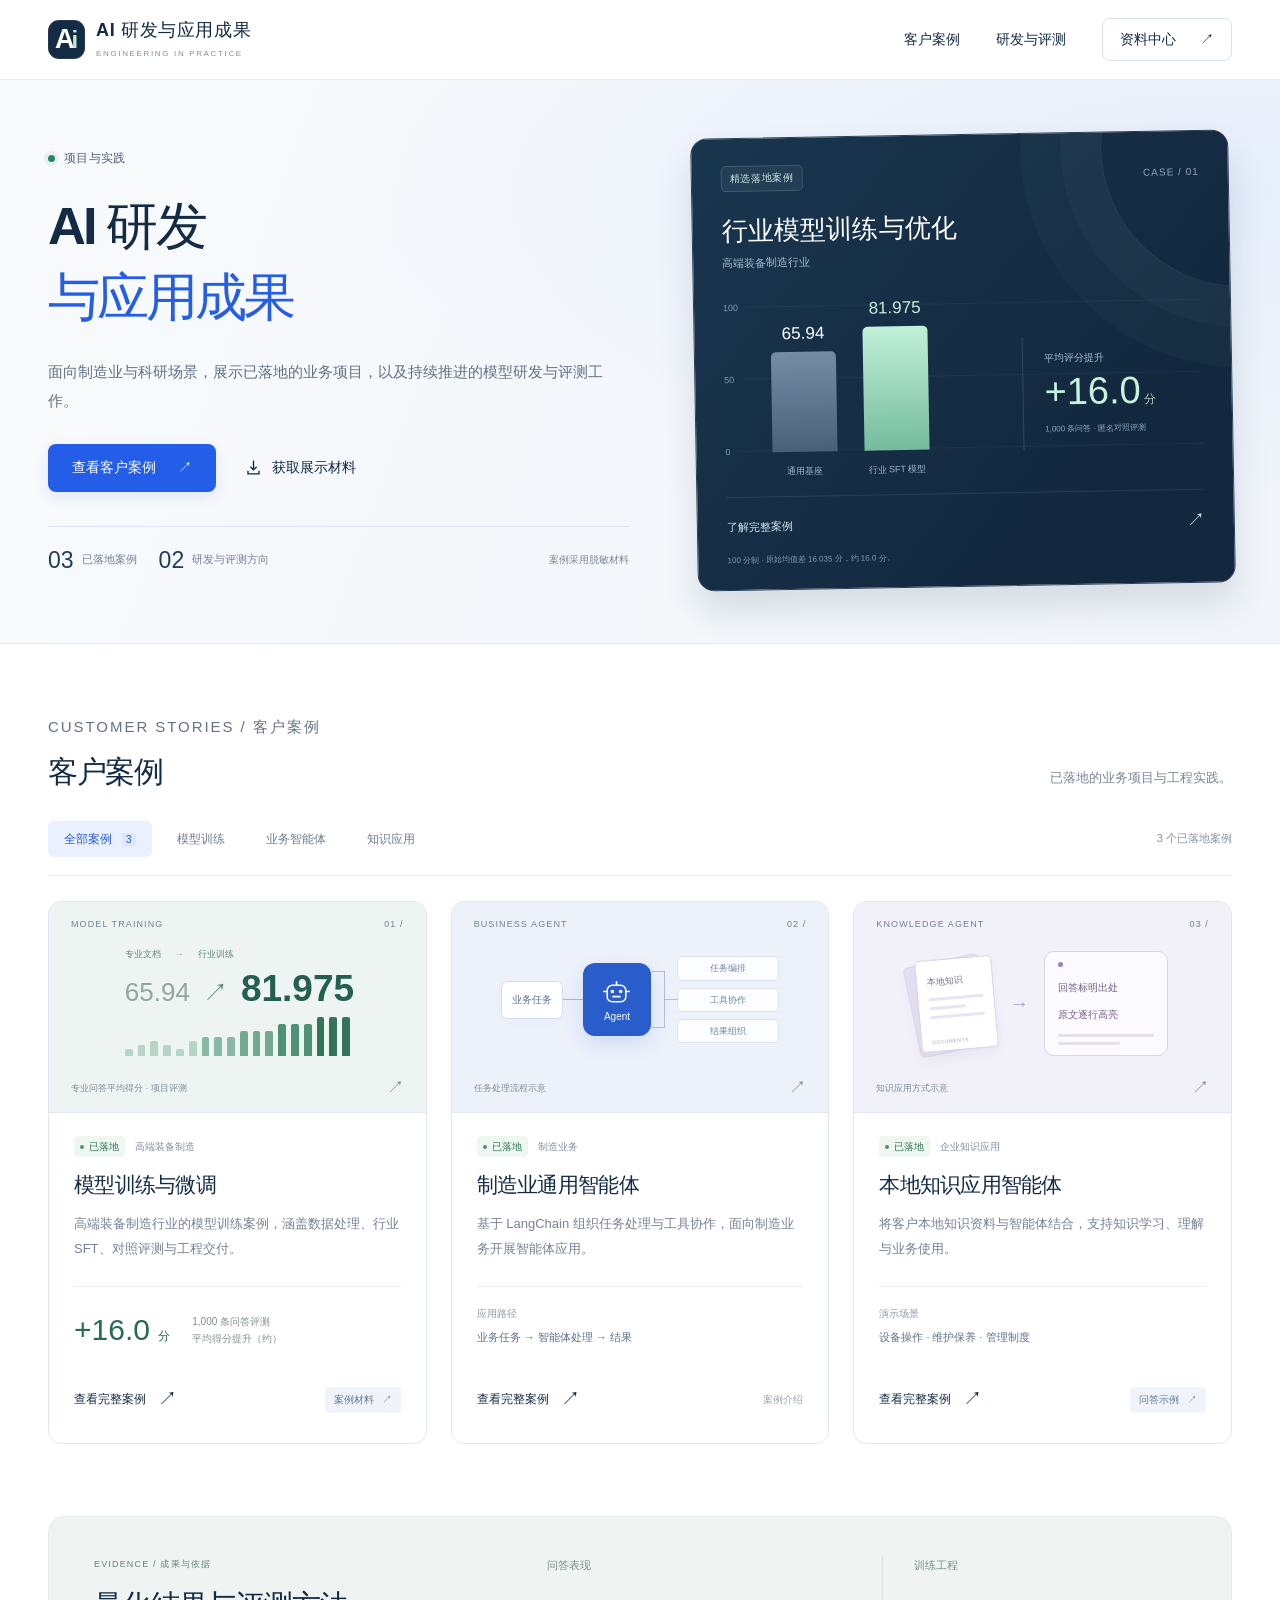
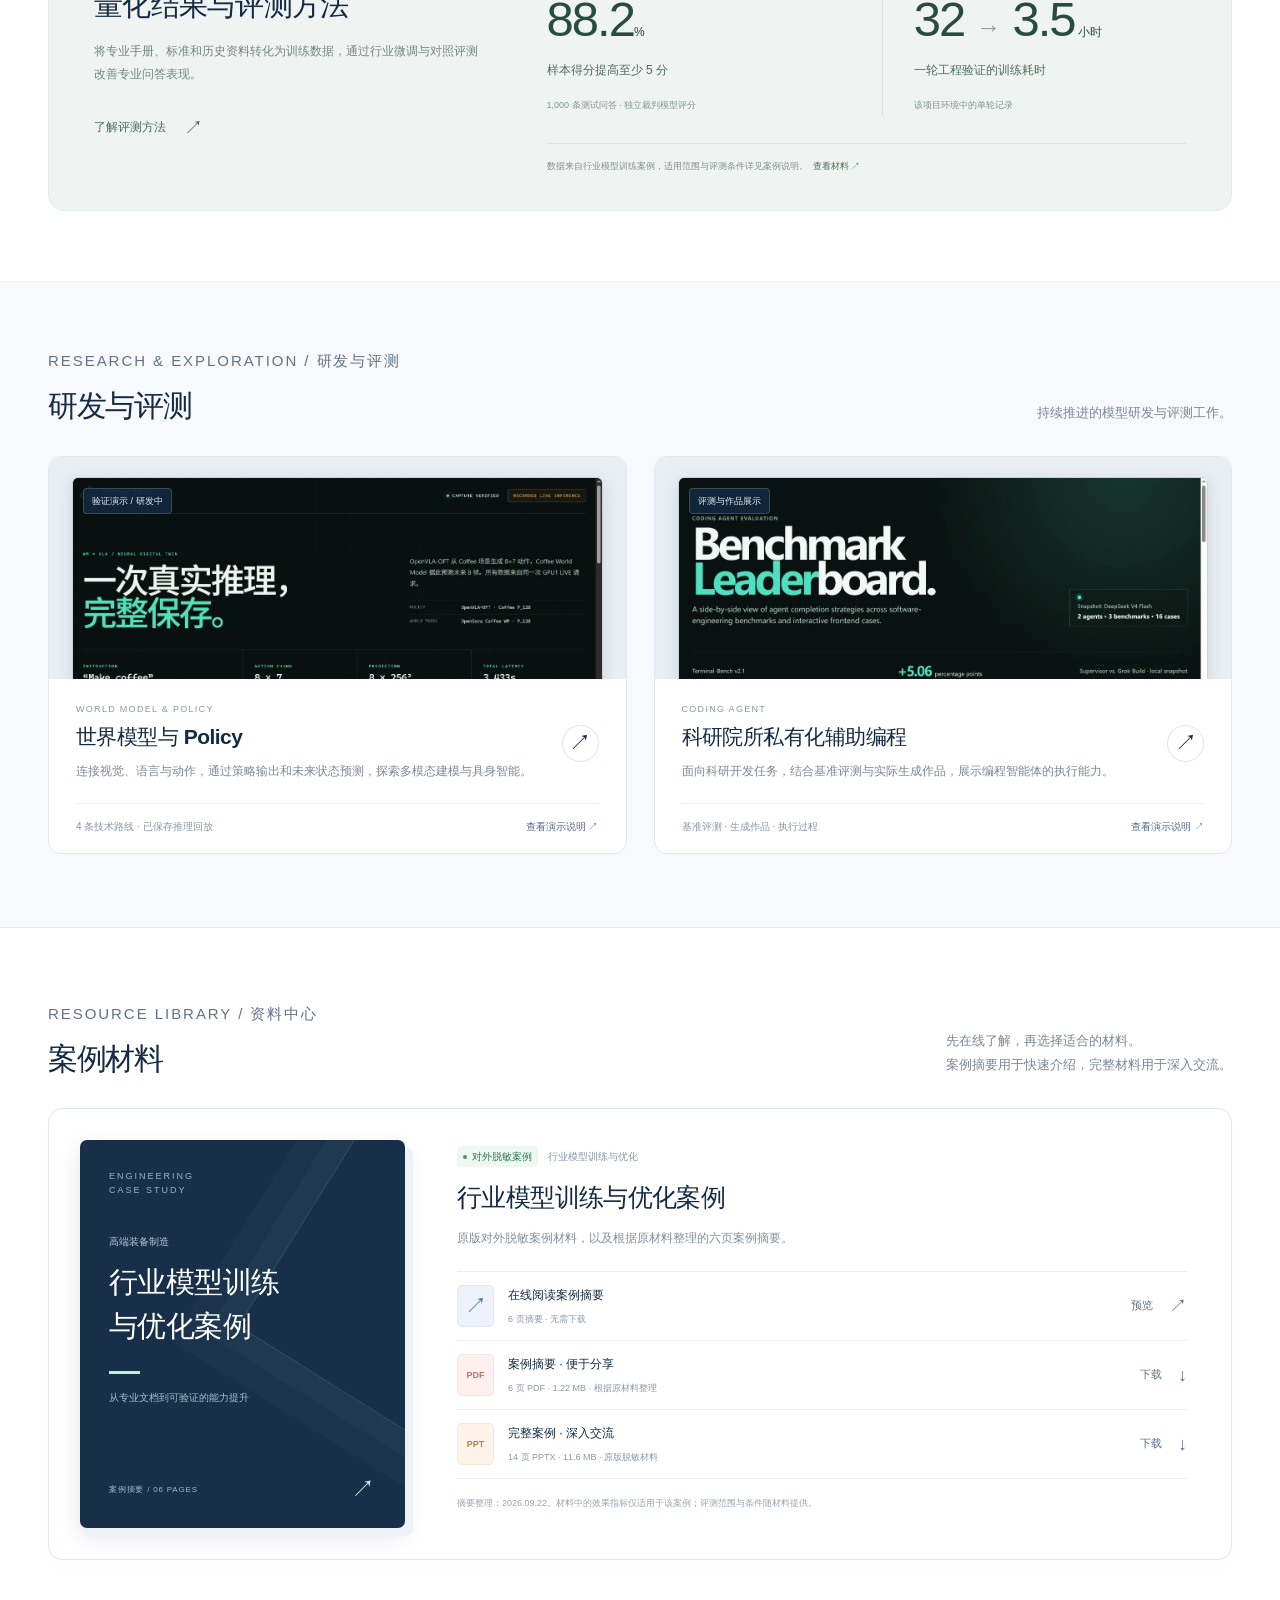
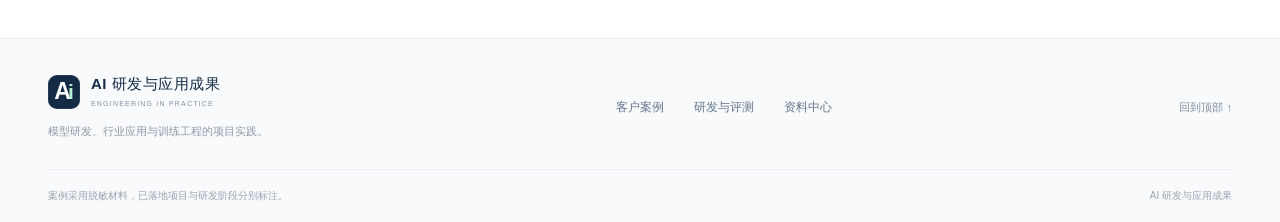
<file: index.html>
<!DOCTYPE html>

<html lang="zh-CN">
<head>
<meta charset="utf-8"/><meta content="width=device-width,initial-scale=1" name="viewport"/>
<title>AI 研发与应用成果 · 项目展示</title>
<meta content="探索世界模型、辅助编程、行业智能体与模型训练优化的工程实践，通过项目与评测了解 AI 研发和应用能力。" name="description"/>
<meta content="#142b45" name="theme-color"/><link href="assets/favicon.svg" rel="icon" type="image/svg+xml"/>
<link href="assets/styles.css" rel="stylesheet"/><link href="assets/preview.css" rel="stylesheet"/>
<script defer="" src="assets/demos.js"></script><script defer="" src="assets/site.js"></script><script defer="" src="assets/preview.js"></script>
</head>
<body class="portal-home">
<a class="skip-link" href="#main">跳到主要内容</a>
<header class="site-header"><div class="container header-inner">
<a aria-label="AI 研发与应用成果，首页" class="brand" href="index.html"><span aria-hidden="true" class="brand-mark">A<span>i</span></span><span><span class="brand-name">AI 研发与应用成果</span><span class="brand-sub">ENGINEERING IN PRACTICE</span></span></a>
<button aria-controls="main-navigation" aria-expanded="false" aria-label="打开导航菜单" class="menu-toggle" type="button"><svg aria-hidden="true" fill="none" stroke="currentColor" stroke-width="1.8" viewbox="0 0 24 24"><path d="M4 7h16M4 12h16M4 17h16"></path></svg></button>
<nav aria-label="主导航" class="main-nav" id="main-navigation"><a href="#projects">客户案例</a><a href="#research-projects">研发与评测</a><a class="nav-materials" href="#materials">资料中心 <span aria-hidden="true">↗</span></a></nav>
</div></header>
<main id="main">
<section class="showcase-hero"><div class="container hero-main">
<div class="hero-message"><p class="eyebrow"><span class="status-dot"></span>项目与实践</p>
<h1>AI 研发<br/><span>与应用成果</span></h1>
<p class="hero-description">面向制造业与科研场景，展示已落地的业务项目，以及持续推进的模型研发与评测工作。</p>
<div class="hero-actions"><a class="button button-primary" href="#projects">查看客户案例 <span aria-hidden="true">↗</span></a><a class="button button-quiet" href="#materials"><svg aria-hidden="true" fill="none" stroke="currentColor" stroke-width="1.7" viewbox="0 0 24 24"><path d="M12 3v12m-4-4 4 4 4-4M5 16v4h14v-4"></path></svg>获取展示材料</a></div>
<div class="hero-proof"><span><strong>03</strong> 已落地案例</span><span><strong>02</strong> 研发与评测方向</span><span class="proof-note">案例采用脱敏材料</span></div></div>
<a aria-label="查看高端装备制造行业模型训练与优化案例" class="hero-spotlight" href="projects/model-training.html">
<div class="spotlight-top"><span class="spotlight-label">精选落地案例</span><span class="spotlight-index">CASE / 01</span></div><h2>行业模型训练与优化</h2><p class="spotlight-description">高端装备制造行业</p>
<div aria-label="专业问答平均得分：通用基座65.94分，行业SFT模型81.975分，约提升16.0分" class="spotlight-chart" role="img"><div aria-hidden="true" class="chart-grid"><span>100</span><span>50</span><span>0</span></div><div class="hero-bar baseline"><span>65.94</span><i></i><small>通用基座</small></div><div class="hero-bar trained"><span>81.975</span><i></i><small>行业 SFT 模型</small></div><div class="chart-lift"><span>平均评分提升</span><strong>+16.0<small> 分</small></strong><em>1,000 条问答 · 匿名对照评测</em></div></div>
<div class="spotlight-bottom"><span>了解完整案例 <b aria-hidden="true">↗</b></span><small>100 分制 · 原始均值差 16.035 分，约 16.0 分。</small></div></a>
</div></section>
<section class="cases-section" id="projects"><div class="container">
<div class="section-heading"><div><p class="section-label">CUSTOMER STORIES / 客户案例</p><h2>客户案例</h2></div><p>已落地的业务项目与工程实践。</p></div>
<div class="case-toolbar"><div aria-label="按业务场景筛选案例" class="case-filters" role="group"><button aria-pressed="true" class="filter-button active" data-filter="all" type="button">全部案例 <span>3</span></button><button aria-pressed="false" class="filter-button" data-filter="training" type="button">模型训练</button><button aria-pressed="false" class="filter-button" data-filter="agent" type="button">业务智能体</button><button aria-pressed="false" class="filter-button" data-filter="knowledge" type="button">知识应用</button></div><span aria-live="polite" class="case-count" id="case-count">3 个已落地案例</span></div>
<div class="case-grid">
<article class="case-card" data-category="training"><a aria-label="查看行业模型训练与优化案例" class="case-cover cover-training" href="projects/model-training.html"><div class="cover-topline"><span>MODEL TRAINING</span><span>01 /</span></div><div aria-hidden="true" class="training-visual"><div class="training-input">专业文档 <span>→</span> 行业训练</div><div class="training-score"><span>65.94</span><i>↗</i><strong>81.975</strong></div><div class="training-bars"><i></i><i></i><i></i><i></i><i></i><i></i><i></i><i></i><i></i><i></i><i></i><i></i><i></i><i></i><i></i><i></i><i></i><i></i></div></div><div class="cover-caption"><span>专业问答平均得分 · 项目评测</span><span class="cover-arrow">↗</span></div></a>
<div class="case-body"><div class="case-meta"><span class="stage-tag"><i></i>已落地</span><span>高端装备制造</span></div><h3><a href="projects/model-training.html">模型训练与微调</a></h3><p>高端装备制造行业的模型训练案例，涵盖数据处理、行业 SFT、对照评测与工程交付。</p><div class="case-outcome"><strong>+16.0 <small>分</small></strong><span>1,000 条问答评测<br/>平均得分提升（约）</span></div><div class="case-links"><a class="text-link" href="projects/model-training.html">查看完整案例 <span aria-hidden="true">↗</span></a><a class="material-pill" href="materials/training-brief.html">案例材料 <span aria-hidden="true">↗</span></a></div></div></article>
<article class="case-card" data-category="agent"><a aria-label="查看制造业通用智能体案例" class="case-cover cover-agent" href="projects/manufacturing-agent.html"><div class="cover-topline"><span>BUSINESS AGENT</span><span>02 /</span></div><div aria-hidden="true" class="agent-visual"><div class="agent-node">业务任务</div><div class="agent-connector"></div><div class="agent-core"><svg fill="none" stroke="currentColor" stroke-width="1.5" viewbox="0 0 28 28"><rect height="16" rx="5" width="18" x="5" y="7"></rect><path d="M14 3v4M1 13h4m18 0h4M10 18h8"></path><circle cx="10" cy="13" r="1"></circle><circle cx="18" cy="13" r="1"></circle></svg><span>Agent</span></div><div class="agent-tools"><span>任务编排</span><span>工具协作</span><span>结果组织</span></div></div><div class="cover-caption"><span>任务处理流程示意</span><span class="cover-arrow">↗</span></div></a>
<div class="case-body"><div class="case-meta"><span class="stage-tag"><i></i>已落地</span><span>制造业务</span></div><h3><a href="projects/manufacturing-agent.html">制造业通用智能体</a></h3><p>基于 LangChain 组织任务处理与工具协作，面向制造业务开展智能体应用。</p><div class="case-delivery"><span>应用路径</span><strong>业务任务 → 智能体处理 → 结果</strong></div><div class="case-links"><a class="text-link" href="projects/manufacturing-agent.html">查看完整案例 <span aria-hidden="true">↗</span></a><span class="resource-type">案例介绍</span></div></div></article>
<article class="case-card" data-category="knowledge"><a aria-label="查看本地知识应用智能体案例" class="case-cover cover-knowledge" href="projects/knowledge-agent.html"><div class="cover-topline"><span>KNOWLEDGE AGENT</span><span>03 /</span></div><div aria-hidden="true" class="knowledge-visual"><div class="doc-stack"><div class="document back"></div><div class="document"><span>本地知识</span><i></i><i></i><i></i><small>DOCUMENTS</small></div></div><div class="knowledge-connection">→</div><div class="answer-bubble"><span class="answer-dot"></span><strong>回答标明出处<br/>原文逐行高亮</strong><div><i></i><i></i></div></div></div><div class="cover-caption"><span>知识应用方式示意</span><span class="cover-arrow">↗</span></div></a>
<div class="case-body"><div class="case-meta"><span class="stage-tag"><i></i>已落地</span><span>企业知识应用</span></div><h3><a href="projects/knowledge-agent.html">本地知识应用智能体</a></h3><p>将客户本地知识资料与智能体结合，支持知识学习、理解与业务使用。</p><div class="case-delivery"><span>演示场景</span><strong>设备操作 · 维护保养 · 管理制度</strong></div><div class="case-links"><a class="text-link" href="projects/knowledge-agent.html">查看完整案例 <span aria-hidden="true">↗</span></a><a class="material-pill" href="projects/knowledge-agent.html#value">问答示例 <span aria-hidden="true">↗</span></a></div></div></article>
</div><noscript><p class="source-note">以上显示全部案例，可直接进入详情页。</p></noscript>
</div></section>
<section class="evidence-section" id="featured"><div class="container evidence-panel"><div class="evidence-intro"><p class="section-label">EVIDENCE / 成果与依据</p><h2>量化结果与评测方法</h2><p>将专业手册、标准和历史资料转化为训练数据，通过行业微调与对照评测改善专业问答表现。</p><a class="text-link" href="projects/model-training.html#results">了解评测方法 <span aria-hidden="true">↗</span></a></div><div class="evidence-facts"><div class="evidence-fact"><span class="fact-label">问答表现</span><strong>88.2<span>%</span></strong><p>样本得分提高至少 5 分</p><small>1,000 条测试问答 · 独立裁判模型评分</small></div><div class="evidence-fact"><span class="fact-label">训练工程</span><strong>32 <span class="fact-arrow">→</span> 3.5<span> 小时</span></strong><p>一轮工程验证的训练耗时</p><small>该项目环境中的单轮记录</small></div><p class="evidence-source">数据来自行业模型训练案例，适用范围与评测条件详见案例说明。<a href="materials/training-brief.html">查看材料 ↗</a></p></div></div></section>
<section class="research-section" id="research-projects"><div class="container"><div class="section-heading"><div><p class="section-label">RESEARCH &amp; EXPLORATION / 研发与评测</p><h2>研发与评测</h2></div><p>持续推进的模型研发与评测工作。</p></div><div class="exploration-grid">
<article class="exploration-card"><a class="exploration-image" href="projects/world-model.html"><img alt="Neural Twin 世界模型验证演示界面" height="712" loading="lazy" src="assets/images/world-model.webp" width="1265"/><span class="image-stage">验证演示 / 研发中</span></a><div class="exploration-body"><div><p class="exploration-kicker">WORLD MODEL &amp; POLICY</p><h3><a href="projects/world-model.html">世界模型与 Policy</a></h3><p>连接视觉、语言与动作，通过策略输出和未来状态预测，探索多模态建模与具身智能。</p></div><a aria-label="探索世界模型项目" class="round-link" href="projects/world-model.html">↗</a></div><div class="exploration-footer"><span>4 条技术路线 · 已保存推理回放</span><a href="projects/world-model.html#evidence">查看演示说明 ↗</a></div></article>
<article class="exploration-card"><a class="exploration-image" href="projects/coding-agent.html"><img alt="辅助编程评测与生成作品展示界面" height="712" loading="lazy" src="assets/images/coding-agent.webp" width="1265"/><span class="image-stage">评测与作品展示</span></a><div class="exploration-body"><div><p class="exploration-kicker">CODING AGENT</p><h3><a href="projects/coding-agent.html">科研院所私有化辅助编程</a></h3><p>面向科研开发任务，结合基准评测与实际生成作品，展示编程智能体的执行能力。</p></div><a aria-label="查看私有化辅助编程项目" class="round-link" href="projects/coding-agent.html">↗</a></div><div class="exploration-footer"><span>基准评测 · 生成作品 · 执行过程</span><a href="projects/coding-agent.html#outputs">查看演示说明 ↗</a></div></article>
</div></div></section>
<section class="materials-section" id="materials"><div class="container"><div class="section-heading"><div><p class="section-label">RESOURCE LIBRARY / 资料中心</p><h2>案例材料</h2></div><p>先在线了解，再选择适合的材料。<br/>案例摘要用于快速介绍，完整材料用于深入交流。</p></div><div class="resource-panel">
<a aria-label="在线预览行业模型训练案例摘要" class="resource-cover" href="materials/training-brief.html"><span>ENGINEERING<br/>CASE STUDY</span><div><small>高端装备制造</small><h3>行业模型训练<br/>与优化案例</h3><i></i><p>从专业文档到可验证的能力提升</p></div><div class="cover-foot"><span>案例摘要 / 06 PAGES</span><span>↗</span></div></a>
<div class="resource-content"><span class="resource-eyebrow"><span class="stage-tag"><i></i>对外脱敏案例</span> 行业模型训练与优化</span><h3>行业模型训练与优化案例</h3><p class="resource-description">原版对外脱敏案例材料，以及根据原材料整理的六页案例摘要。</p><div class="resource-options">
<a class="resource-row" href="materials/training-brief.html"><span class="file-icon html-icon">↗</span><span><strong>在线阅读案例摘要</strong><small>6 页摘要 · 无需下载</small></span><span class="resource-action">预览 <b aria-hidden="true">↗</b></span></a>
<a class="resource-row" download="行业模型训练与优化_案例摘要.pdf" href="assets/materials/model-training-brief.pdf"><span class="file-icon pdf-icon">PDF</span><span><strong>案例摘要 · 便于分享</strong><small>6 页 PDF · 1.22 MB · 根据原材料整理</small></span><span class="resource-action">下载 <b aria-hidden="true">↓</b></span></a>
<a class="resource-row" download="模型训练与优化案例_对外脱敏版.pptx" href="assets/materials/model-training-case.pptx"><span class="file-icon ppt-icon">PPT</span><span><strong>完整案例 · 深入交流</strong><small>14 页 PPTX · 11.6 MB · 原版脱敏材料</small></span><span class="resource-action">下载 <b aria-hidden="true">↓</b></span></a>
</div><p class="resource-note">摘要整理：2026.09.22。材料中的效果指标仅适用于该案例；评测范围与条件随材料提供。</p></div>
</div></div></section>
</main>
<footer class="site-footer"><div class="container"><div class="footer-main"><div><a class="brand" href="index.html"><span aria-hidden="true" class="brand-mark">A<span>i</span></span><span><span class="brand-name">AI 研发与应用成果</span><span class="brand-sub">ENGINEERING IN PRACTICE</span></span></a><p class="footer-copy">模型研发、行业应用与训练工程的项目实践。</p></div><nav aria-label="页脚导航" class="footer-links"><a href="#projects">客户案例</a><a href="#research-projects">研发与评测</a><a href="#materials">资料中心</a></nav><a class="back-top" href="#main">回到顶部 ↑</a></div><div class="footer-bottom"><span>案例采用脱敏材料，已落地项目与研发阶段分别标注。</span><span>AI 研发与应用成果</span></div></div></footer>
</body></html>
</file>
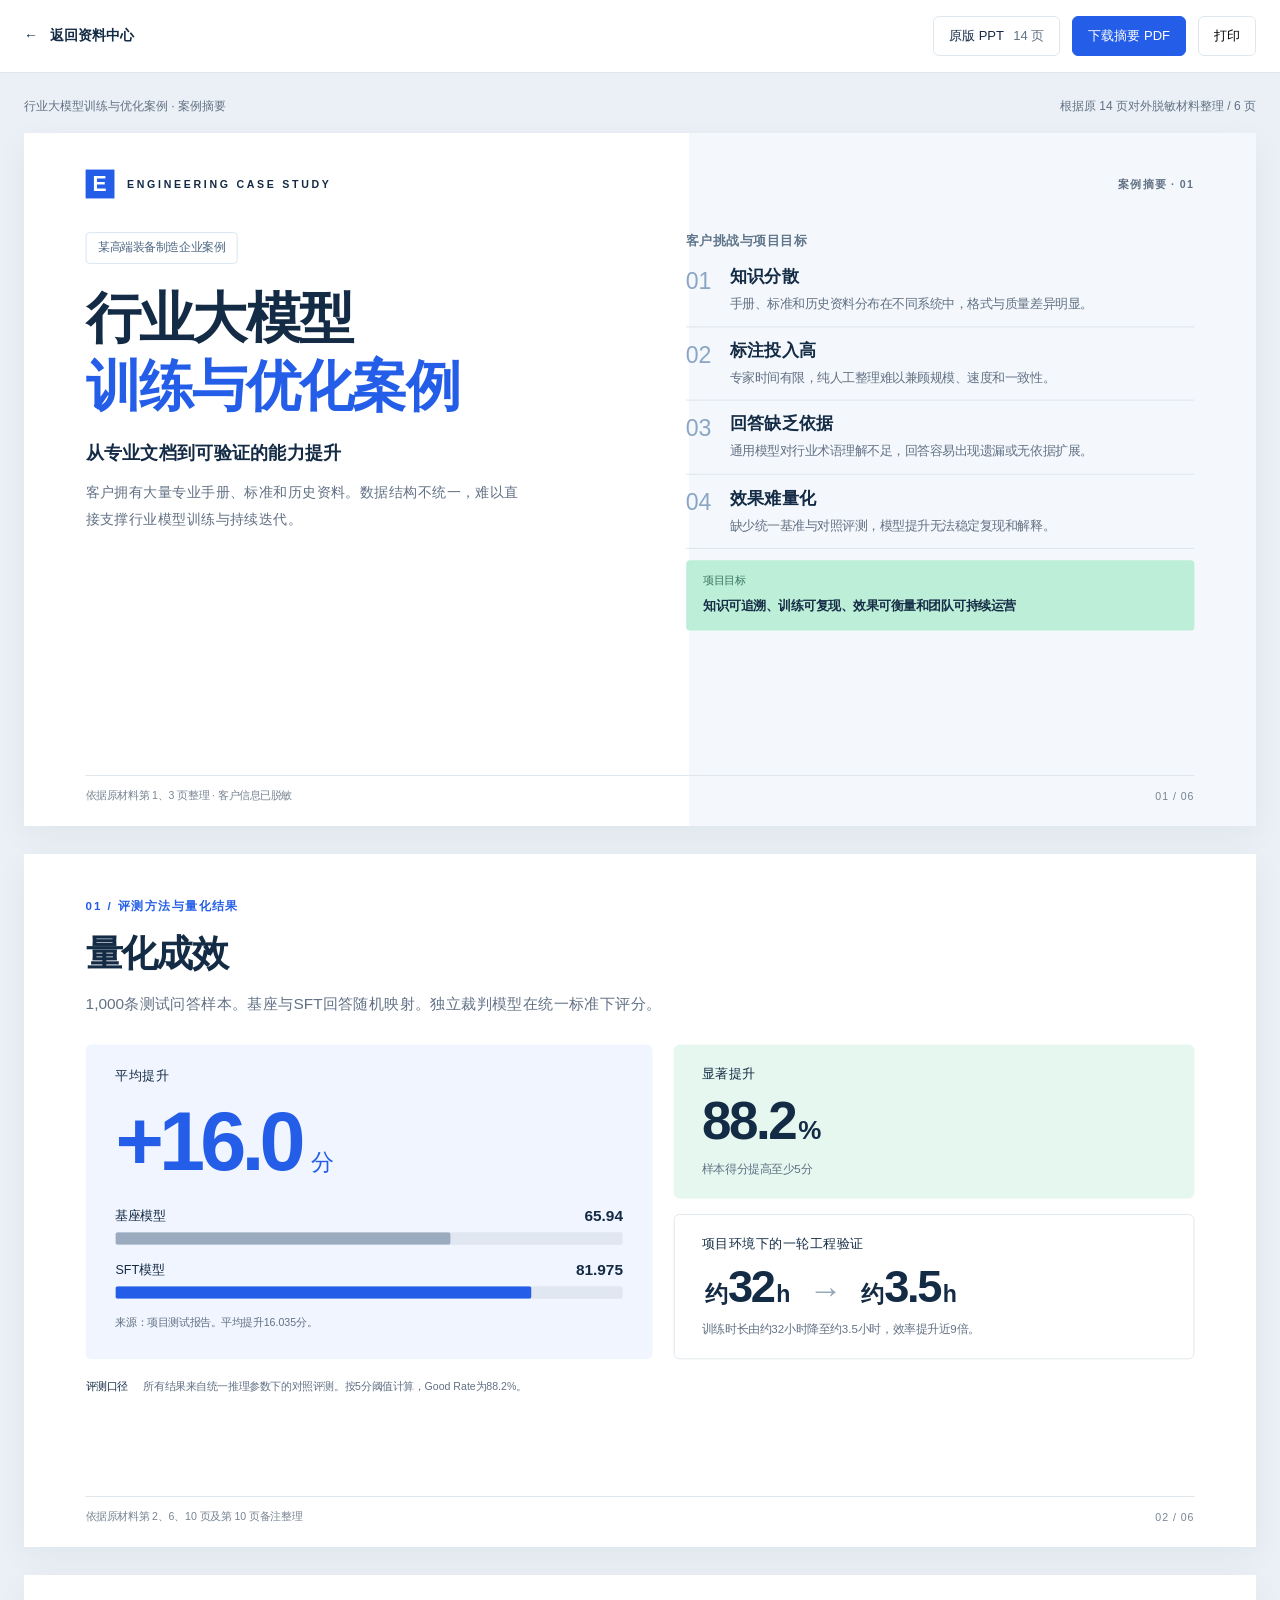
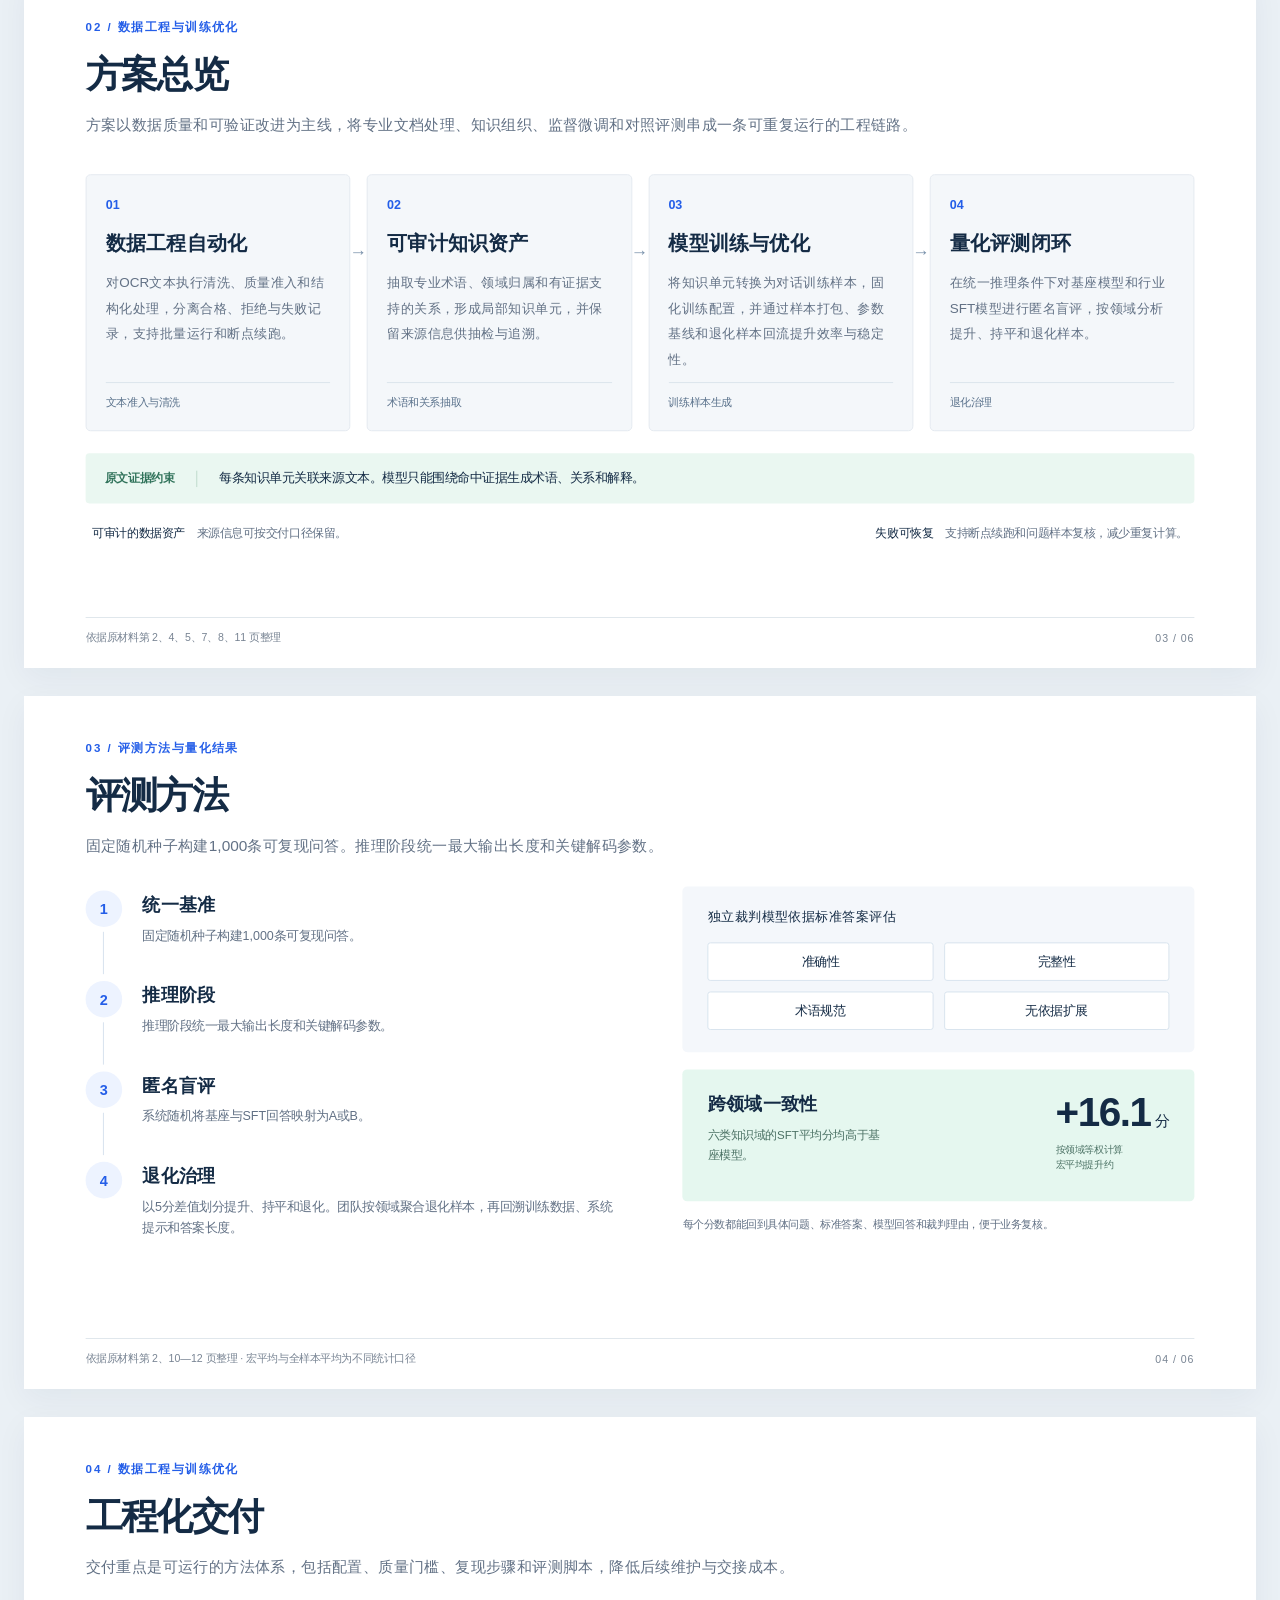
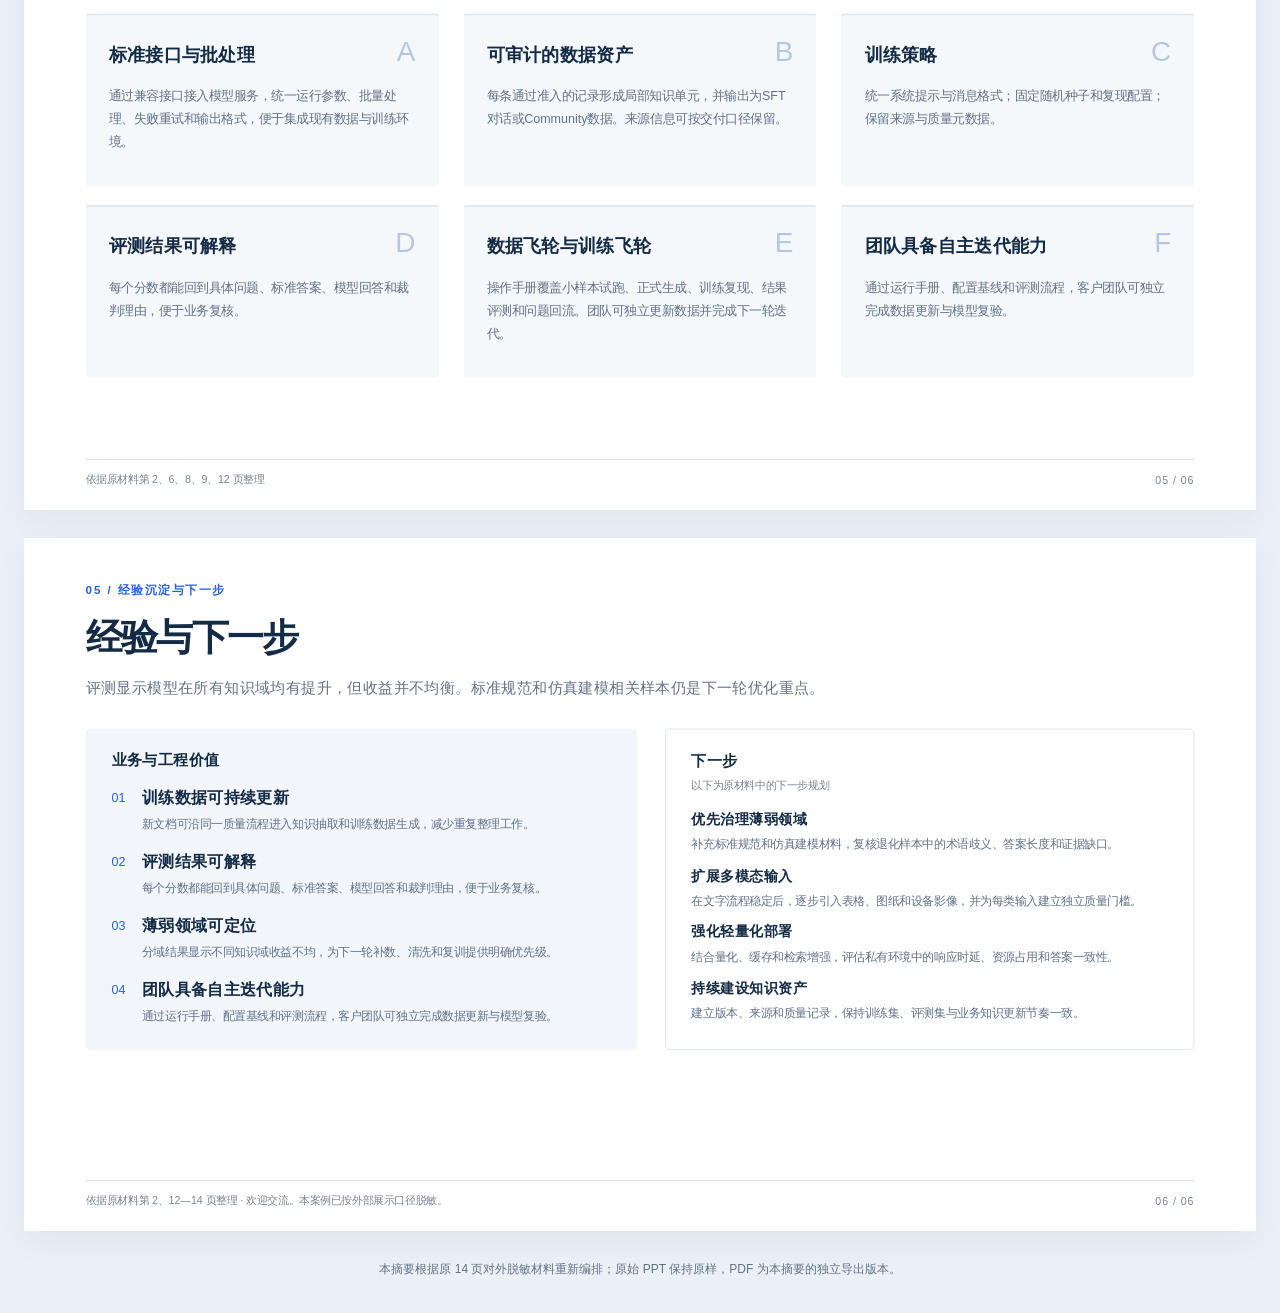
<file: materials/training-brief.html>
<!doctype html>
<html lang="zh-CN">
<head>
  <meta charset="utf-8">
  <meta name="viewport" content="width=device-width, initial-scale=1">
  <meta name="description" content="行业大模型训练与优化案例：从专业文档到可验证的能力提升。根据原14页对外脱敏材料整理的6页摘要。">
  <title>行业大模型训练与优化案例｜案例摘要</title>
  <link rel="stylesheet" href="../assets/materials.css">
</head>
<body>
  <header class="toolbar">
    <a class="back-link" href="../index.html#materials"><span aria-hidden="true">←</span> 返回资料中心</a>
    <div class="toolbar-actions">
      <a href="../assets/materials/model-training-case.pptx" download>原版 PPT <span>14 页</span></a>
      <a class="primary-link" href="../assets/materials/model-training-brief.pdf" download>下载摘要 PDF</a>
      <button type="button" onclick="window.print()">打印</button>
    </div>
  </header>
  <main aria-label="行业大模型训练与优化案例摘要，共六页">
    <div class="deck-caption"><span>行业大模型训练与优化案例 · 案例摘要</span><span>根据原 14 页对外脱敏材料整理 / 6 页</span></div>

    <div class="page-frame"><section class="slide cover" aria-label="第1页，客户挑战">
      <div class="eyebrow"><span class="brand-mark">E</span> ENGINEERING CASE STUDY <span class="edition">案例摘要 · 01</span></div>
      <div class="cover-layout">
        <div class="cover-copy">
          <p class="pill">某高端装备制造企业案例</p>
          <h1>行业大模型<br><em>训练与优化案例</em></h1>
          <p class="cover-subtitle">从专业文档到可验证的能力提升</p>
          <p class="cover-description">客户拥有大量专业手册、标准和历史资料。数据结构不统一，难以直接支撑行业模型训练与持续迭代。</p>
        </div>
        <div class="cover-visual">
          <div class="visual-label">客户挑战与项目目标</div>
          <div class="challenge-row"><b>01</b><div><h2>知识分散</h2><p>手册、标准和历史资料分布在不同系统中，格式与质量差异明显。</p></div></div>
          <div class="challenge-row"><b>02</b><div><h2>标注投入高</h2><p>专家时间有限，纯人工整理难以兼顾规模、速度和一致性。</p></div></div>
          <div class="challenge-row"><b>03</b><div><h2>回答缺乏依据</h2><p>通用模型对行业术语理解不足，回答容易出现遗漏或无依据扩展。</p></div></div>
          <div class="challenge-row"><b>04</b><div><h2>效果难量化</h2><p>缺少统一基准与对照评测，模型提升无法稳定复现和解释。</p></div></div>
          <div class="outcome-ribbon"><span>项目目标</span><strong>知识可追溯、训练可复现、效果可衡量和团队可持续运营</strong></div>
        </div>
      </div>
      <footer class="slide-footer"><span>依据原材料第 1、3 页整理 · 客户信息已脱敏</span><span>01 / 06</span></footer>
    </section></div>

    <div class="page-frame"><section class="slide" aria-label="第2页，量化成效">
      <div class="section-kicker">01 / 评测方法与量化结果</div>
      <h2 class="slide-title">量化成效</h2>
      <p class="slide-intro">1,000条测试问答样本。基座与SFT回答随机映射。独立裁判模型在统一标准下评分。</p>
      <div class="results-grid">
        <div class="score-panel">
          <div class="metric-label">平均提升</div>
          <div class="hero-number">+16.0<span>分</span></div>
          <div class="bar-group"><div class="bar-label"><span>基座模型</span><b>65.94</b></div><div class="bar-track"><div class="bar baseline" style="width:65.94%"></div></div></div>
          <div class="bar-group"><div class="bar-label"><span>SFT模型</span><b>81.975</b></div><div class="bar-track"><div class="bar trained" style="width:81.975%"></div></div></div>
          <p class="panel-note">来源：项目测试报告。平均提升16.035分。</p>
        </div>
        <div class="secondary-metrics">
          <article class="metric-card mint"><div class="metric-label">显著提升</div><div class="metric-number">88.2<span>%</span></div><p>样本得分提高至少5分</p></article>
          <article class="metric-card"><div class="metric-label">项目环境下的一轮工程验证</div><div class="metric-number time"><span>约</span>32<span>h</span><i>→</i><span>约</span>3.5<span>h</span></div><p>训练时长由约32小时降至约3.5小时，效率提升近9倍。</p></article>
        </div>
      </div>
      <div class="precision-note"><b>评测口径</b><span>所有结果来自统一推理参数下的对照评测。按5分阈值计算，Good Rate为88.2%。</span></div>
      <footer class="slide-footer"><span>依据原材料第 2、6、10 页及第 10 页备注整理</span><span>02 / 06</span></footer>
    </section></div>

    <div class="page-frame"><section class="slide" aria-label="第3页，方案总览">
      <div class="section-kicker">02 / 数据工程与训练优化</div>
      <h2 class="slide-title">方案总览</h2>
      <p class="slide-intro">方案以数据质量和可验证改进为主线，将专业文档处理、知识组织、监督微调和对照评测串成一条可重复运行的工程链路。</p>
      <div class="process-grid">
        <article class="process-card"><div class="step-number">01</div><h3>数据工程自动化</h3><p>对OCR文本执行清洗、质量准入和结构化处理，分离合格、拒绝与失败记录，支持批量运行和断点续跑。</p><div class="card-output">文本准入与清洗</div></article>
        <article class="process-card"><div class="step-number">02</div><h3>可审计知识资产</h3><p>抽取专业术语、领域归属和有证据支持的关系，形成局部知识单元，并保留来源信息供抽检与追溯。</p><div class="card-output">术语和关系抽取</div></article>
        <article class="process-card"><div class="step-number">03</div><h3>模型训练与优化</h3><p>将知识单元转换为对话训练样本，固化训练配置，并通过样本打包、参数基线和退化样本回流提升效率与稳定性。</p><div class="card-output">训练样本生成</div></article>
        <article class="process-card"><div class="step-number">04</div><h3>量化评测闭环</h3><p>在统一推理条件下对基座模型和行业SFT模型进行匿名盲评，按领域分析提升、持平和退化样本。</p><div class="card-output">退化治理</div></article>
      </div>
      <div class="evidence-strip"><div class="evidence-tag">原文证据约束</div><p>每条知识单元关联来源文本。模型只能围绕命中证据生成术语、关系和解释。</p></div>
      <div class="process-bottom"><span><b>可审计的数据资产</b> 来源信息可按交付口径保留。</span><span><b>失败可恢复</b> 支持断点续跑和问题样本复核，减少重复计算。</span></div>
      <footer class="slide-footer"><span>依据原材料第 2、4、5、7、8、11 页整理</span><span>03 / 06</span></footer>
    </section></div>

    <div class="page-frame"><section class="slide" aria-label="第4页，评测方法">
      <div class="section-kicker">03 / 评测方法与量化结果</div>
      <h2 class="slide-title">评测方法</h2>
      <p class="slide-intro">固定随机种子构建1,000条可复现问答。推理阶段统一最大输出长度和关键解码参数。</p>
      <div class="evaluation-layout">
        <div class="evaluation-steps">
          <div class="evaluation-step"><span>1</span><div><h3>统一基准</h3><p>固定随机种子构建1,000条可复现问答。</p></div></div>
          <div class="evaluation-step"><span>2</span><div><h3>推理阶段</h3><p>推理阶段统一最大输出长度和关键解码参数。</p></div></div>
          <div class="evaluation-step"><span>3</span><div><h3>匿名盲评</h3><p>系统随机将基座与SFT回答映射为A或B。</p></div></div>
          <div class="evaluation-step"><span>4</span><div><h3>退化治理</h3><p>以5分差值划分提升、持平和退化。团队按领域聚合退化样本，再回溯训练数据、系统提示和答案长度。</p></div></div>
        </div>
        <div class="evaluation-right">
          <div class="rubric-panel"><div class="metric-label">独立裁判模型依据标准答案评估</div><div class="rubric-grid"><span>准确性</span><span>完整性</span><span>术语规范</span><span>无依据扩展</span></div></div>
          <div class="domain-panel"><b>跨领域一致性</b><p>六类知识域的SFT平均分均高于基座模型。</p><div class="domain-stat"><strong>+16.1<small>分</small></strong><span>按领域等权计算<br>宏平均提升约</span></div></div>
          <p class="evaluation-note">每个分数都能回到具体问题、标准答案、模型回答和裁判理由，便于业务复核。</p>
        </div>
      </div>
      <footer class="slide-footer"><span>依据原材料第 2、10—12 页整理 · 宏平均与全样本平均为不同统计口径</span><span>04 / 06</span></footer>
    </section></div>

    <div class="page-frame"><section class="slide" aria-label="第5页，工程化交付">
      <div class="section-kicker">04 / 数据工程与训练优化</div>
      <h2 class="slide-title">工程化交付</h2>
      <p class="slide-intro">交付重点是可运行的方法体系，包括配置、质量门槛、复现步骤和评测脚本，降低后续维护与交接成本。</p>
      <div class="delivery-grid">
        <article><div class="delivery-index">A</div><h3>标准接口与批处理</h3><p>通过兼容接口接入模型服务，统一运行参数、批量处理、失败重试和输出格式，便于集成现有数据与训练环境。</p></article>
        <article><div class="delivery-index">B</div><h3>可审计的数据资产</h3><p>每条通过准入的记录形成局部知识单元，并输出为SFT对话或Community数据。来源信息可按交付口径保留。</p></article>
        <article><div class="delivery-index">C</div><h3>训练策略</h3><p>统一系统提示与消息格式；固定随机种子和复现配置；保留来源与质量元数据。</p></article>
        <article><div class="delivery-index">D</div><h3>评测结果可解释</h3><p>每个分数都能回到具体问题、标准答案、模型回答和裁判理由，便于业务复核。</p></article>
        <article><div class="delivery-index">E</div><h3>数据飞轮与训练飞轮</h3><p>操作手册覆盖小样本试跑、正式生成、训练复现、结果评测和问题回流。团队可独立更新数据并完成下一轮迭代。</p></article>
        <article><div class="delivery-index">F</div><h3>团队具备自主迭代能力</h3><p>通过运行手册、配置基线和评测流程，客户团队可独立完成数据更新与模型复验。</p></article>
      </div>
      <footer class="slide-footer"><span>依据原材料第 2、6、8、9、12 页整理</span><span>05 / 06</span></footer>
    </section></div>

    <div class="page-frame"><section class="slide closing" aria-label="第6页，经验与下一步">
      <div class="section-kicker">05 / 经验沉淀与下一步</div>
      <h2 class="slide-title">经验与下一步</h2>
      <p class="slide-intro">评测显示模型在所有知识域均有提升，但收益并不均衡。标准规范和仿真建模相关样本仍是下一轮优化重点。</p>
      <div class="closing-layout">
        <div class="fit-panel"><div class="panel-title">业务与工程价值</div><div class="fit-row"><span>01</span><div><h3>训练数据可持续更新</h3><p>新文档可沿同一质量流程进入知识抽取和训练数据生成，减少重复整理工作。</p></div></div><div class="fit-row"><span>02</span><div><h3>评测结果可解释</h3><p>每个分数都能回到具体问题、标准答案、模型回答和裁判理由，便于业务复核。</p></div></div><div class="fit-row"><span>03</span><div><h3>薄弱领域可定位</h3><p>分域结果显示不同知识域收益不均，为下一轮补数、清洗和复训提供明确优先级。</p></div></div><div class="fit-row"><span>04</span><div><h3>团队具备自主迭代能力</h3><p>通过运行手册、配置基线和评测流程，客户团队可独立完成数据更新与模型复验。</p></div></div></div>
        <div class="next-panel"><div class="panel-title">下一步</div><p class="planning-label">以下为原材料中的下一步规划</p><ul><li><b>优先治理薄弱领域</b><span>补充标准规范和仿真建模材料，复核退化样本中的术语歧义、答案长度和证据缺口。</span></li><li><b>扩展多模态输入</b><span>在文字流程稳定后，逐步引入表格、图纸和设备影像，并为每类输入建立独立质量门槛。</span></li><li><b>强化轻量化部署</b><span>结合量化、缓存和检索增强，评估私有环境中的响应时延、资源占用和答案一致性。</span></li><li><b>持续建设知识资产</b><span>建立版本、来源和质量记录，保持训练集、评测集与业务知识更新节奏一致。</span></li></ul></div>
      </div>
      <footer class="slide-footer"><span>依据原材料第 2、12—14 页整理 · 欢迎交流。本案例已按外部展示口径脱敏。</span><span>06 / 06</span></footer>
    </section></div>
  </main>
  <footer class="web-footer">本摘要根据原 14 页对外脱敏材料重新编排；原始 PPT 保持原样，PDF 为本摘要的独立导出版本。</footer>
  <script>
    function scaleSlides() {
      document.querySelectorAll('.page-frame').forEach(function(frame) {
        var scale = Math.min(1, frame.clientWidth / 1280);
        frame.style.height = (720 * scale) + 'px';
        frame.querySelector('.slide').style.transform = 'scale(' + scale + ')';
      });
    }
    window.addEventListener('resize', scaleSlides);
    scaleSlides();
  </script>
</body>
</html>
</file>
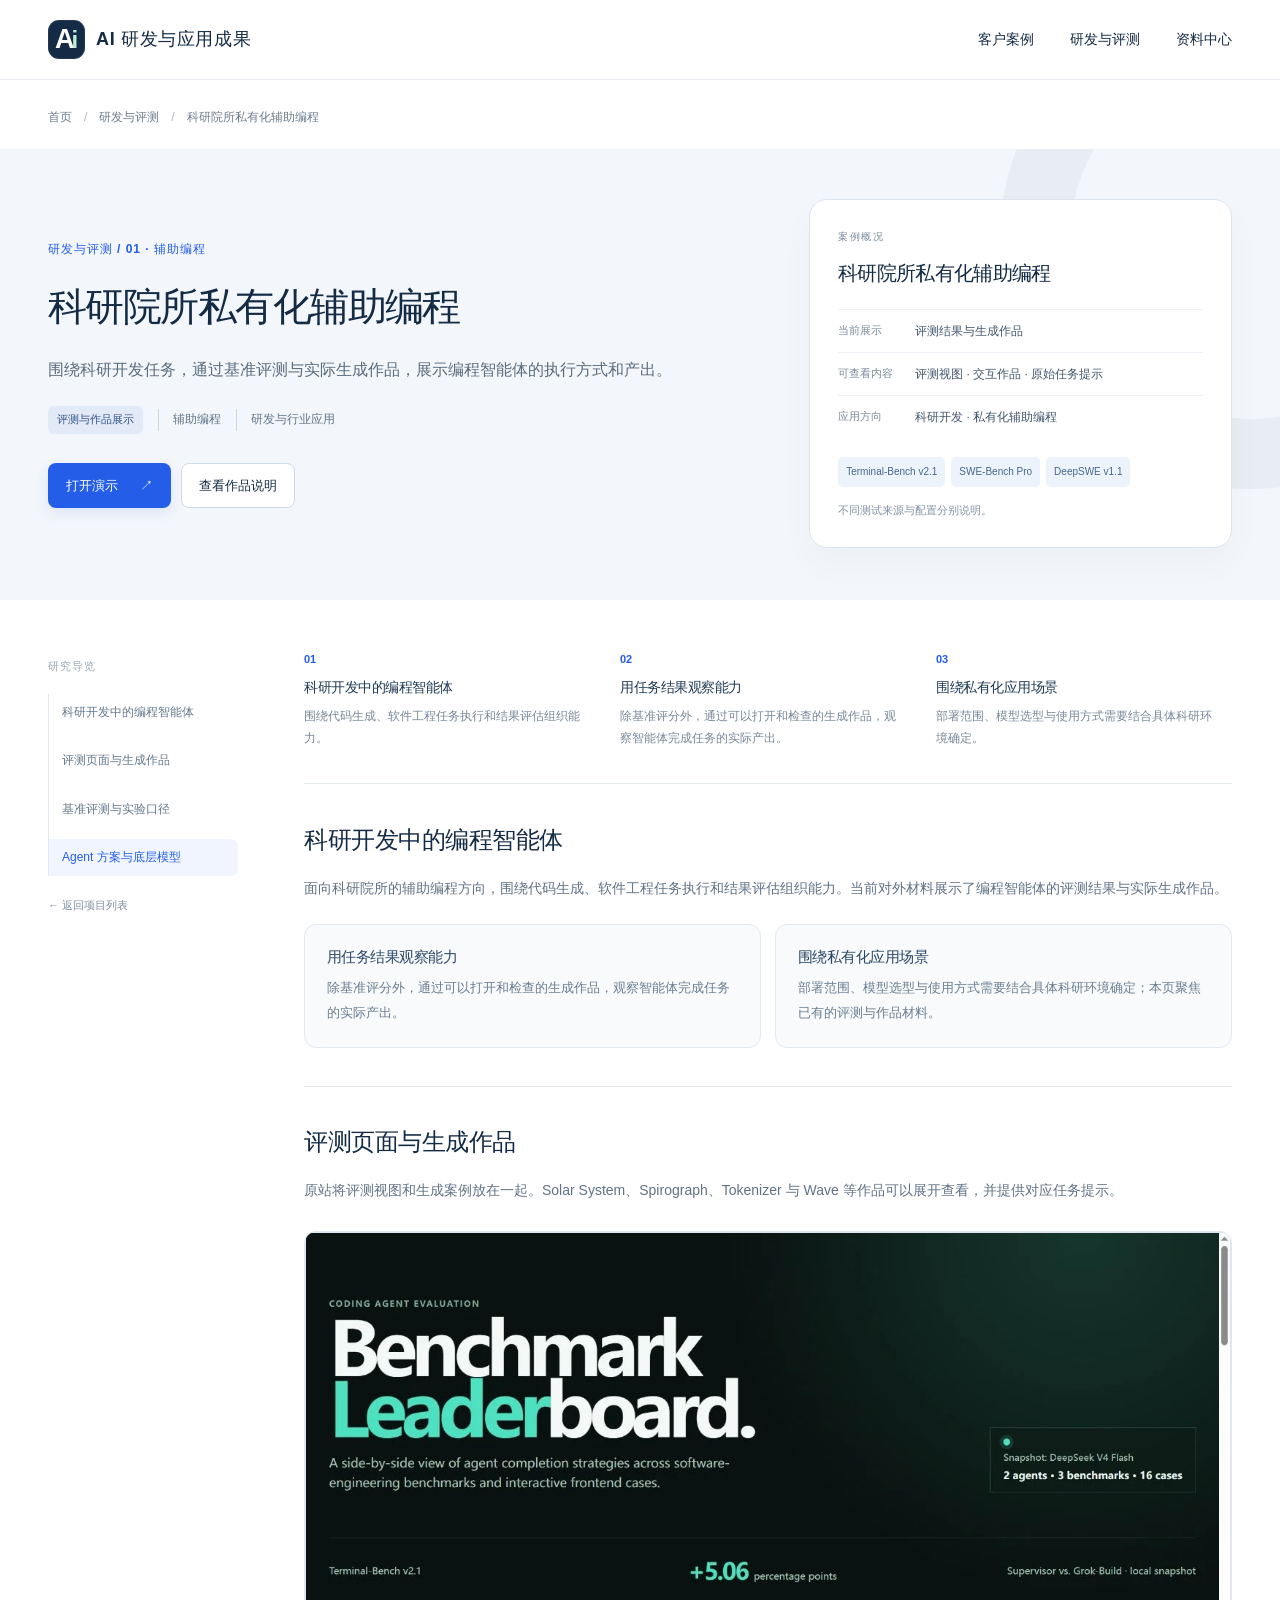
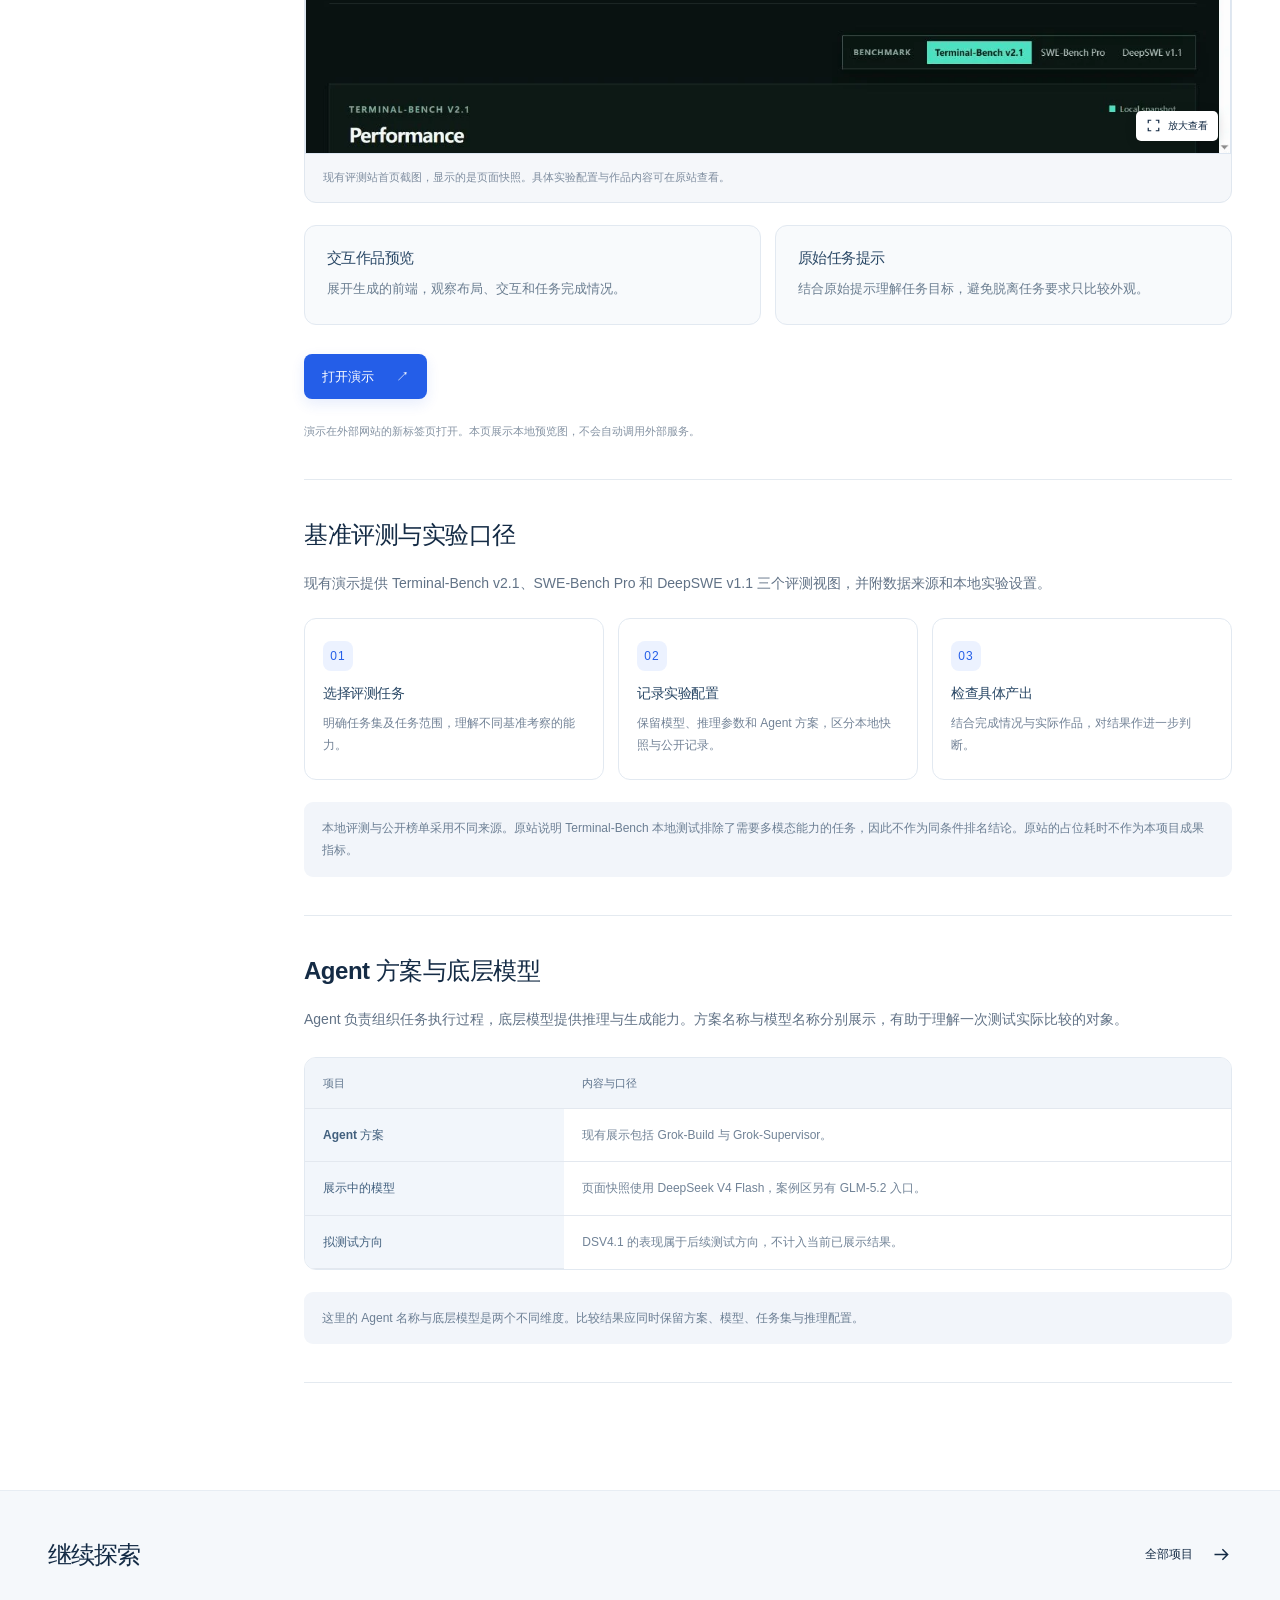
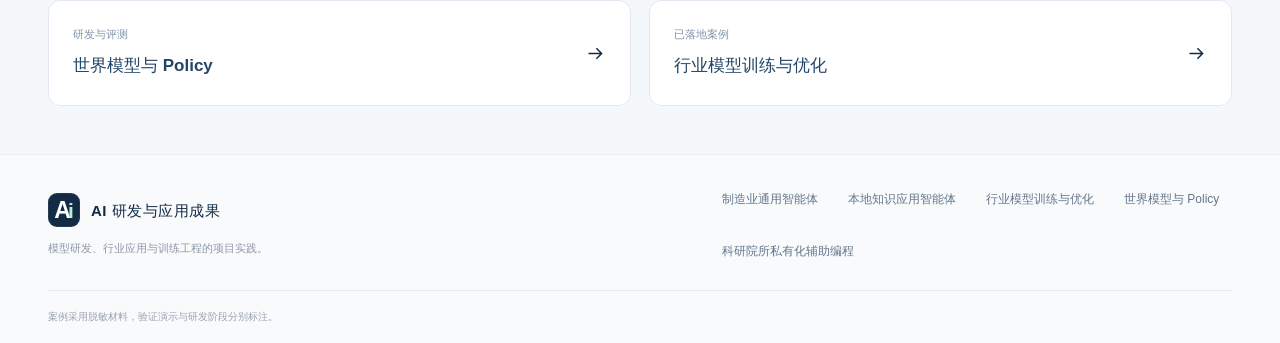
<file: projects/coding-agent.html>
<!DOCTYPE html>

<html lang="zh-CN">
<head>
<meta charset="utf-8"/>
<meta content="width=device-width,initial-scale=1" name="viewport"/>
<title>科研院所私有化辅助编程 · AI 研发与应用成果</title>
<meta content="围绕科研开发任务，通过基准评测与实际生成作品，展示编程智能体的执行方式和产出。" name="description"/>
<meta content="#142b45" name="theme-color"/>
<link href="../assets/favicon.svg" rel="icon" type="image/svg+xml"/>
<link href="../assets/styles.css" rel="stylesheet"/>
<script defer="" src="../assets/demos.js"></script>
<script defer="" src="../assets/site.js"></script><link href="../assets/editorial.css" rel="stylesheet"/>
<link href="../assets/preview.css" rel="stylesheet"/><link href="../assets/detail-preview.css" rel="stylesheet"/></head>
<body class="case-detail-page">
<a class="skip-link" href="#main">跳到主要内容</a>
<header class="site-header">
<div class="container header-inner">
<a aria-label="AI 研发与应用成果，首页" class="brand" href="../index.html"><span aria-hidden="true" class="brand-mark">A<span>i</span></span><span class="brand-name">AI 研发与应用成果</span></a><button aria-controls="main-navigation" aria-expanded="false" aria-label="打开导航菜单" class="menu-toggle" type="button"><svg aria-hidden="true" fill="none" stroke="currentColor" stroke-width="1.6" viewbox="0 0 24 24"><path d="M4 7h16M4 12h16M4 17h16"></path></svg></button>
<nav aria-label="主导航" class="main-nav" id="main-navigation"><a href="../index.html#projects">客户案例</a><a href="../index.html#research-projects">研发与评测</a><a href="../index.html#materials">资料中心</a></nav>
</div></header>
<main id="main">
<div class="container">
<nav aria-label="面包屑" class="breadcrumb"><a href="../index.html">首页</a><span aria-hidden="true" class="divider">/</span><a href="../index.html#research-projects">研发与评测</a><span aria-hidden="true" class="divider">/</span><span aria-current="page">科研院所私有化辅助编程</span></nav>
</div>
<section class="detail-hero">
<div class="container detail-hero-grid"><div class="detail-hero-copy"><p class="detail-eyebrow">研发与评测 / 01 · 辅助编程</p>
<h1>科研院所私有化辅助编程</h1>
<p class="detail-lead">围绕科研开发任务，通过基准评测与实际生成作品，展示编程智能体的执行方式和产出。</p>
<div class="detail-meta">
<span class="badge">评测与作品展示</span><span>辅助编程</span><span>研发与行业应用</span>
</div>
<div class="detail-actions">
<a class="button button-primary" data-demo="codingAgent" href="http://42.81.255.249:30174/" rel="noopener noreferrer" target="_blank">打开演示 <span aria-hidden="true">↗</span><span class="sr-only">（新标签页）</span></a><a class="button button-secondary" href="#outputs">查看作品说明</a>
</div>
</div><aside aria-label="案例快览" class="case-snapshot"><p class="snapshot-eyebrow">案例概况</p><h2>科研院所私有化辅助编程</h2><dl><div><dt>当前展示</dt><dd>评测结果与生成作品</dd></div><div><dt>可查看内容</dt><dd>评测视图 · 交互作品 · 原始任务提示</dd></div><div><dt>应用方向</dt><dd>科研开发 · 私有化辅助编程</dd></div></dl><div class="snapshot-pills"><span>Terminal-Bench v2.1</span><span>SWE-Bench Pro</span><span>DeepSWE v1.1</span></div><p class="snapshot-note">不同测试来源与配置分别说明。</p></aside></div></section>
<div class="container detail-layout">
<aside aria-label="项目目录" class="detail-sidebar">
<p class="toc-label">研究导览</p>
<nav aria-label="本页目录" class="desktop-toc">
<ul class="toc-links"><li><a href="#overview">科研开发中的编程智能体</a></li><li><a href="#outputs">评测页面与生成作品</a></li><li><a href="#evaluation">基准评测与实验口径</a></li><li><a href="#approach">Agent 方案与底层模型</a></li></ul></nav><a class="text-link toc-back" href="../index.html#projects">← 返回项目列表</a></aside>
<article aria-label="科研院所私有化辅助编程详情" class="detail-article">
<details class="mobile-toc">
<summary>本页目录</summary>
<nav aria-label="移动端本页目录">
<ul class="toc-links"><li><a href="#overview">科研开发中的编程智能体</a></li><li><a href="#outputs">评测页面与生成作品</a></li><li><a href="#evaluation">基准评测与实验口径</a></li><li><a href="#approach">Agent 方案与底层模型</a></li></ul></nav></details><div aria-label="案例摘要" class="case-summary"><div><span class="summary-index">01</span><h2>科研开发中的编程智能体</h2><p>围绕代码生成、软件工程任务执行和结果评估组织能力。</p></div><div><span class="summary-index">02</span><h2>用任务结果观察能力</h2><p>除基准评分外，通过可以打开和检查的生成作品，观察智能体完成任务的实际产出。</p></div><div><span class="summary-index">03</span><h2>围绕私有化应用场景</h2><p>部署范围、模型选型与使用方式需要结合具体科研环境确定。</p></div></div>
<section class="article-section" id="overview"><h2>科研开发中的编程智能体</h2>
<p>面向科研院所的辅助编程方向，围绕代码生成、软件工程任务执行和结果评估组织能力。当前对外材料展示了编程智能体的评测结果与实际生成作品。</p>
<div class="info-grid">
<div class="info-block">
<h3>用任务结果观察能力</h3>
<p>除基准评分外，通过可以打开和检查的生成作品，观察智能体完成任务的实际产出。</p>
</div>
<div class="info-block">
<h3>围绕私有化应用场景</h3>
<p>部署范围、模型选型与使用方式需要结合具体科研环境确定；本页聚焦已有的评测与作品材料。</p>
</div>
</div></section><section class="article-section" id="outputs"><h2>评测页面与生成作品</h2>
<p>原站将评测视图和生成案例放在一起。Solar System、Spirograph、Tokenizer 与 Wave 等作品可以展开查看，并提供对应任务提示。</p>
<figure class="evidence-figure"><button aria-label="放大图片：辅助编程基准评测与生成作品展示" class="image-zoom" data-caption="辅助编程基准评测与生成作品展示" type="button"><img alt="辅助编程基准评测与生成作品展示" height="712" loading="lazy" src="../assets/images/coding-agent.webp" width="1265"/><span class="zoom-label"><svg aria-hidden="true" fill="none" stroke="currentColor" stroke-width="1.6" viewbox="0 0 20 20"><path d="M3 7V3h4m6 0h4v4M3 13v4h4m6 0h4v-4"></path></svg>放大查看</span></button>
<figcaption>现有评测站首页截图，显示的是页面快照。具体实验配置与作品内容可在原站查看。</figcaption></figure>
<div class="info-grid">
<div class="info-block">
<h3>交互作品预览</h3>
<p>展开生成的前端，观察布局、交互和任务完成情况。</p>
</div>
<div class="info-block">
<h3>原始任务提示</h3>
<p>结合原始提示理解任务目标，避免脱离任务要求只比较外观。</p>
</div>
</div>
<div class="detail-actions"><a class="button button-primary" data-demo="codingAgent" href="http://42.81.255.249:30174/" rel="noopener noreferrer" target="_blank">打开演示 <span aria-hidden="true">↗</span><span class="sr-only">（新标签页）</span></a></div>
<p class="source-note">演示在外部网站的新标签页打开。本页展示本地预览图，不会自动调用外部服务。</p></section><section class="article-section" id="evaluation"><h2>基准评测与实验口径</h2>
<p>现有演示提供 Terminal-Bench v2.1、SWE-Bench Pro 和 DeepSWE v1.1 三个评测视图，并附数据来源和本地实验设置。</p>
<div class="flow">
<div class="flow-step">
<span class="step-no">01</span>
<h3>选择评测任务</h3>
<p>明确任务集及任务范围，理解不同基准考察的能力。</p>
</div>
<div class="flow-step">
<span class="step-no">02</span>
<h3>记录实验配置</h3>
<p>保留模型、推理参数和 Agent 方案，区分本地快照与公开记录。</p>
</div>
<div class="flow-step">
<span class="step-no">03</span>
<h3>检查具体产出</h3>
<p>结合完成情况与实际作品，对结果作进一步判断。</p>
</div>
</div>
<div class="note">本地评测与公开榜单采用不同来源。原站说明 Terminal-Bench 本地测试排除了需要多模态能力的任务，因此不作为同条件排名结论。原站的占位耗时不作为本项目成果指标。</div></section><section class="article-section" id="approach"><h2>Agent 方案与底层模型</h2>
<p>Agent 负责组织任务执行过程，底层模型提供推理与生成能力。方案名称与模型名称分别展示，有助于理解一次测试实际比较的对象。</p>
<div class="result-table-wrap">
<table class="result-table">
<thead>
<tr>
<th scope="col">项目</th>
<th scope="col">内容与口径</th>
</tr>
</thead>
<tbody>
<tr>
<th scope="row">Agent 方案</th>
<td>现有展示包括 Grok-Build 与 Grok-Supervisor。</td>
</tr>
<tr>
<th scope="row">展示中的模型</th>
<td>页面快照使用 DeepSeek V4 Flash，案例区另有 GLM-5.2 入口。</td>
</tr>
<tr>
<th scope="row">拟测试方向</th>
<td>DSV4.1 的表现属于后续测试方向，不计入当前已展示结果。</td>
</tr>
</tbody>
</table>
</div>
<div class="note">这里的 Agent 名称与底层模型是两个不同维度。比较结果应同时保留方案、模型、任务集与推理配置。</div></section></article>
</div>
<section class="related">
<div class="container">
<div class="related-heading">
<h2>继续探索</h2>
<a class="text-link" href="../index.html#projects">全部项目 <svg aria-hidden="true" class="arrow" fill="none" stroke="currentColor" stroke-width="1.7" viewbox="0 0 24 24"><path d="M4 12h15m-6-6 6 6-6 6"></path></svg></a>
</div>
<div class="related-grid">
<a class="related-card" href="world-model.html">
<div>
<small>研发与评测</small><strong>世界模型与 Policy</strong>
</div>
<svg aria-hidden="true" class="arrow" fill="none" stroke="currentColor" stroke-width="1.7" viewbox="0 0 24 24"><path d="M4 12h15m-6-6 6 6-6 6"></path></svg></a><a class="related-card" href="model-training.html">
<div>
<small>已落地案例</small><strong>行业模型训练与优化</strong>
</div>
<svg aria-hidden="true" class="arrow" fill="none" stroke="currentColor" stroke-width="1.7" viewbox="0 0 24 24"><path d="M4 12h15m-6-6 6 6-6 6"></path></svg></a>
</div>
</div></section></main>
<footer class="site-footer">
<div class="container">
<div class="footer-main">
<div>
<a aria-label="AI 研发与应用成果，首页" class="brand" href="../index.html"><span aria-hidden="true" class="brand-mark">A<span>i</span></span><span class="brand-name">AI 研发与应用成果</span></a>
<p class="footer-copy">模型研发、行业应用与训练工程的项目实践。</p>
</div>
<nav aria-label="页脚项目导航" class="footer-links"><a href="manufacturing-agent.html">制造业通用智能体</a><a href="knowledge-agent.html">本地知识应用智能体</a><a href="model-training.html">行业模型训练与优化</a><a href="world-model.html">世界模型与 Policy</a><a href="coding-agent.html">科研院所私有化辅助编程</a></nav>
</div>
<div class="footer-bottom"><span>案例采用脱敏材料，验证演示与研发阶段分别标注。</span></div>
</div></footer>
</body>
</html>
</file>
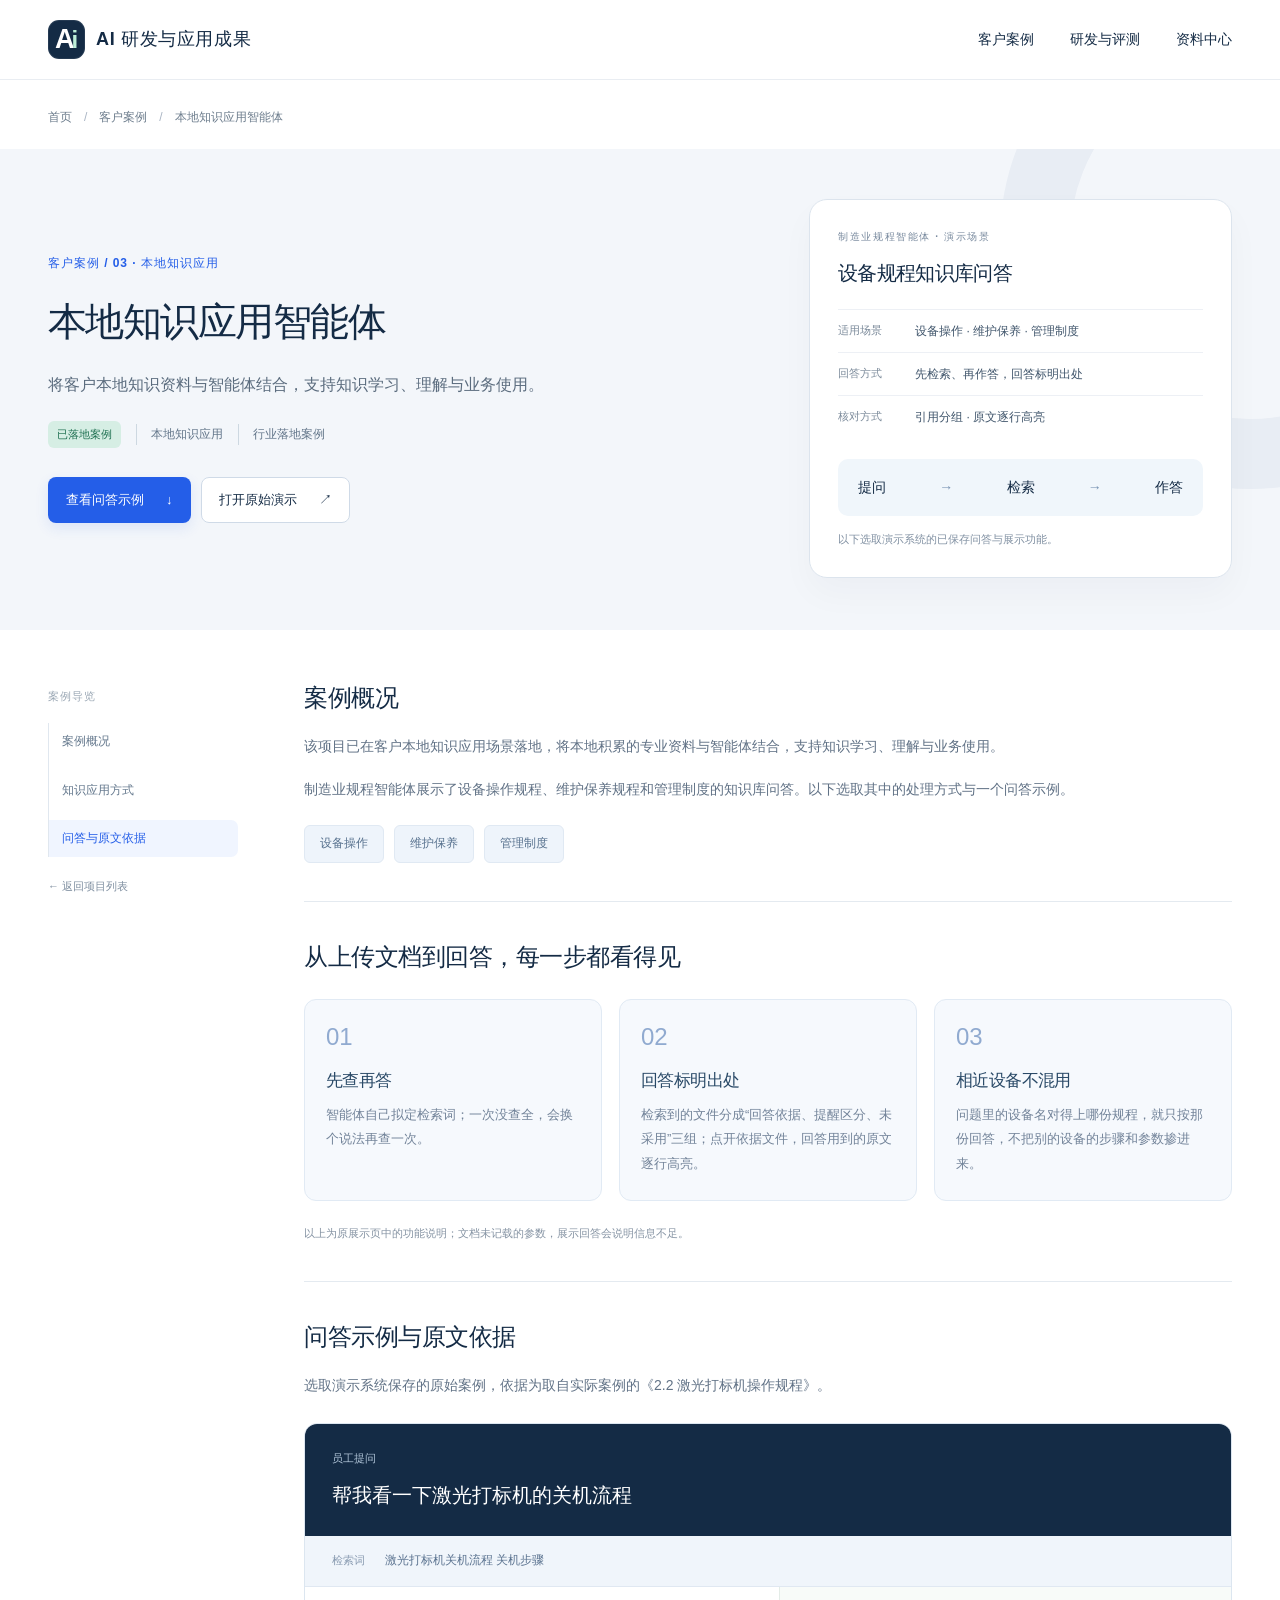
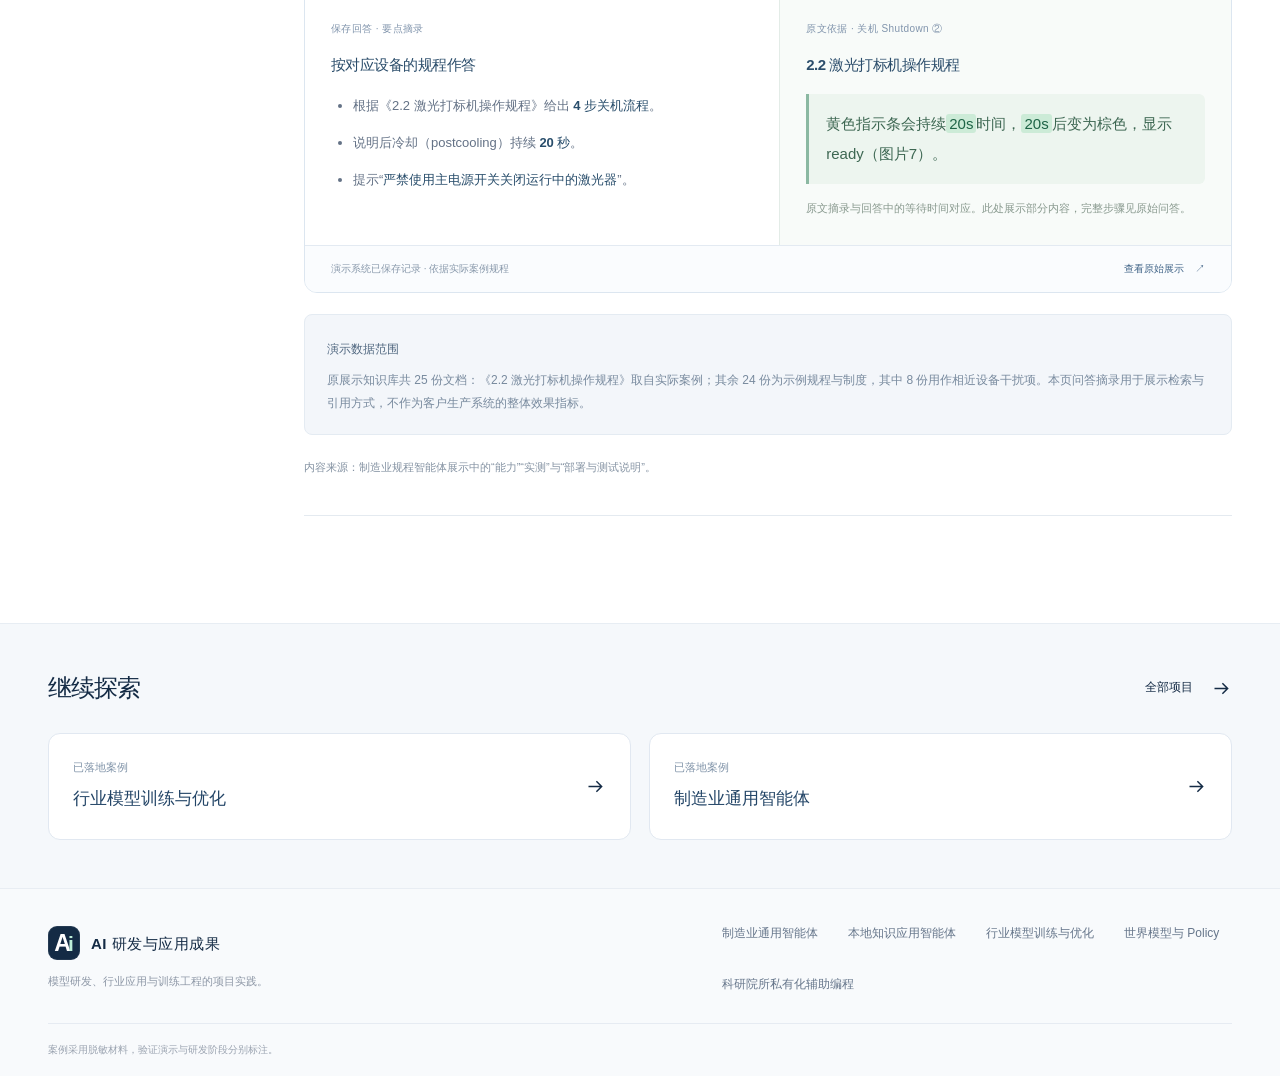
<file: projects/knowledge-agent.html>
<!DOCTYPE html>

<html lang="zh-CN">
<head>
<meta charset="utf-8"/>
<meta content="width=device-width,initial-scale=1" name="viewport"/>
<title>本地知识应用智能体 · 落地案例 · AI 研发与应用成果</title>
<meta content="将客户本地知识资料与智能体结合，支持知识学习、理解与业务使用。" name="description"/>
<meta content="#142b45" name="theme-color"/>
<link href="../assets/favicon.svg" rel="icon" type="image/svg+xml"/>
<link href="../assets/styles.css" rel="stylesheet"/>
<script defer="" src="../assets/demos.js"></script>
<script defer="" src="../assets/site.js"></script><link href="../assets/editorial.css" rel="stylesheet"/>
<link href="../assets/preview.css" rel="stylesheet"/><link href="../assets/detail-preview.css" rel="stylesheet"/><link href="../assets/knowledge-preview.css" rel="stylesheet"/></head>
<body class="case-detail-page">
<a class="skip-link" href="#main">跳到主要内容</a>
<header class="site-header">
<div class="container header-inner">
<a aria-label="AI 研发与应用成果，首页" class="brand" href="../index.html"><span aria-hidden="true" class="brand-mark">A<span>i</span></span><span class="brand-name">AI 研发与应用成果</span></a><button aria-controls="main-navigation" aria-expanded="false" aria-label="打开导航菜单" class="menu-toggle" type="button"><svg aria-hidden="true" fill="none" stroke="currentColor" stroke-width="1.6" viewbox="0 0 24 24"><path d="M4 7h16M4 12h16M4 17h16"></path></svg></button>
<nav aria-label="主导航" class="main-nav" id="main-navigation"><a href="../index.html#projects">客户案例</a><a href="../index.html#research-projects">研发与评测</a><a href="../index.html#materials">资料中心</a></nav>
</div></header>
<main id="main">
<div class="container">
<nav aria-label="面包屑" class="breadcrumb"><a href="../index.html">首页</a><span aria-hidden="true" class="divider">/</span><a href="../index.html#projects">客户案例</a><span aria-hidden="true" class="divider">/</span><span aria-current="page">本地知识应用智能体</span></nav>
</div>
<section class="detail-hero">
<div class="container detail-hero-grid"><div class="detail-hero-copy"><p class="detail-eyebrow">客户案例 / 03 · 本地知识应用</p>
<h1>本地知识应用智能体</h1>
<p class="detail-lead">将客户本地知识资料与智能体结合，支持知识学习、理解与业务使用。</p>
<div class="detail-meta">
<span class="badge badge-delivered">已落地案例</span><span>本地知识应用</span><span>行业落地案例</span>
</div>
<div class="detail-actions"><a class="button button-primary" href="#value">查看问答示例 <span aria-hidden="true">↓</span></a><a class="button button-secondary" data-demo="knowledgeAgent" href="https://asdf899988029-beep.github.io/factory-agent-showcase/" rel="noopener noreferrer" target="_blank">打开原始演示 <span aria-hidden="true">↗</span></a></div>
</div><aside aria-label="案例快览" class="case-snapshot"><p class="snapshot-eyebrow">制造业规程智能体 · 演示场景</p><h2>设备规程知识库问答</h2><dl><div><dt>适用场景</dt><dd>设备操作 · 维护保养 · 管理制度</dd></div><div><dt>回答方式</dt><dd>先检索、再作答，回答标明出处</dd></div><div><dt>核对方式</dt><dd>引用分组 · 原文逐行高亮</dd></div></dl><div class="snapshot-process"><span>提问</span><b aria-hidden="true">→</b><span>检索</span><b aria-hidden="true">→</b><span>作答</span></div><p class="snapshot-note">以下选取演示系统的已保存问答与展示功能。</p></aside></div></section>
<div class="container detail-layout">
<aside aria-label="项目目录" class="detail-sidebar">
<p class="toc-label">案例导览</p>
<nav aria-label="本页目录" class="desktop-toc">
<ul class="toc-links"><li><a href="#overview">案例概况</a></li><li><a href="#workflow">知识应用方式</a></li><li><a href="#value">问答与原文依据</a></li></ul></nav><a class="text-link toc-back" href="../index.html#projects">← 返回项目列表</a></aside>
<article aria-label="本地知识应用智能体详情" class="detail-article">
<details class="mobile-toc">
<summary>本页目录</summary>
<nav aria-label="移动端本页目录">
<ul class="toc-links"><li><a href="#overview">案例概况</a></li><li><a href="#workflow">知识应用方式</a></li><li><a href="#value">问答与原文依据</a></li></ul></nav></details>
<section class="article-section" id="overview"><h2>案例概况</h2><p>该项目已在客户本地知识应用场景落地，将本地积累的专业资料与智能体结合，支持知识学习、理解与业务使用。</p><p>制造业规程智能体展示了设备操作规程、维护保养规程和管理制度的知识库问答。以下选取其中的处理方式与一个问答示例。</p><div aria-label="展示中的应用场景" class="knowledge-domains"><span>设备操作</span><span>维护保养</span><span>管理制度</span></div></section><section class="article-section" id="workflow"><h2>从上传文档到回答，每一步都看得见</h2><div class="knowledge-capabilities"><article><span class="capability-no">01</span><h3>先查再答</h3><p>智能体自己拟定检索词；一次没查全，会换个说法再查一次。</p></article><article><span class="capability-no">02</span><h3>回答标明出处</h3><p>检索到的文件分成“回答依据、提醒区分、未采用”三组；点开依据文件，回答用到的原文逐行高亮。</p></article><article><span class="capability-no">03</span><h3>相近设备不混用</h3><p>问题里的设备名对得上哪份规程，就只按那份回答，不把别的设备的步骤和参数掺进来。</p></article></div><p class="source-note">以上为原展示页中的功能说明；文档未记载的参数，展示回答会说明信息不足。</p></section><section class="article-section" id="value"><h2>问答示例与原文依据</h2><p>选取演示系统保存的原始案例，依据为取自实际案例的《2.2 激光打标机操作规程》。</p><div class="knowledge-example"><div class="example-question"><span>员工提问</span><strong>帮我看一下激光打标机的关机流程</strong></div><div class="example-search"><span>检索词</span><code>激光打标机关机流程 关机步骤</code></div><div class="example-evidence-grid"><div class="example-answer"><span class="evidence-label">保存回答 · 要点摘录</span><h3>按对应设备的规程作答</h3><ul><li>根据《2.2 激光打标机操作规程》给出 <strong>4 步关机流程</strong>。</li><li>说明后冷却（postcooling）持续 <strong>20 秒</strong>。</li><li>提示“<strong>严禁使用主电源开关关闭运行中的激光器</strong>”。</li></ul></div><div class="example-document"><span class="evidence-label">原文依据 · 关机 Shutdown ②</span><h3>2.2 激光打标机操作规程</h3><blockquote>黄色指示条会持续<mark>20s</mark>时间，<mark>20s</mark>后变为棕色，显示ready（图片7）。</blockquote><p>原文摘录与回答中的等待时间对应。此处展示部分内容，完整步骤见原始问答。</p></div></div><div class="example-bottom"><span>演示系统已保存记录 · 依据实际案例规程</span><a href="https://asdf899988029-beep.github.io/factory-agent-showcase/#test" rel="noopener noreferrer" target="_blank">查看原始展示 <span aria-hidden="true">↗</span></a></div></div><div class="knowledge-source-note"><strong>演示数据范围</strong><p>原展示知识库共 25 份文档：《2.2 激光打标机操作规程》取自实际案例；其余 24 份为示例规程与制度，其中 8 份用作相近设备干扰项。本页问答摘录用于展示检索与引用方式，不作为客户生产系统的整体效果指标。</p></div><p class="source-note">内容来源：<a href="https://asdf899988029-beep.github.io/factory-agent-showcase/" rel="noopener noreferrer" target="_blank">制造业规程智能体展示</a>中的“能力”“实测”与“部署与测试说明”。</p></section></article>
</div>
<section class="related">
<div class="container">
<div class="related-heading">
<h2>继续探索</h2>
<a class="text-link" href="../index.html#projects">全部项目 <svg aria-hidden="true" class="arrow" fill="none" stroke="currentColor" stroke-width="1.7" viewbox="0 0 24 24"><path d="M4 12h15m-6-6 6 6-6 6"></path></svg></a>
</div>
<div class="related-grid">
<a class="related-card" href="model-training.html">
<div>
<small>已落地案例</small><strong>行业模型训练与优化</strong>
</div>
<svg aria-hidden="true" class="arrow" fill="none" stroke="currentColor" stroke-width="1.7" viewbox="0 0 24 24"><path d="M4 12h15m-6-6 6 6-6 6"></path></svg></a><a class="related-card" href="manufacturing-agent.html">
<div>
<small>已落地案例</small><strong>制造业通用智能体</strong>
</div>
<svg aria-hidden="true" class="arrow" fill="none" stroke="currentColor" stroke-width="1.7" viewbox="0 0 24 24"><path d="M4 12h15m-6-6 6 6-6 6"></path></svg></a>
</div>
</div></section></main>
<footer class="site-footer">
<div class="container">
<div class="footer-main">
<div>
<a aria-label="AI 研发与应用成果，首页" class="brand" href="../index.html"><span aria-hidden="true" class="brand-mark">A<span>i</span></span><span class="brand-name">AI 研发与应用成果</span></a>
<p class="footer-copy">模型研发、行业应用与训练工程的项目实践。</p>
</div>
<nav aria-label="页脚项目导航" class="footer-links"><a href="manufacturing-agent.html">制造业通用智能体</a><a href="knowledge-agent.html">本地知识应用智能体</a><a href="model-training.html">行业模型训练与优化</a><a href="world-model.html">世界模型与 Policy</a><a href="coding-agent.html">科研院所私有化辅助编程</a></nav>
</div>
<div class="footer-bottom"><span>案例采用脱敏材料，验证演示与研发阶段分别标注。</span></div>
</div></footer>
</body>
</html>
</file>
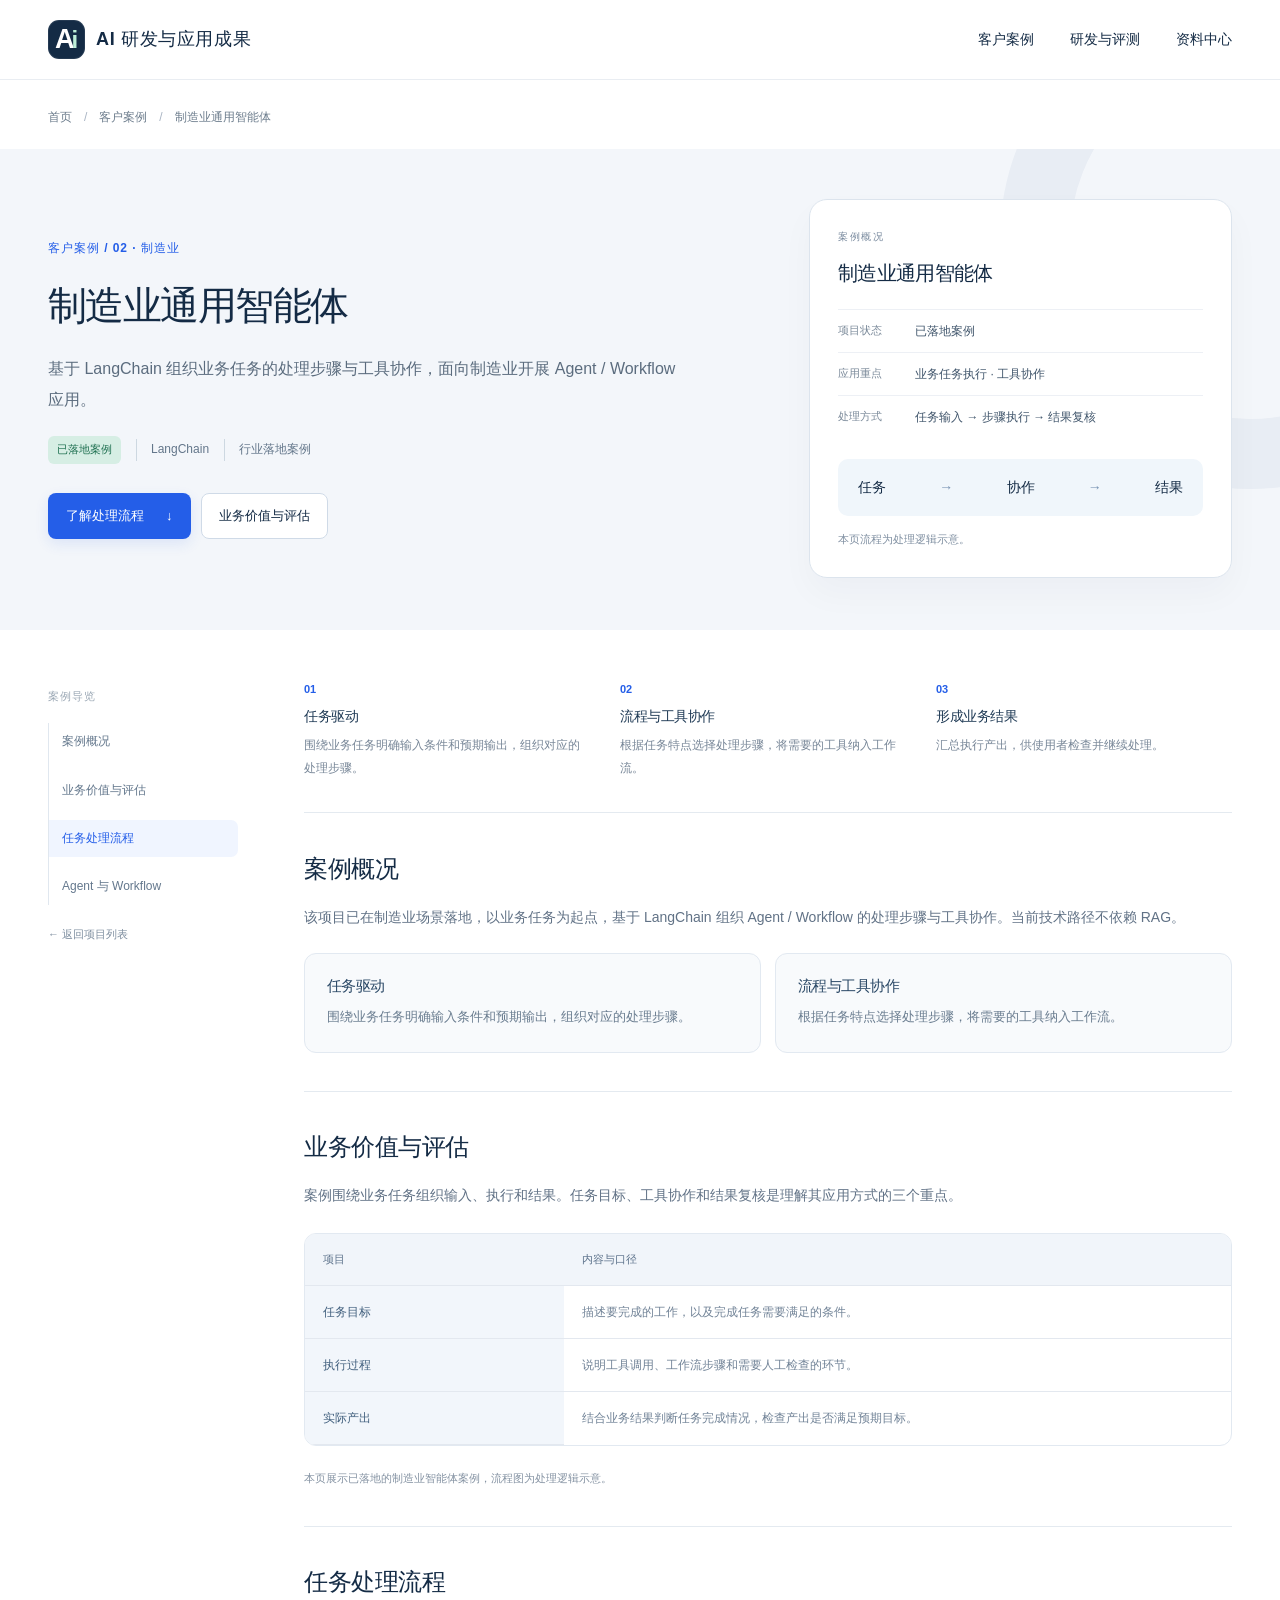
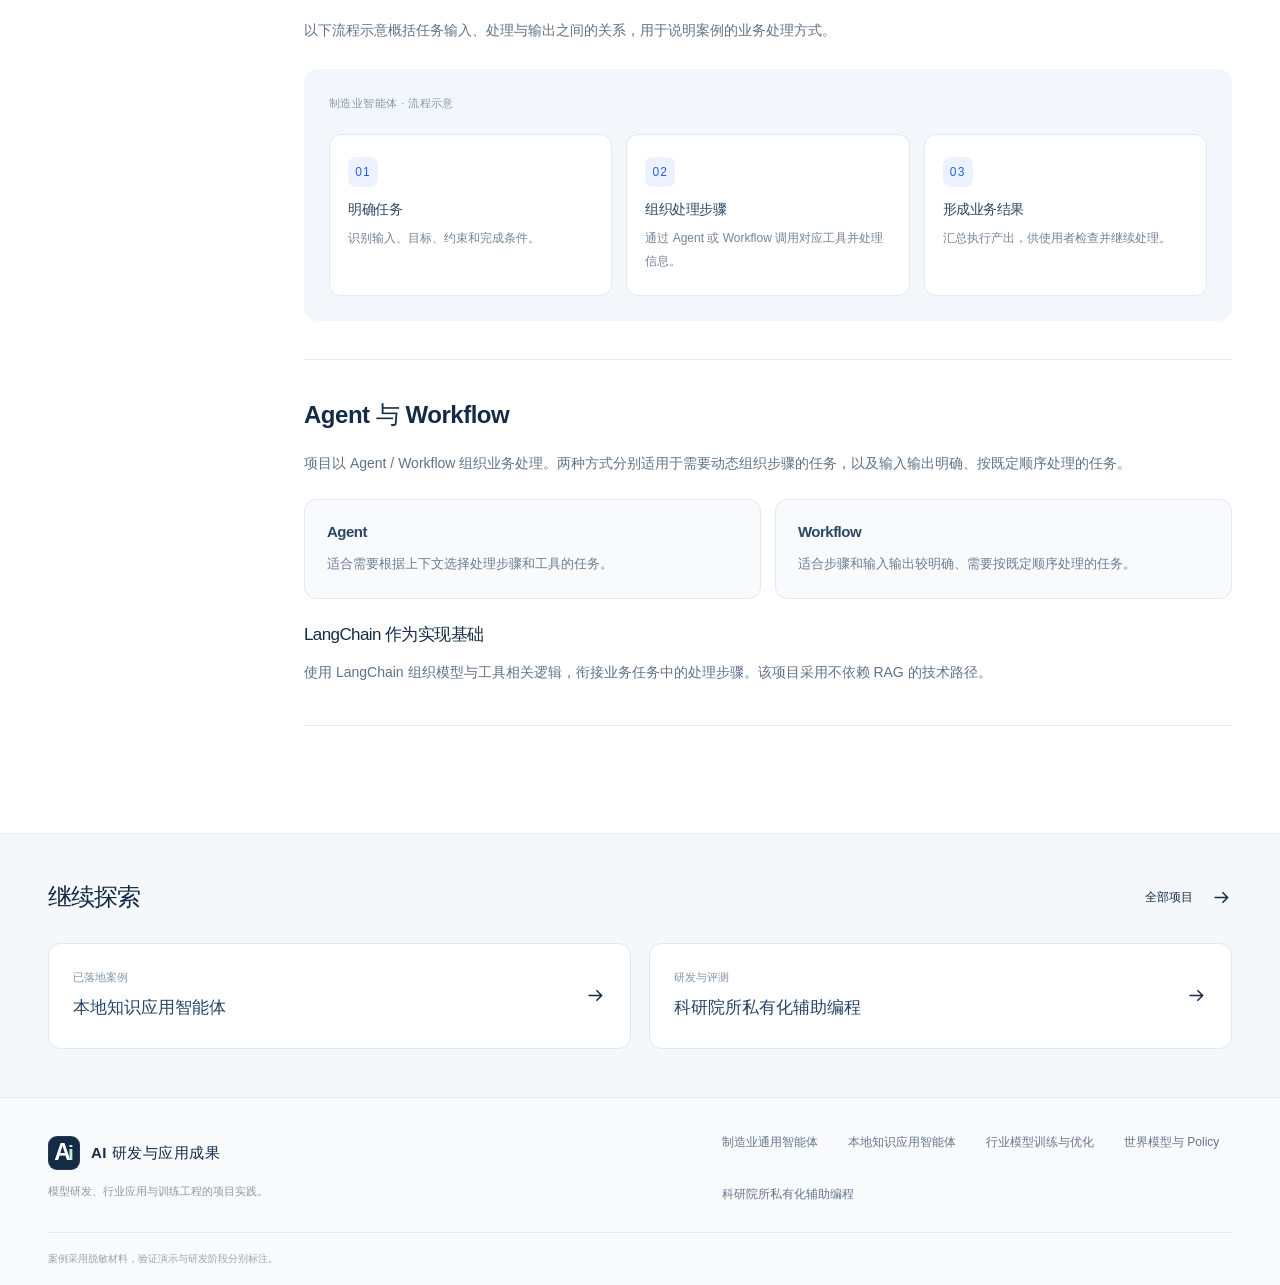
<file: projects/manufacturing-agent.html>
<!DOCTYPE html>

<html lang="zh-CN">
<head>
<meta charset="utf-8"/>
<meta content="width=device-width,initial-scale=1" name="viewport"/>
<title>制造业通用智能体 · 落地案例 · AI 研发与应用成果</title>
<meta content="基于 LangChain 组织业务任务的处理步骤与工具协作，面向制造业开展 Agent / Workflow 应用。" name="description"/>
<meta content="#142b45" name="theme-color"/>
<link href="../assets/favicon.svg" rel="icon" type="image/svg+xml"/>
<link href="../assets/styles.css" rel="stylesheet"/>
<script defer="" src="../assets/demos.js"></script>
<script defer="" src="../assets/site.js"></script><link href="../assets/editorial.css" rel="stylesheet"/>
<link href="../assets/preview.css" rel="stylesheet"/><link href="../assets/detail-preview.css" rel="stylesheet"/></head>
<body class="case-detail-page">
<a class="skip-link" href="#main">跳到主要内容</a>
<header class="site-header">
<div class="container header-inner">
<a aria-label="AI 研发与应用成果，首页" class="brand" href="../index.html"><span aria-hidden="true" class="brand-mark">A<span>i</span></span><span class="brand-name">AI 研发与应用成果</span></a><button aria-controls="main-navigation" aria-expanded="false" aria-label="打开导航菜单" class="menu-toggle" type="button"><svg aria-hidden="true" fill="none" stroke="currentColor" stroke-width="1.6" viewbox="0 0 24 24"><path d="M4 7h16M4 12h16M4 17h16"></path></svg></button>
<nav aria-label="主导航" class="main-nav" id="main-navigation"><a href="../index.html#projects">客户案例</a><a href="../index.html#research-projects">研发与评测</a><a href="../index.html#materials">资料中心</a></nav>
</div></header>
<main id="main">
<div class="container">
<nav aria-label="面包屑" class="breadcrumb"><a href="../index.html">首页</a><span aria-hidden="true" class="divider">/</span><a href="../index.html#projects">客户案例</a><span aria-hidden="true" class="divider">/</span><span aria-current="page">制造业通用智能体</span></nav>
</div>
<section class="detail-hero">
<div class="container detail-hero-grid"><div class="detail-hero-copy"><p class="detail-eyebrow">客户案例 / 02 · 制造业</p>
<h1>制造业通用智能体</h1>
<p class="detail-lead">基于 LangChain 组织业务任务的处理步骤与工具协作，面向制造业开展 Agent / Workflow 应用。</p>
<div class="detail-meta">
<span class="badge badge-delivered">已落地案例</span><span>LangChain</span><span>行业落地案例</span>
</div>
<div class="detail-actions"><a class="button button-primary" href="#workflow">了解处理流程 <span aria-hidden="true">↓</span></a><a class="button button-secondary" href="#value">业务价值与评估</a></div>
</div><aside aria-label="案例快览" class="case-snapshot"><p class="snapshot-eyebrow">案例概况</p><h2>制造业通用智能体</h2><dl><div><dt>项目状态</dt><dd>已落地案例</dd></div><div><dt>应用重点</dt><dd>业务任务执行 · 工具协作</dd></div><div><dt>处理方式</dt><dd>任务输入 → 步骤执行 → 结果复核</dd></div></dl><div class="snapshot-process"><span>任务</span><b aria-hidden="true">→</b><span>协作</span><b aria-hidden="true">→</b><span>结果</span></div><p class="snapshot-note">本页流程为处理逻辑示意。</p></aside></div></section>
<div class="container detail-layout">
<aside aria-label="项目目录" class="detail-sidebar">
<p class="toc-label">案例导览</p>
<nav aria-label="本页目录" class="desktop-toc">
<ul class="toc-links"><li><a href="#overview">案例概况</a></li><li><a href="#value">业务价值与评估</a></li><li><a href="#workflow">任务处理流程</a></li><li><a href="#approach">Agent 与 Workflow</a></li></ul></nav><a class="text-link toc-back" href="../index.html#projects">← 返回项目列表</a></aside>
<article aria-label="制造业通用智能体详情" class="detail-article">
<details class="mobile-toc">
<summary>本页目录</summary>
<nav aria-label="移动端本页目录">
<ul class="toc-links"><li><a href="#overview">案例概况</a></li><li><a href="#value">业务价值与评估</a></li><li><a href="#workflow">任务处理流程</a></li><li><a href="#approach">Agent 与 Workflow</a></li></ul></nav></details><div aria-label="案例摘要" class="case-summary"><div><span class="summary-index">01</span><h2>任务驱动</h2><p>围绕业务任务明确输入条件和预期输出，组织对应的处理步骤。</p></div><div><span class="summary-index">02</span><h2>流程与工具协作</h2><p>根据任务特点选择处理步骤，将需要的工具纳入工作流。</p></div><div><span class="summary-index">03</span><h2>形成业务结果</h2><p>汇总执行产出，供使用者检查并继续处理。</p></div></div>
<section class="article-section" id="overview"><h2>案例概况</h2>
<p>该项目已在制造业场景落地，以业务任务为起点，基于 LangChain 组织 Agent / Workflow 的处理步骤与工具协作。当前技术路径不依赖 RAG。</p>
<div class="info-grid">
<div class="info-block">
<h3>任务驱动</h3>
<p>围绕业务任务明确输入条件和预期输出，组织对应的处理步骤。</p>
</div>
<div class="info-block">
<h3>流程与工具协作</h3>
<p>根据任务特点选择处理步骤，将需要的工具纳入工作流。</p>
</div>
</div></section><section class="article-section" id="value"><h2>业务价值与评估</h2>
<p>案例围绕业务任务组织输入、执行和结果。任务目标、工具协作和结果复核是理解其应用方式的三个重点。</p>
<div class="result-table-wrap">
<table class="result-table">
<thead>
<tr>
<th scope="col">项目</th>
<th scope="col">内容与口径</th>
</tr>
</thead>
<tbody>
<tr>
<th scope="row">任务目标</th>
<td>描述要完成的工作，以及完成任务需要满足的条件。</td>
</tr>
<tr>
<th scope="row">执行过程</th>
<td>说明工具调用、工作流步骤和需要人工检查的环节。</td>
</tr>
<tr>
<th scope="row">实际产出</th>
<td>结合业务结果判断任务完成情况，检查产出是否满足预期目标。</td>
</tr>
</tbody>
</table>
</div>
<p class="source-note">本页展示已落地的制造业智能体案例，流程图为处理逻辑示意。</p></section><section class="article-section" id="workflow"><h2>任务处理流程</h2>
<p>以下流程示意概括任务输入、处理与输出之间的关系，用于说明案例的业务处理方式。</p>
<div class="concept-visual">
<p class="concept-caption">制造业智能体 · 流程示意</p>
<div class="flow">
<div class="flow-step">
<span class="step-no">01</span>
<h3>明确任务</h3>
<p>识别输入、目标、约束和完成条件。</p>
</div>
<div class="flow-step">
<span class="step-no">02</span>
<h3>组织处理步骤</h3>
<p>通过 Agent 或 Workflow 调用对应工具并处理信息。</p>
</div>
<div class="flow-step">
<span class="step-no">03</span>
<h3>形成业务结果</h3>
<p>汇总执行产出，供使用者检查并继续处理。</p>
</div>
</div>
</div></section><section class="article-section" id="approach"><h2>Agent 与 Workflow</h2>
<p>项目以 Agent / Workflow 组织业务处理。两种方式分别适用于需要动态组织步骤的任务，以及输入输出明确、按既定顺序处理的任务。</p>
<div class="info-grid">
<div class="info-block">
<h3>Agent</h3>
<p>适合需要根据上下文选择处理步骤和工具的任务。</p>
</div>
<div class="info-block">
<h3>Workflow</h3>
<p>适合步骤和输入输出较明确、需要按既定顺序处理的任务。</p>
</div>
</div>
<h3>LangChain 作为实现基础</h3>
<p>使用 LangChain 组织模型与工具相关逻辑，衔接业务任务中的处理步骤。该项目采用不依赖 RAG 的技术路径。</p></section></article>
</div>
<section class="related">
<div class="container">
<div class="related-heading">
<h2>继续探索</h2>
<a class="text-link" href="../index.html#projects">全部项目 <svg aria-hidden="true" class="arrow" fill="none" stroke="currentColor" stroke-width="1.7" viewbox="0 0 24 24"><path d="M4 12h15m-6-6 6 6-6 6"></path></svg></a>
</div>
<div class="related-grid">
<a class="related-card" href="knowledge-agent.html">
<div>
<small>已落地案例</small><strong>本地知识应用智能体</strong>
</div>
<svg aria-hidden="true" class="arrow" fill="none" stroke="currentColor" stroke-width="1.7" viewbox="0 0 24 24"><path d="M4 12h15m-6-6 6 6-6 6"></path></svg></a><a class="related-card" href="coding-agent.html">
<div>
<small>研发与评测</small><strong>科研院所私有化辅助编程</strong>
</div>
<svg aria-hidden="true" class="arrow" fill="none" stroke="currentColor" stroke-width="1.7" viewbox="0 0 24 24"><path d="M4 12h15m-6-6 6 6-6 6"></path></svg></a>
</div>
</div></section></main>
<footer class="site-footer">
<div class="container">
<div class="footer-main">
<div>
<a aria-label="AI 研发与应用成果，首页" class="brand" href="../index.html"><span aria-hidden="true" class="brand-mark">A<span>i</span></span><span class="brand-name">AI 研发与应用成果</span></a>
<p class="footer-copy">模型研发、行业应用与训练工程的项目实践。</p>
</div>
<nav aria-label="页脚项目导航" class="footer-links"><a href="manufacturing-agent.html">制造业通用智能体</a><a href="knowledge-agent.html">本地知识应用智能体</a><a href="model-training.html">行业模型训练与优化</a><a href="world-model.html">世界模型与 Policy</a><a href="coding-agent.html">科研院所私有化辅助编程</a></nav>
</div>
<div class="footer-bottom"><span>案例采用脱敏材料，验证演示与研发阶段分别标注。</span></div>
</div></footer>
</body>
</html>
</file>
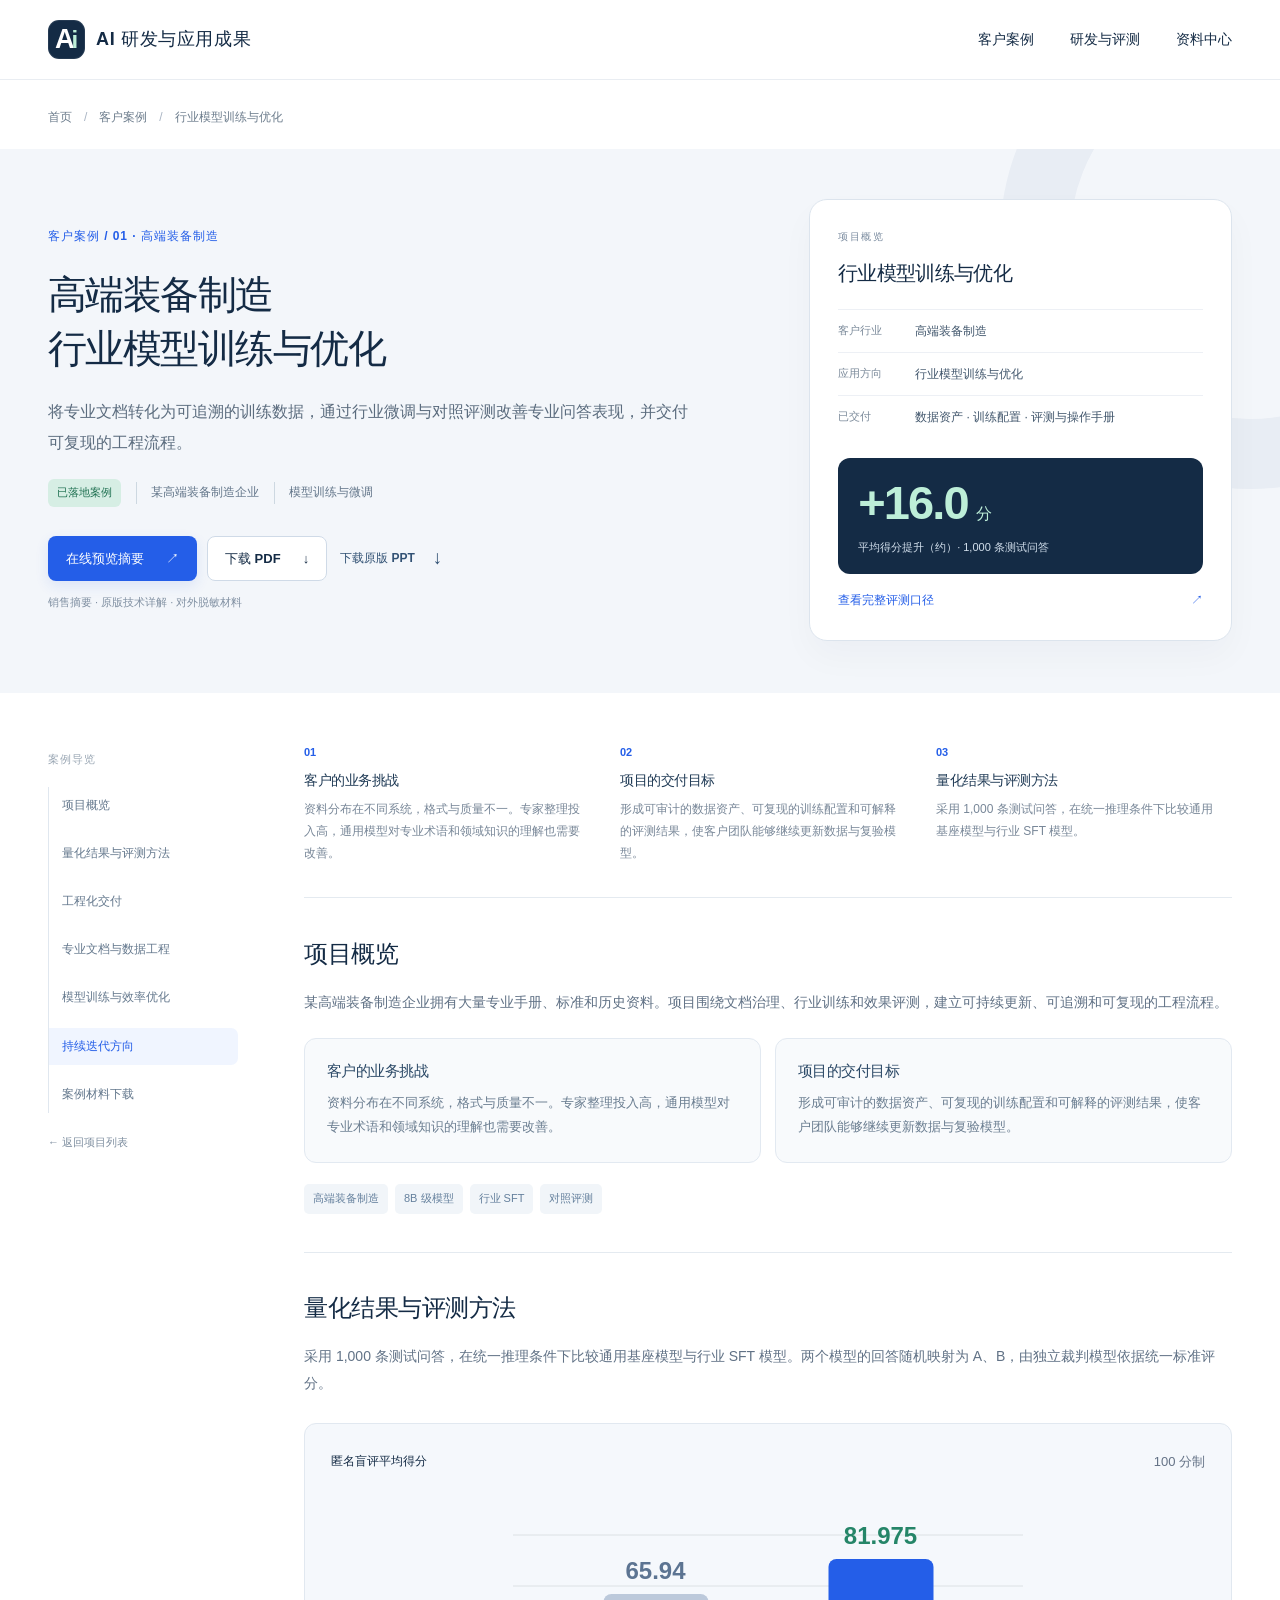
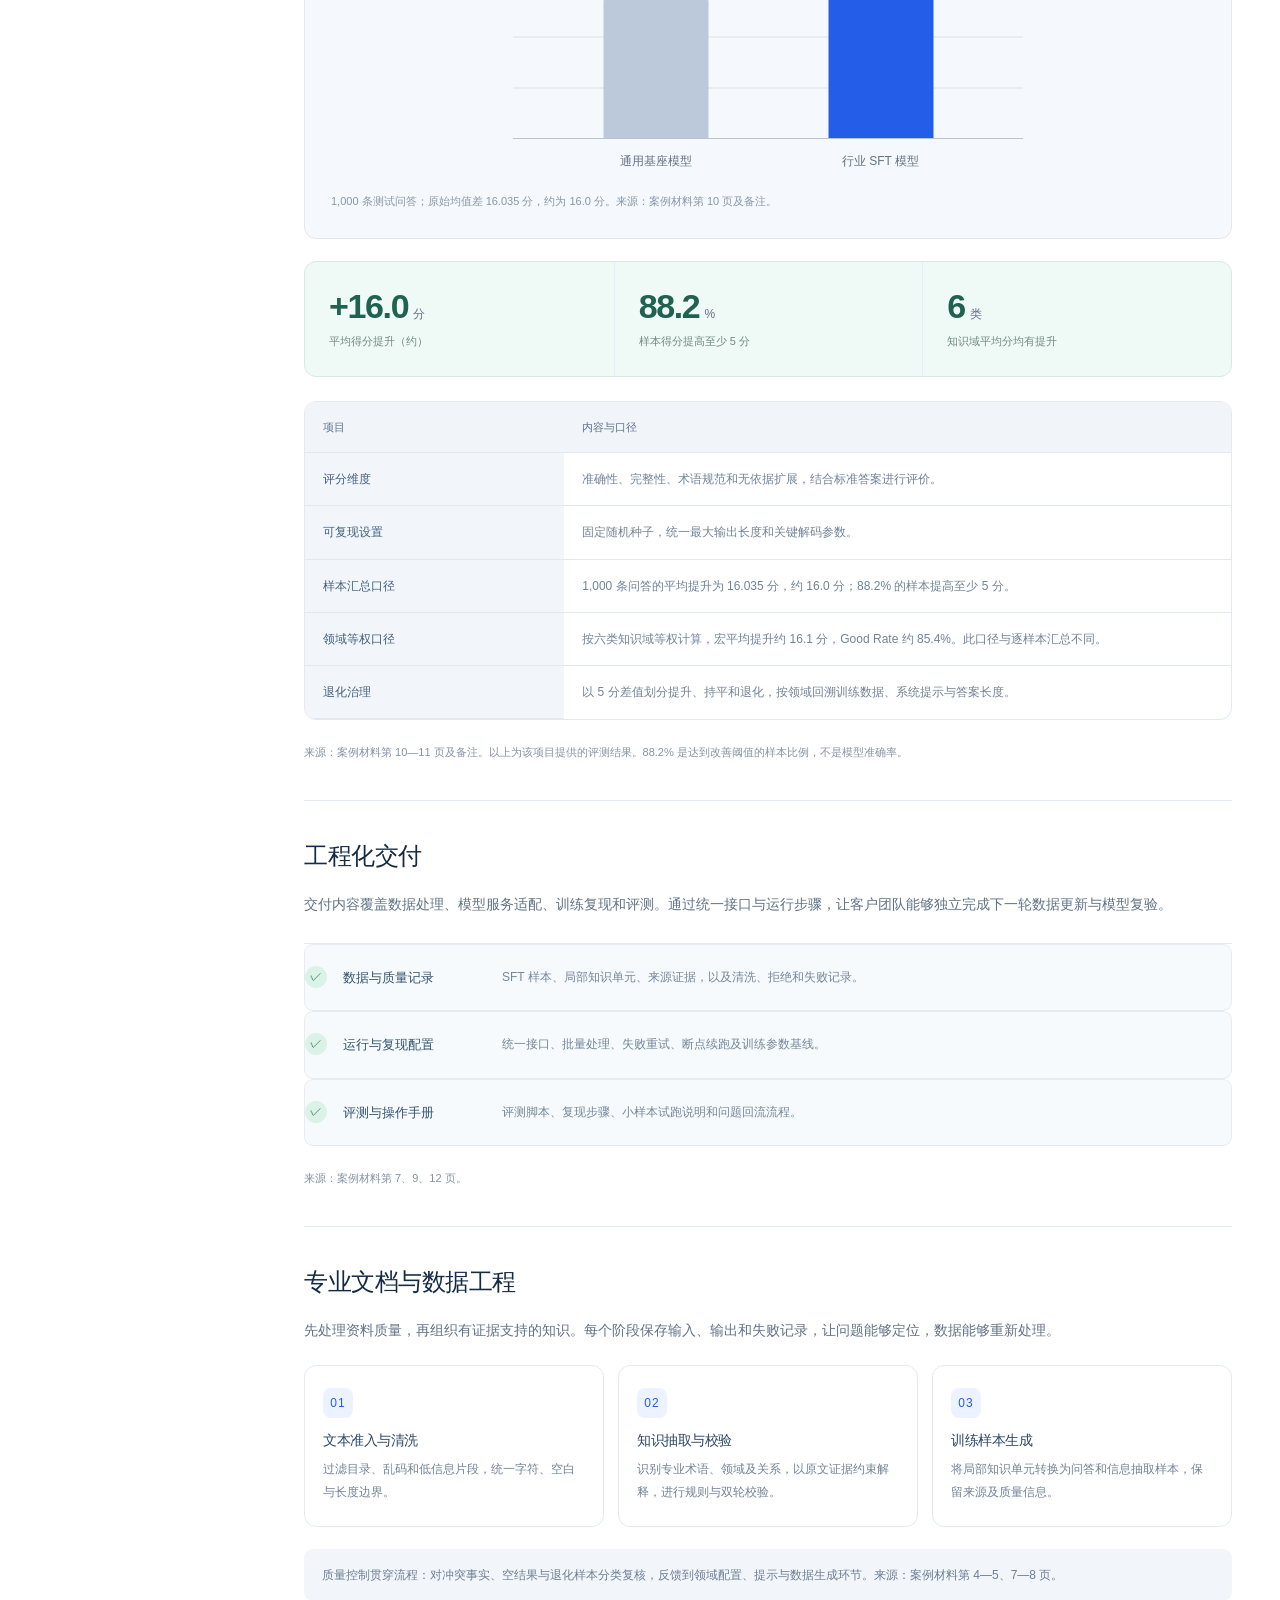
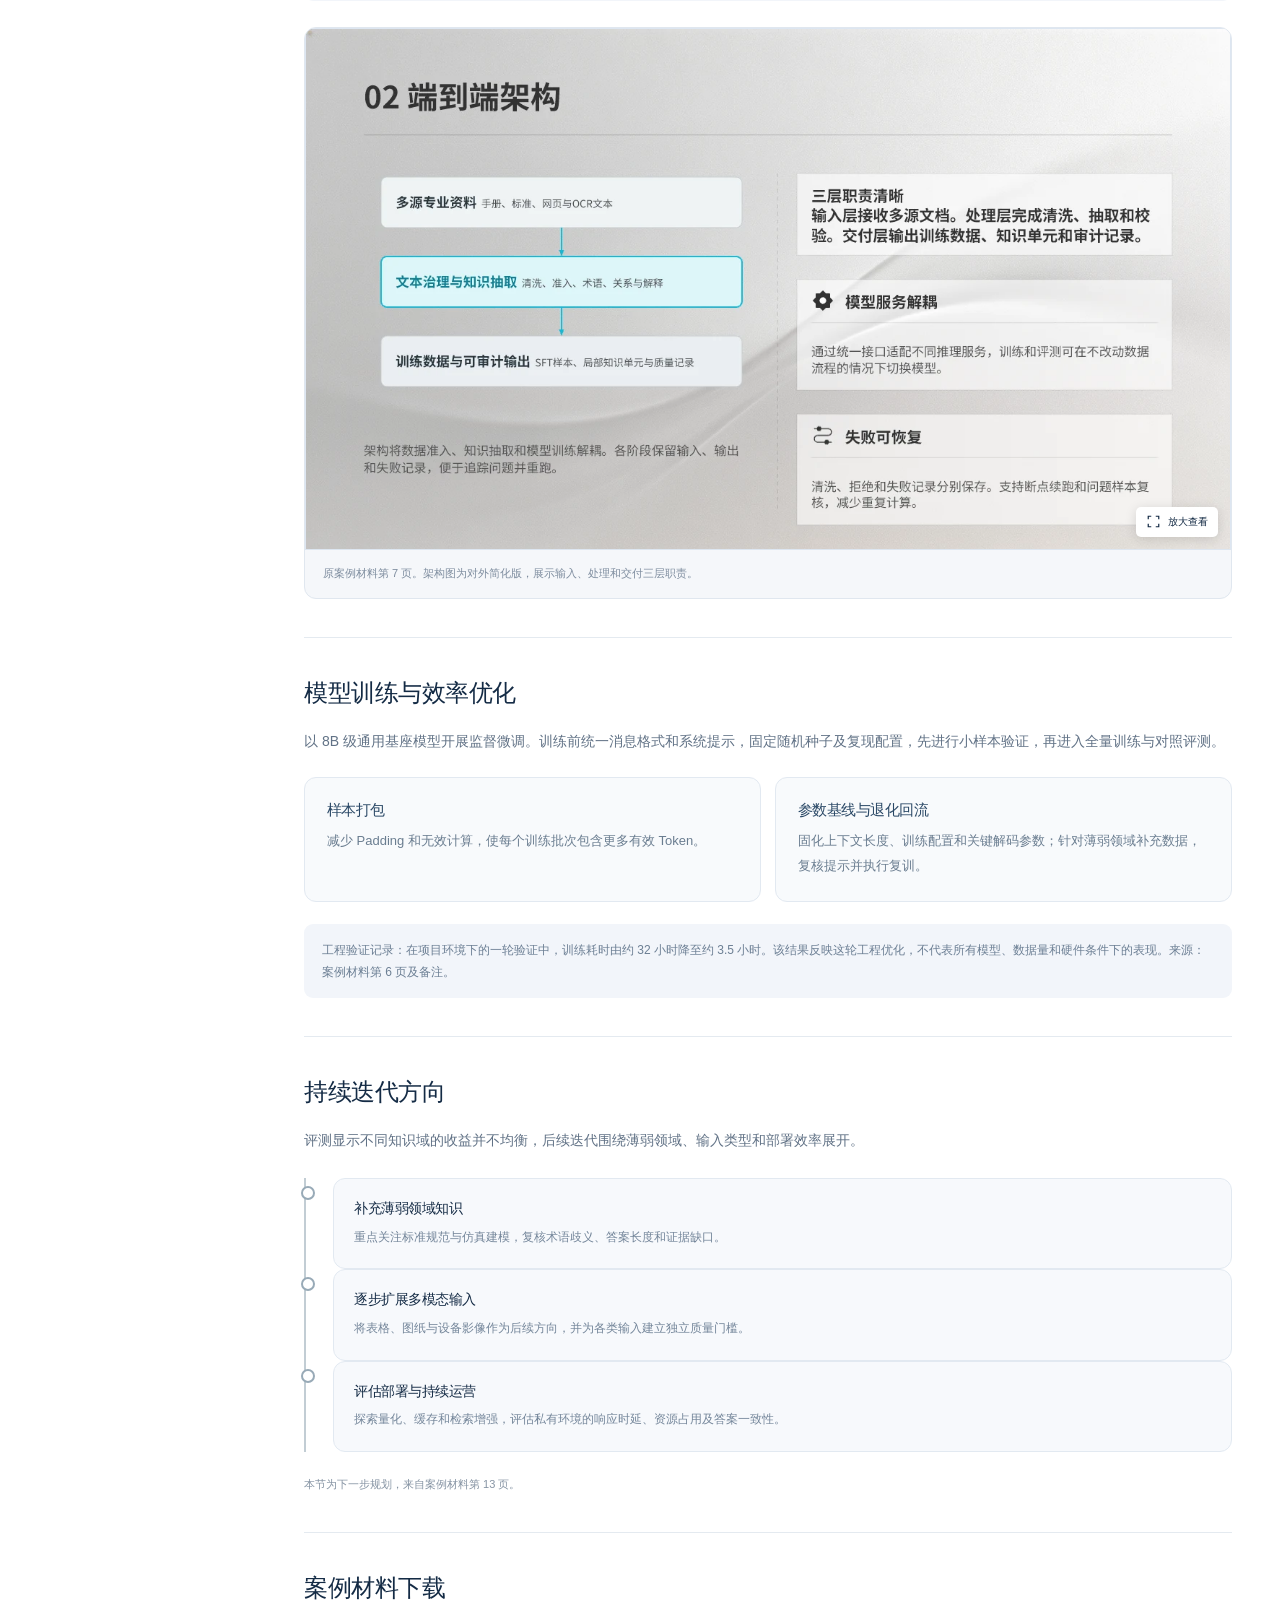
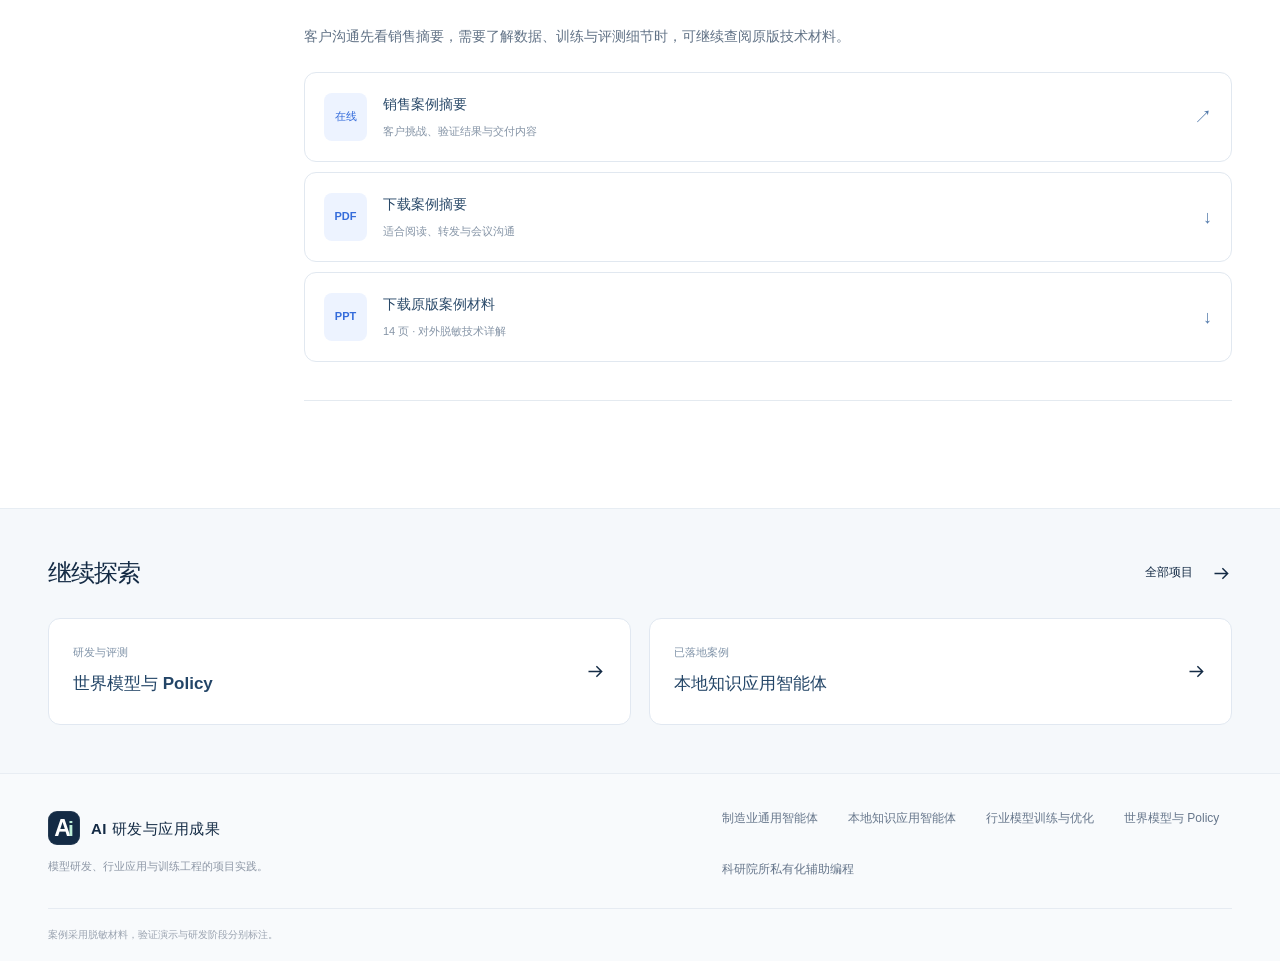
<file: projects/model-training.html>
<!DOCTYPE html>

<html lang="zh-CN">
<head>
<meta charset="utf-8"/>
<meta content="width=device-width,initial-scale=1" name="viewport"/>
<title>行业模型训练与优化 · AI 研发与应用成果</title>
<meta content="将专业文档转化为可追溯的训练数据，通过行业微调与对照评测改善专业问答表现，并交付可复现的工程流程。" name="description"/>
<meta content="#142b45" name="theme-color"/>
<link href="../assets/favicon.svg" rel="icon" type="image/svg+xml"/>
<link href="../assets/styles.css" rel="stylesheet"/>
<script defer="" src="../assets/demos.js"></script>
<script defer="" src="../assets/site.js"></script><link href="../assets/editorial.css" rel="stylesheet"/>
<link href="../assets/preview.css" rel="stylesheet"/><link href="../assets/detail-preview.css" rel="stylesheet"/></head>
<body class="case-detail-page">
<a class="skip-link" href="#main">跳到主要内容</a>
<header class="site-header">
<div class="container header-inner">
<a aria-label="AI 研发与应用成果，首页" class="brand" href="../index.html"><span aria-hidden="true" class="brand-mark">A<span>i</span></span><span class="brand-name">AI 研发与应用成果</span></a><button aria-controls="main-navigation" aria-expanded="false" aria-label="打开导航菜单" class="menu-toggle" type="button"><svg aria-hidden="true" fill="none" stroke="currentColor" stroke-width="1.6" viewbox="0 0 24 24"><path d="M4 7h16M4 12h16M4 17h16"></path></svg></button>
<nav aria-label="主导航" class="main-nav" id="main-navigation"><a href="../index.html#projects">客户案例</a><a href="../index.html#research-projects">研发与评测</a><a href="../index.html#materials">资料中心</a></nav>
</div></header>
<main id="main">
<div class="container">
<nav aria-label="面包屑" class="breadcrumb"><a href="../index.html">首页</a><span aria-hidden="true" class="divider">/</span><a href="../index.html#projects">客户案例</a><span aria-hidden="true" class="divider">/</span><span aria-current="page">行业模型训练与优化</span></nav>
</div>
<section class="detail-hero">
<div class="container detail-hero-grid"><div class="detail-hero-copy"><p class="detail-eyebrow">客户案例 / 01 · 高端装备制造</p>
<h1>高端装备制造<br/>行业模型训练与优化</h1>
<p class="detail-lead">将专业文档转化为可追溯的训练数据，通过行业微调与对照评测改善专业问答表现，并交付可复现的工程流程。</p>
<div class="detail-meta">
<span class="badge badge-delivered">已落地案例</span><span>某高端装备制造企业</span><span>模型训练与微调</span>
</div>
<div class="detail-actions"><a class="button button-primary" href="../materials/training-brief.html">在线预览摘要 <span aria-hidden="true">↗</span></a><a class="button button-secondary" download="" href="../assets/materials/model-training-brief.pdf">下载 PDF <span aria-hidden="true">↓</span></a><a class="text-link download-ppt" download="" href="../assets/materials/model-training-case.pptx">下载原版 PPT <span aria-hidden="true">↓</span></a></div>
<p class="hero-material-note">销售摘要 · 原版技术详解 · 对外脱敏材料</p></div><aside aria-label="案例快览" class="case-snapshot snapshot-training"><p class="snapshot-eyebrow">项目概览</p><h2>行业模型训练与优化</h2><dl><div><dt>客户行业</dt><dd>高端装备制造</dd></div><div><dt>应用方向</dt><dd>行业模型训练与优化</dd></div><div><dt>已交付</dt><dd>数据资产 · 训练配置 · 评测与操作手册</dd></div></dl><div class="snapshot-highlight"><strong>+16.0<span>分</span></strong><p>平均得分提升（约）· 1,000 条测试问答</p></div><a class="snapshot-link" href="#results">查看完整评测口径 <span aria-hidden="true">↗</span></a></aside></div></section>
<div class="container detail-layout">
<aside aria-label="项目目录" class="detail-sidebar">
<p class="toc-label">案例导览</p>
<nav aria-label="本页目录" class="desktop-toc">
<ul class="toc-links"><li><a href="#overview">项目概览</a></li><li><a href="#results">量化结果与评测方法</a></li><li><a href="#delivery">工程化交付</a></li><li><a href="#data">专业文档与数据工程</a></li><li><a href="#training">模型训练与效率优化</a></li><li><a href="#roadmap">持续迭代方向</a></li><li><a href="#materials">案例材料下载</a></li></ul></nav><a class="text-link toc-back" href="../index.html#projects">← 返回项目列表</a></aside>
<article aria-label="行业模型训练与优化详情" class="detail-article">
<details class="mobile-toc">
<summary>本页目录</summary>
<nav aria-label="移动端本页目录">
<ul class="toc-links"><li><a href="#overview">项目概览</a></li><li><a href="#results">量化结果与评测方法</a></li><li><a href="#delivery">工程化交付</a></li><li><a href="#data">专业文档与数据工程</a></li><li><a href="#training">模型训练与效率优化</a></li><li><a href="#roadmap">持续迭代方向</a></li><li><a href="#materials">案例材料下载</a></li></ul></nav></details><div aria-label="案例摘要" class="case-summary"><div><span class="summary-index">01</span><h2>客户的业务挑战</h2><p>资料分布在不同系统，格式与质量不一。专家整理投入高，通用模型对专业术语和领域知识的理解也需要改善。</p></div><div><span class="summary-index">02</span><h2>项目的交付目标</h2><p>形成可审计的数据资产、可复现的训练配置和可解释的评测结果，使客户团队能够继续更新数据与复验模型。</p></div><div><span class="summary-index">03</span><h2>量化结果与评测方法</h2><p>采用 1,000 条测试问答，在统一推理条件下比较通用基座模型与行业 SFT 模型。</p></div></div>
<section class="article-section" id="overview"><h2>项目概览</h2>
<p>某高端装备制造企业拥有大量专业手册、标准和历史资料。项目围绕文档治理、行业训练和效果评测，建立可持续更新、可追溯和可复现的工程流程。</p>
<div class="info-grid">
<div class="info-block">
<h3>客户的业务挑战</h3>
<p>资料分布在不同系统，格式与质量不一。专家整理投入高，通用模型对专业术语和领域知识的理解也需要改善。</p>
</div>
<div class="info-block">
<h3>项目的交付目标</h3>
<p>形成可审计的数据资产、可复现的训练配置和可解释的评测结果，使客户团队能够继续更新数据与复验模型。</p>
</div>
</div>
<div aria-label="项目技术标签" class="tech-tags">
<span>高端装备制造</span><span>8B 级模型</span><span>行业 SFT</span><span>对照评测</span>
</div></section><section class="article-section" id="results"><h2>量化结果与评测方法</h2>
<p>采用 1,000 条测试问答，在统一推理条件下比较通用基座模型与行业 SFT 模型。两个模型的回答随机映射为 A、B，由独立裁判模型依据统一标准评分。</p>
<figure aria-label="匿名盲评平均得分：通用基座模型65.94，行业SFT模型81.975，满分100分" class="article-chart">
<div class="chart-top">
<span>匿名盲评平均得分</span><span>100 分制</span>
</div>
<div aria-hidden="true" class="score-chart">
<div class="score-column" style="--score:65.94%">
<span class="score-value">65.94</span>
<div class="score-bar" style="height:65.94%"></div>
</div>
<div class="score-column" style="--score:81.975%">
<span class="score-value" style="color:var(--teal)">81.975</span>
<div class="score-bar after" style="height:81.975%"></div>
</div>
</div>
<div aria-hidden="true" class="score-labels">
<span>通用基座模型</span><span>行业 SFT 模型</span>
</div>
<figcaption class="chart-foot">1,000 条测试问答；原始均值差 16.035 分，约为 16.0 分。来源：案例材料第 10 页及备注。</figcaption></figure>
<div class="evidence-metrics">
<div class="metric">
<div class="metric-value">+16.0<em>分</em>
</div>
<div class="metric-label">平均得分提升（约）</div>
</div>
<div class="metric">
<div class="metric-value">88.2<em>%</em>
</div>
<div class="metric-label">样本得分提高至少 5 分</div>
</div>
<div class="metric">
<div class="metric-value">6<em>类</em>
</div>
<div class="metric-label">知识域平均分均有提升</div>
</div>
</div>
<div class="result-table-wrap">
<table class="result-table">
<thead>
<tr>
<th scope="col">项目</th>
<th scope="col">内容与口径</th>
</tr>
</thead>
<tbody>
<tr>
<th scope="row">评分维度</th>
<td>准确性、完整性、术语规范和无依据扩展，结合标准答案进行评价。</td>
</tr>
<tr>
<th scope="row">可复现设置</th>
<td>固定随机种子，统一最大输出长度和关键解码参数。</td>
</tr>
<tr>
<th scope="row">样本汇总口径</th>
<td>1,000 条问答的平均提升为 16.035 分，约 16.0 分；88.2% 的样本提高至少 5 分。</td>
</tr>
<tr>
<th scope="row">领域等权口径</th>
<td>按六类知识域等权计算，宏平均提升约 16.1 分，Good Rate 约 85.4%。此口径与逐样本汇总不同。</td>
</tr>
<tr>
<th scope="row">退化治理</th>
<td>以 5 分差值划分提升、持平和退化，按领域回溯训练数据、系统提示与答案长度。</td>
</tr>
</tbody>
</table>
</div>
<p class="source-note">来源：案例材料第 10—11 页及备注。以上为该项目提供的评测结果。88.2% 是达到改善阈值的样本比例，不是模型准确率。</p></section><section class="article-section" id="delivery"><h2>工程化交付</h2>
<p>交付内容覆盖数据处理、模型服务适配、训练复现和评测。通过统一接口与运行步骤，让客户团队能够独立完成下一轮数据更新与模型复验。</p>
<ul class="delivery-list">
<li>
<span aria-hidden="true" class="check">✓</span><strong>数据与质量记录</strong><span>SFT 样本、局部知识单元、来源证据，以及清洗、拒绝和失败记录。</span>
</li>
<li>
<span aria-hidden="true" class="check">✓</span><strong>运行与复现配置</strong><span>统一接口、批量处理、失败重试、断点续跑及训练参数基线。</span>
</li>
<li>
<span aria-hidden="true" class="check">✓</span><strong>评测与操作手册</strong><span>评测脚本、复现步骤、小样本试跑说明和问题回流流程。</span>
</li>
</ul>
<p class="source-note">来源：案例材料第 7、9、12 页。</p></section><section class="article-section" id="data"><h2>专业文档与数据工程</h2>
<p>先处理资料质量，再组织有证据支持的知识。每个阶段保存输入、输出和失败记录，让问题能够定位，数据能够重新处理。</p>
<div class="flow">
<div class="flow-step">
<span class="step-no">01</span>
<h3>文本准入与清洗</h3>
<p>过滤目录、乱码和低信息片段，统一字符、空白与长度边界。</p>
</div>
<div class="flow-step">
<span class="step-no">02</span>
<h3>知识抽取与校验</h3>
<p>识别专业术语、领域及关系，以原文证据约束解释，进行规则与双轮校验。</p>
</div>
<div class="flow-step">
<span class="step-no">03</span>
<h3>训练样本生成</h3>
<p>将局部知识单元转换为问答和信息抽取样本，保留来源及质量信息。</p>
</div>
</div>
<div class="note">质量控制贯穿流程：对冲突事实、空结果与退化样本分类复核，反馈到领域配置、提示与数据生成环节。来源：案例材料第 4—5、7—8 页。</div>
<figure class="evidence-figure"><button aria-label="放大图片：案例材料中的数据处理与交付架构" class="image-zoom" data-caption="案例材料中的数据处理与交付架构" type="button"><img alt="案例材料中的数据处理与交付架构" height="720" loading="lazy" src="../assets/images/training-architecture.webp" width="1280"/><span class="zoom-label"><svg aria-hidden="true" fill="none" stroke="currentColor" stroke-width="1.6" viewbox="0 0 20 20"><path d="M3 7V3h4m6 0h4v4M3 13v4h4m6 0h4v-4"></path></svg>放大查看</span></button>
<figcaption>原案例材料第 7 页。架构图为对外简化版，展示输入、处理和交付三层职责。</figcaption></figure></section><section class="article-section" id="training"><h2>模型训练与效率优化</h2>
<p>以 8B 级通用基座模型开展监督微调。训练前统一消息格式和系统提示，固定随机种子及复现配置，先进行小样本验证，再进入全量训练与对照评测。</p>
<div class="info-grid">
<div class="info-block">
<h3>样本打包</h3>
<p>减少 Padding 和无效计算，使每个训练批次包含更多有效 Token。</p>
</div>
<div class="info-block">
<h3>参数基线与退化回流</h3>
<p>固化上下文长度、训练配置和关键解码参数；针对薄弱领域补充数据，复核提示并执行复训。</p>
</div>
</div>
<div class="note">
<strong>工程验证记录：</strong>在项目环境下的一轮验证中，训练耗时由约 32 小时降至约 3.5 小时。该结果反映这轮工程优化，不代表所有模型、数据量和硬件条件下的表现。来源：案例材料第 6 页及备注。</div></section><section class="article-section" id="roadmap"><h2>持续迭代方向</h2>
<p>评测显示不同知识域的收益并不均衡，后续迭代围绕薄弱领域、输入类型和部署效率展开。</p>
<div class="roadmap">
<div class="roadmap-item">
<h3>补充薄弱领域知识</h3>
<p>重点关注标准规范与仿真建模，复核术语歧义、答案长度和证据缺口。</p>
</div>
<div class="roadmap-item">
<h3>逐步扩展多模态输入</h3>
<p>将表格、图纸与设备影像作为后续方向，并为各类输入建立独立质量门槛。</p>
</div>
<div class="roadmap-item">
<h3>评估部署与持续运营</h3>
<p>探索量化、缓存和检索增强，评估私有环境的响应时延、资源占用及答案一致性。</p>
</div>
</div>
<p class="source-note">本节为下一步规划，来自案例材料第 13 页。</p></section><section class="article-section" id="materials"><h2>案例材料下载</h2><p>客户沟通先看销售摘要，需要了解数据、训练与评测细节时，可继续查阅原版技术材料。</p><div class="detail-materials"><a href="../materials/training-brief.html"><span class="material-kind">在线</span><div><strong>销售案例摘要</strong><span>客户挑战、验证结果与交付内容</span></div><b aria-hidden="true">↗</b></a><a download="" href="../assets/materials/model-training-brief.pdf"><span class="material-kind">PDF</span><div><strong>下载案例摘要</strong><span>适合阅读、转发与会议沟通</span></div><b aria-hidden="true">↓</b></a><a download="" href="../assets/materials/model-training-case.pptx"><span class="material-kind">PPT</span><div><strong>下载原版案例材料</strong><span>14 页 · 对外脱敏技术详解</span></div><b aria-hidden="true">↓</b></a></div></section></article>
</div>
<section class="related">
<div class="container">
<div class="related-heading">
<h2>继续探索</h2>
<a class="text-link" href="../index.html#projects">全部项目 <svg aria-hidden="true" class="arrow" fill="none" stroke="currentColor" stroke-width="1.7" viewbox="0 0 24 24"><path d="M4 12h15m-6-6 6 6-6 6"></path></svg></a>
</div>
<div class="related-grid">
<a class="related-card" href="world-model.html">
<div>
<small>研发与评测</small><strong>世界模型与 Policy</strong>
</div>
<svg aria-hidden="true" class="arrow" fill="none" stroke="currentColor" stroke-width="1.7" viewbox="0 0 24 24"><path d="M4 12h15m-6-6 6 6-6 6"></path></svg></a><a class="related-card" href="knowledge-agent.html">
<div>
<small>已落地案例</small><strong>本地知识应用智能体</strong>
</div>
<svg aria-hidden="true" class="arrow" fill="none" stroke="currentColor" stroke-width="1.7" viewbox="0 0 24 24"><path d="M4 12h15m-6-6 6 6-6 6"></path></svg></a>
</div>
</div></section></main>
<footer class="site-footer">
<div class="container">
<div class="footer-main">
<div>
<a aria-label="AI 研发与应用成果，首页" class="brand" href="../index.html"><span aria-hidden="true" class="brand-mark">A<span>i</span></span><span class="brand-name">AI 研发与应用成果</span></a>
<p class="footer-copy">模型研发、行业应用与训练工程的项目实践。</p>
</div>
<nav aria-label="页脚项目导航" class="footer-links"><a href="manufacturing-agent.html">制造业通用智能体</a><a href="knowledge-agent.html">本地知识应用智能体</a><a href="model-training.html">行业模型训练与优化</a><a href="world-model.html">世界模型与 Policy</a><a href="coding-agent.html">科研院所私有化辅助编程</a></nav>
</div>
<div class="footer-bottom"><span>案例采用脱敏材料，验证演示与研发阶段分别标注。</span></div>
</div></footer>
</body>
</html>
</file>
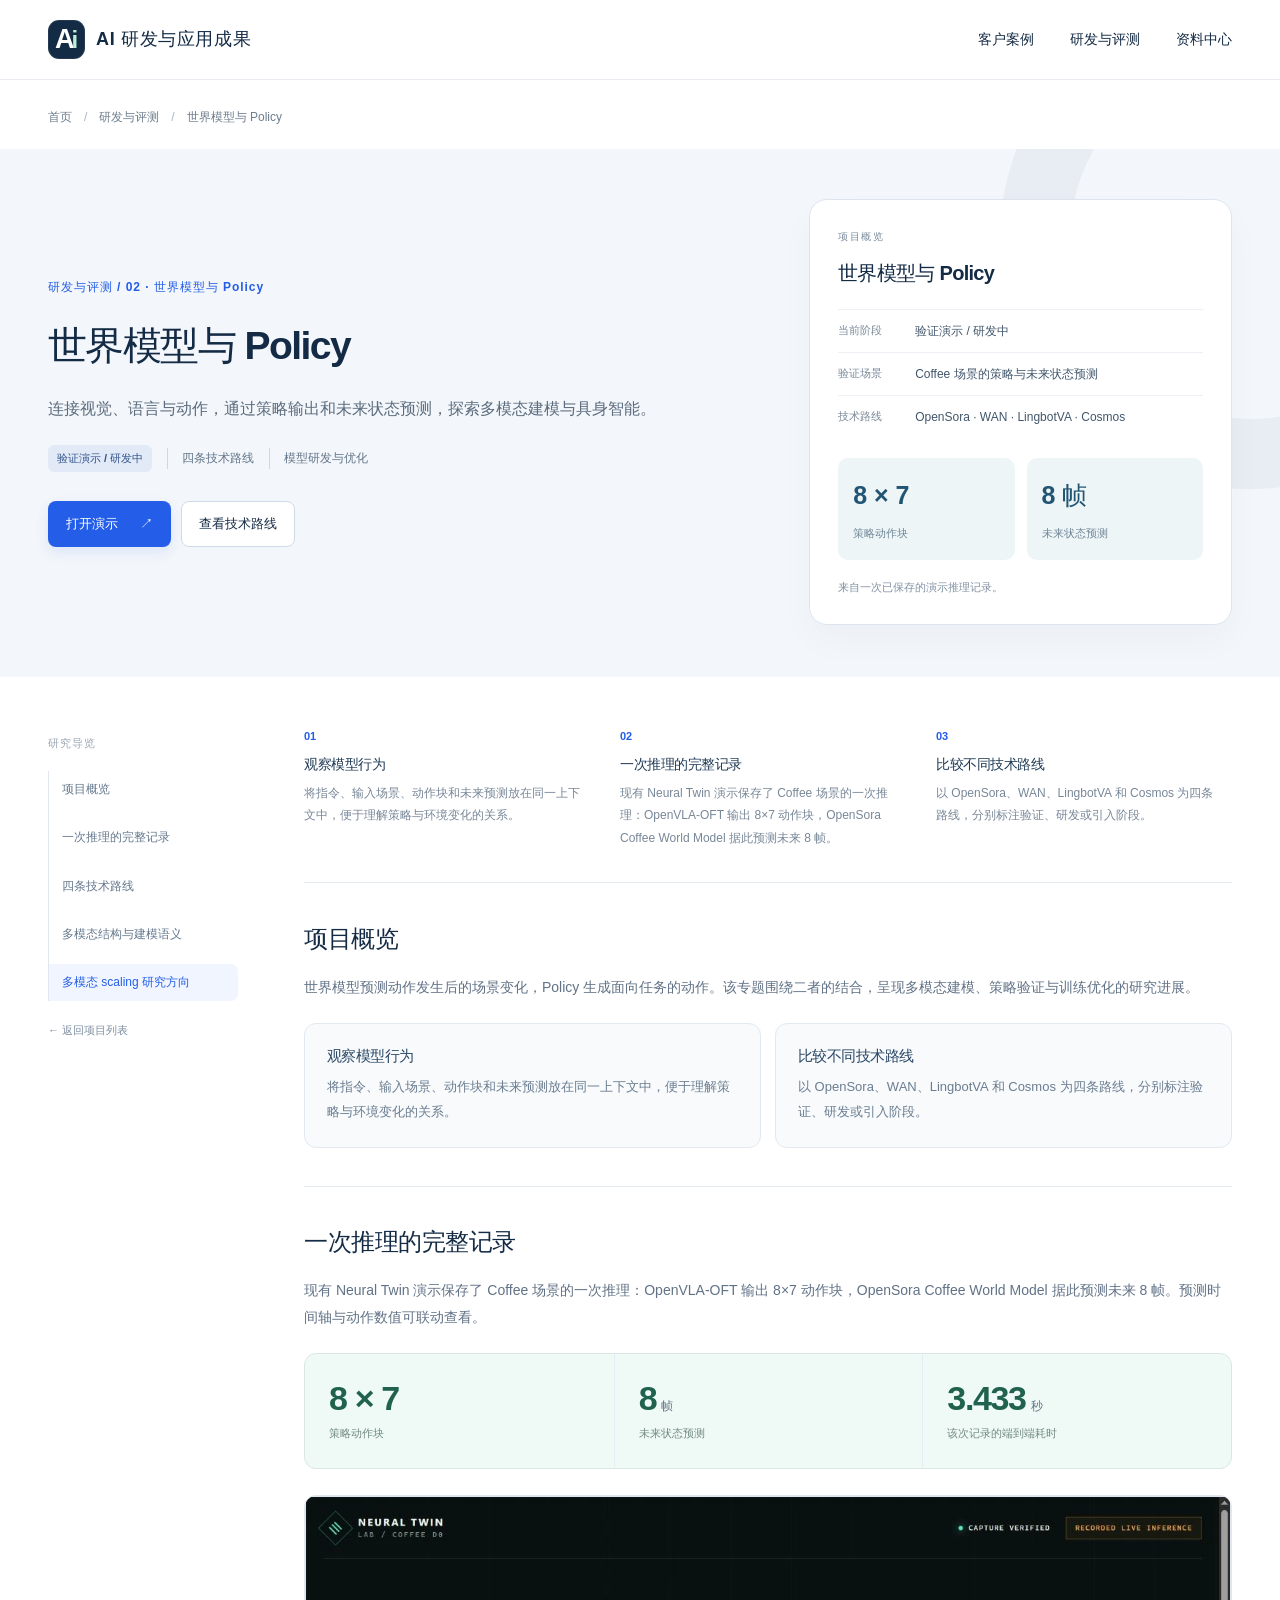
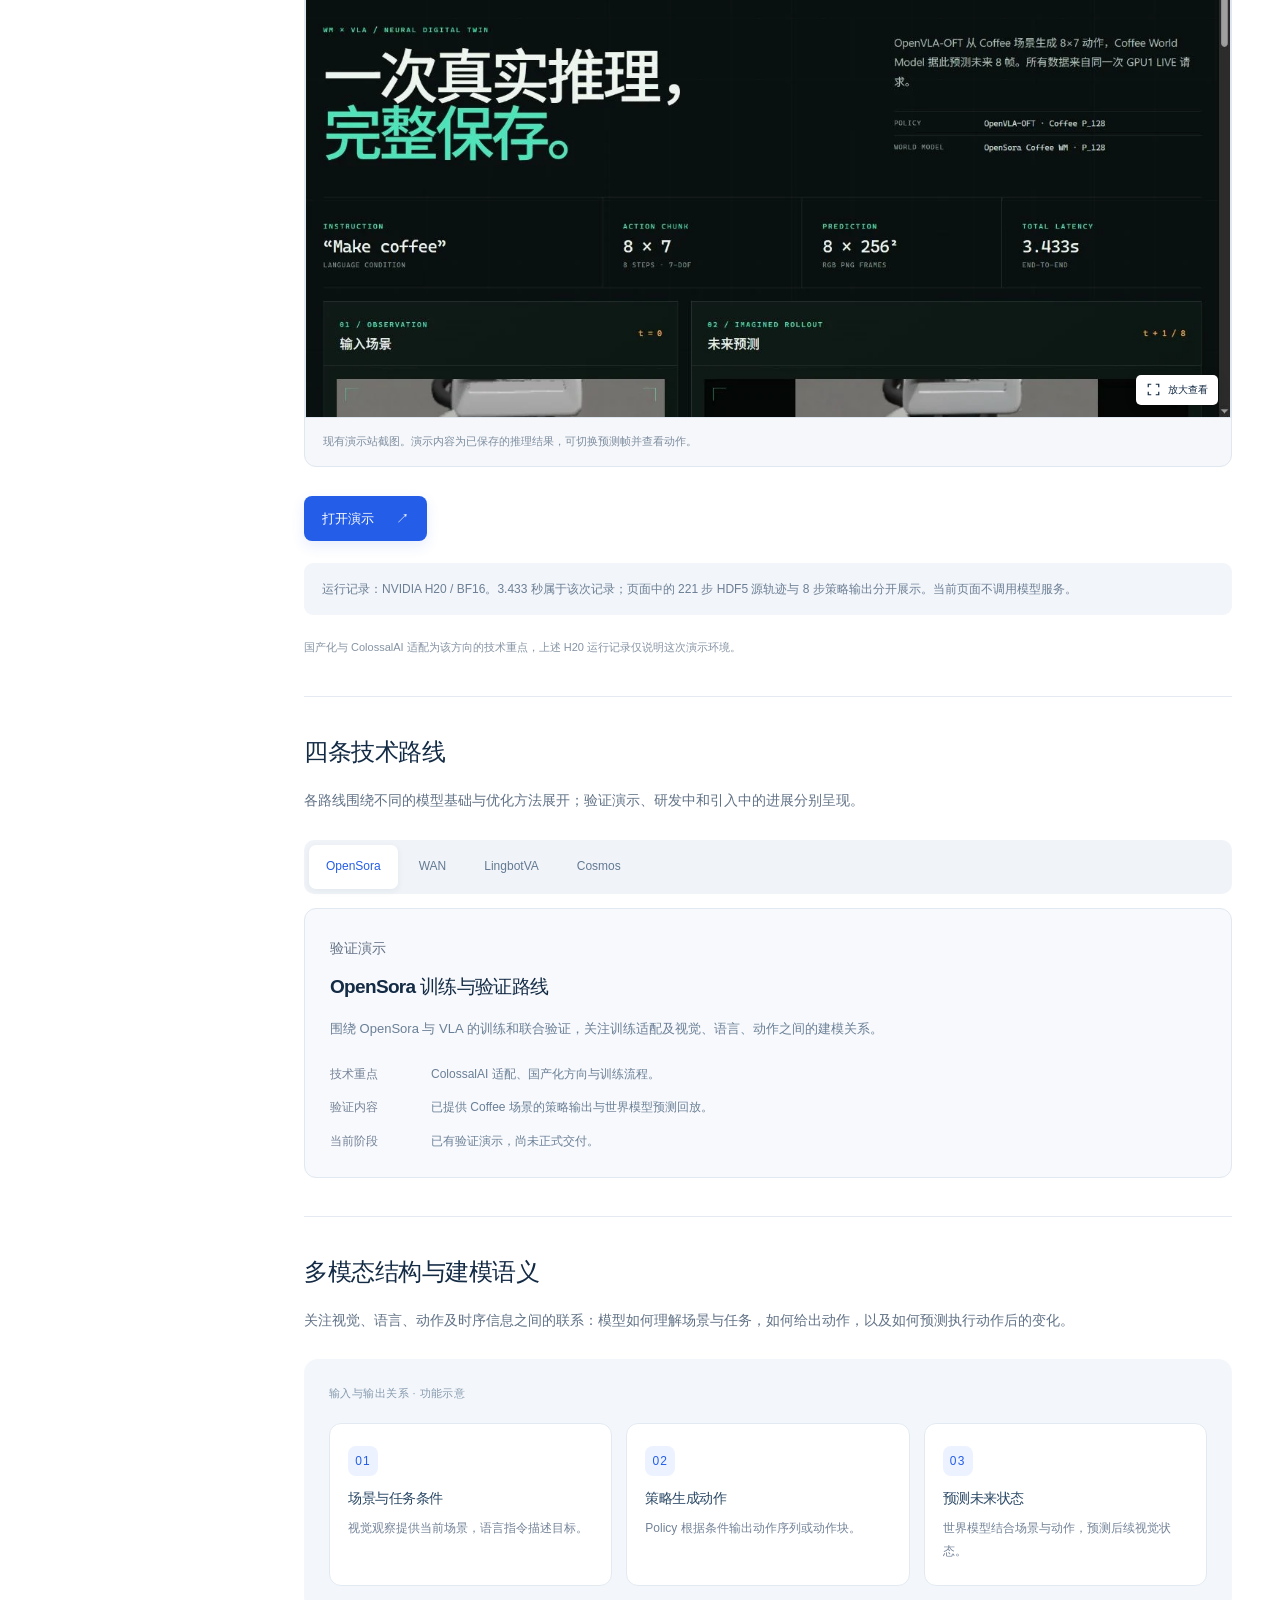
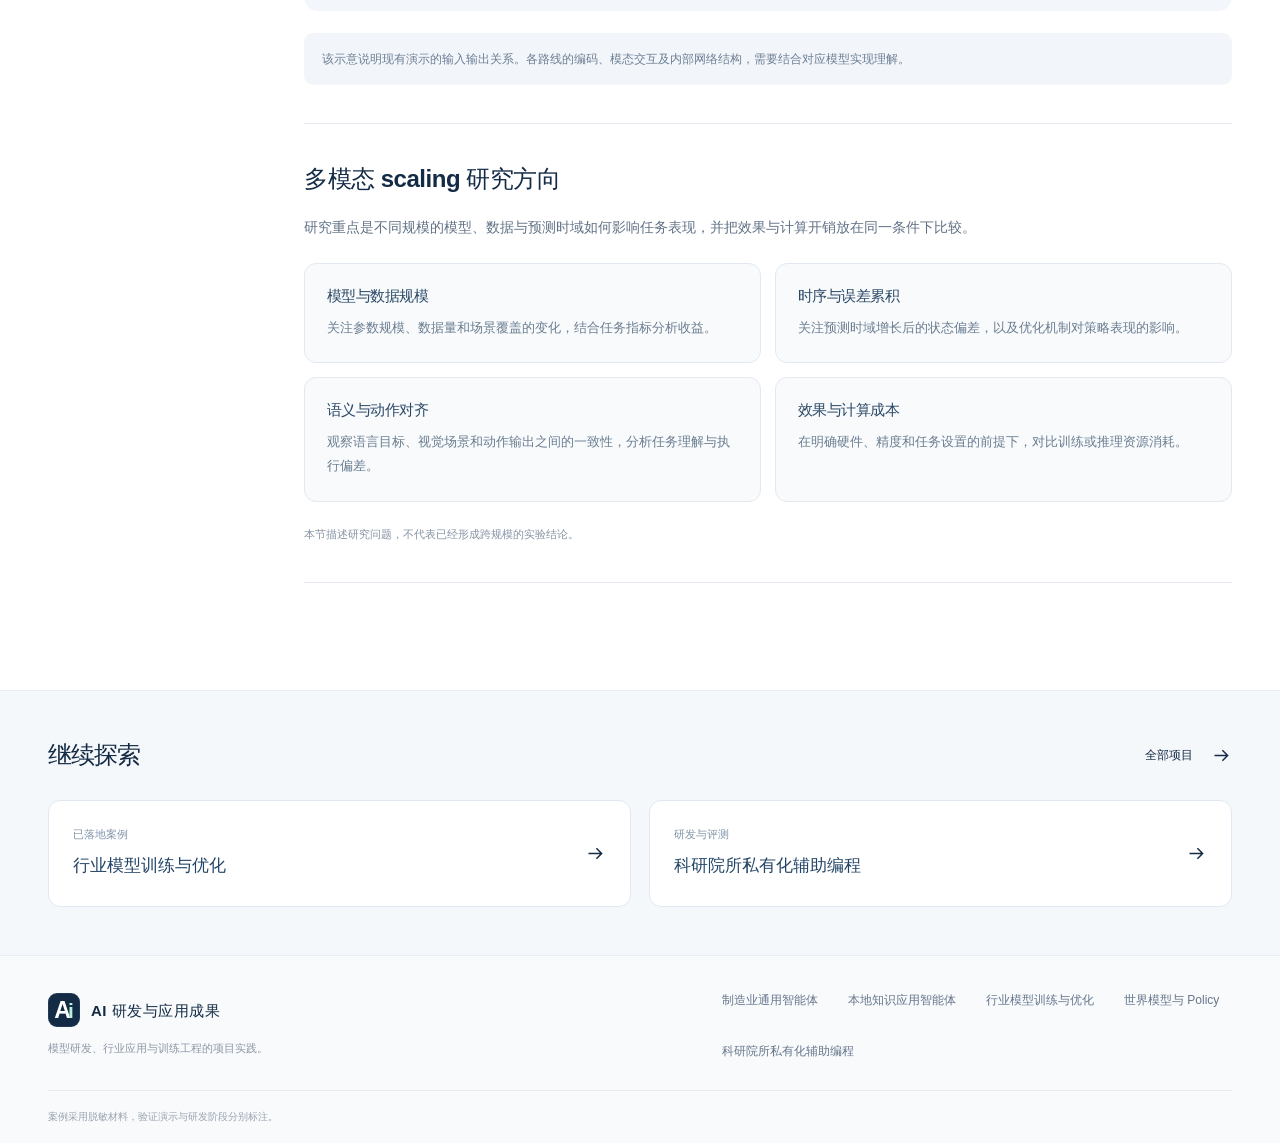
<file: projects/world-model.html>
<!DOCTYPE html>

<html lang="zh-CN">
<head>
<meta charset="utf-8"/>
<meta content="width=device-width,initial-scale=1" name="viewport"/>
<title>世界模型与 Policy · AI 研发与应用成果</title>
<meta content="连接视觉、语言与动作，通过策略输出和未来状态预测，探索多模态建模与具身智能。" name="description"/>
<meta content="#142b45" name="theme-color"/>
<link href="../assets/favicon.svg" rel="icon" type="image/svg+xml"/>
<link href="../assets/styles.css" rel="stylesheet"/>
<script defer="" src="../assets/demos.js"></script>
<script defer="" src="../assets/site.js"></script><link href="../assets/editorial.css" rel="stylesheet"/>
<link href="../assets/preview.css" rel="stylesheet"/><link href="../assets/detail-preview.css" rel="stylesheet"/></head>
<body class="case-detail-page">
<a class="skip-link" href="#main">跳到主要内容</a>
<header class="site-header">
<div class="container header-inner">
<a aria-label="AI 研发与应用成果，首页" class="brand" href="../index.html"><span aria-hidden="true" class="brand-mark">A<span>i</span></span><span class="brand-name">AI 研发与应用成果</span></a><button aria-controls="main-navigation" aria-expanded="false" aria-label="打开导航菜单" class="menu-toggle" type="button"><svg aria-hidden="true" fill="none" stroke="currentColor" stroke-width="1.6" viewbox="0 0 24 24"><path d="M4 7h16M4 12h16M4 17h16"></path></svg></button>
<nav aria-label="主导航" class="main-nav" id="main-navigation"><a href="../index.html#projects">客户案例</a><a href="../index.html#research-projects">研发与评测</a><a href="../index.html#materials">资料中心</a></nav>
</div></header>
<main id="main">
<div class="container">
<nav aria-label="面包屑" class="breadcrumb"><a href="../index.html">首页</a><span aria-hidden="true" class="divider">/</span><a href="../index.html#research-projects">研发与评测</a><span aria-hidden="true" class="divider">/</span><span aria-current="page">世界模型与 Policy</span></nav>
</div>
<section class="detail-hero">
<div class="container detail-hero-grid"><div class="detail-hero-copy"><p class="detail-eyebrow">研发与评测 / 02 · 世界模型与 Policy</p>
<h1>世界模型与 Policy</h1>
<p class="detail-lead">连接视觉、语言与动作，通过策略输出和未来状态预测，探索多模态建模与具身智能。</p>
<div class="detail-meta">
<span class="badge">验证演示 / 研发中</span><span>四条技术路线</span><span>模型研发与优化</span>
</div>
<div class="detail-actions">
<a class="button button-primary" data-demo="worldModel" href="https://recklessnolove117.github.io/neural-twin-static-demo/" rel="noopener noreferrer" target="_blank">打开演示 <span aria-hidden="true">↗</span><span class="sr-only">（新标签页）</span></a><a class="button button-secondary" href="#routes">查看技术路线</a>
</div>
</div><aside aria-label="案例快览" class="case-snapshot"><p class="snapshot-eyebrow">项目概览</p><h2>世界模型与 Policy</h2><dl><div><dt>当前阶段</dt><dd>验证演示 / 研发中</dd></div><div><dt>验证场景</dt><dd>Coffee 场景的策略与未来状态预测</dd></div><div><dt>技术路线</dt><dd>OpenSora · WAN · LingbotVA · Cosmos</dd></div></dl><div class="snapshot-pair"><div><strong>8 × 7</strong><span>策略动作块</span></div><div><strong>8 帧</strong><span>未来状态预测</span></div></div><p class="snapshot-note">来自一次已保存的演示推理记录。</p></aside></div></section>
<div class="container detail-layout">
<aside aria-label="项目目录" class="detail-sidebar">
<p class="toc-label">研究导览</p>
<nav aria-label="本页目录" class="desktop-toc">
<ul class="toc-links"><li><a href="#overview">项目概览</a></li><li><a href="#evidence">一次推理的完整记录</a></li><li><a href="#routes">四条技术路线</a></li><li><a href="#multimodal">多模态结构与建模语义</a></li><li><a href="#scaling">多模态 scaling 研究方向</a></li></ul></nav><a class="text-link toc-back" href="../index.html#projects">← 返回项目列表</a></aside>
<article aria-label="世界模型与 Policy详情" class="detail-article">
<details class="mobile-toc">
<summary>本页目录</summary>
<nav aria-label="移动端本页目录">
<ul class="toc-links"><li><a href="#overview">项目概览</a></li><li><a href="#evidence">一次推理的完整记录</a></li><li><a href="#routes">四条技术路线</a></li><li><a href="#multimodal">多模态结构与建模语义</a></li><li><a href="#scaling">多模态 scaling 研究方向</a></li></ul></nav></details><div aria-label="案例摘要" class="case-summary"><div><span class="summary-index">01</span><h2>观察模型行为</h2><p>将指令、输入场景、动作块和未来预测放在同一上下文中，便于理解策略与环境变化的关系。</p></div><div><span class="summary-index">02</span><h2>一次推理的完整记录</h2><p>现有 Neural Twin 演示保存了 Coffee 场景的一次推理：OpenVLA-OFT 输出 8×7 动作块，OpenSora Coffee World Model 据此预测未来 8 帧。</p></div><div><span class="summary-index">03</span><h2>比较不同技术路线</h2><p>以 OpenSora、WAN、LingbotVA 和 Cosmos 为四条路线，分别标注验证、研发或引入阶段。</p></div></div>
<section class="article-section" id="overview"><h2>项目概览</h2>
<p>世界模型预测动作发生后的场景变化，Policy 生成面向任务的动作。该专题围绕二者的结合，呈现多模态建模、策略验证与训练优化的研究进展。</p>
<div class="info-grid">
<div class="info-block">
<h3>观察模型行为</h3>
<p>将指令、输入场景、动作块和未来预测放在同一上下文中，便于理解策略与环境变化的关系。</p>
</div>
<div class="info-block">
<h3>比较不同技术路线</h3>
<p>以 OpenSora、WAN、LingbotVA 和 Cosmos 为四条路线，分别标注验证、研发或引入阶段。</p>
</div>
</div></section><section class="article-section" id="evidence"><h2>一次推理的完整记录</h2>
<p>现有 Neural Twin 演示保存了 Coffee 场景的一次推理：OpenVLA-OFT 输出 8×7 动作块，OpenSora Coffee World Model 据此预测未来 8 帧。预测时间轴与动作数值可联动查看。</p>
<div class="evidence-metrics">
<div class="metric">
<div class="metric-value">8 × 7</div>
<div class="metric-label">策略动作块</div>
</div>
<div class="metric">
<div class="metric-value">8<em>帧</em>
</div>
<div class="metric-label">未来状态预测</div>
</div>
<div class="metric">
<div class="metric-value">3.433<em>秒</em>
</div>
<div class="metric-label">该次记录的端到端耗时</div>
</div>
</div>
<figure class="evidence-figure"><button aria-label="放大图片：世界模型与策略联合验证的演示首页" class="image-zoom" data-caption="世界模型与策略联合验证的演示首页" type="button"><img alt="世界模型与策略联合验证的演示首页" height="712" loading="lazy" src="../assets/images/world-model.webp" width="1265"/><span class="zoom-label"><svg aria-hidden="true" fill="none" stroke="currentColor" stroke-width="1.6" viewbox="0 0 20 20"><path d="M3 7V3h4m6 0h4v4M3 13v4h4m6 0h4v-4"></path></svg>放大查看</span></button>
<figcaption>现有演示站截图。演示内容为已保存的推理结果，可切换预测帧并查看动作。</figcaption></figure>
<div class="detail-actions"><a class="button button-primary" data-demo="worldModel" href="https://recklessnolove117.github.io/neural-twin-static-demo/" rel="noopener noreferrer" target="_blank">打开演示 <span aria-hidden="true">↗</span><span class="sr-only">（新标签页）</span></a></div>
<div class="note">运行记录：NVIDIA H20 / BF16。3.433 秒属于该次记录；页面中的 221 步 HDF5 源轨迹与 8 步策略输出分开展示。当前页面不调用模型服务。</div>
<p class="source-note">国产化与 ColossalAI 适配为该方向的技术重点，上述 H20 运行记录仅说明这次演示环境。</p></section><section class="article-section" id="routes"><h2>四条技术路线</h2>
<p>各路线围绕不同的模型基础与优化方法展开；验证演示、研发中和引入中的进展分别呈现。</p>
<div data-route-tabs="">
<div aria-label="世界模型技术路线" class="route-tabs" hidden="" role="tablist">
<button aria-controls="panel-opensora" aria-selected="true" class="route-tab" id="tab-opensora" role="tab" type="button">OpenSora</button><button aria-controls="panel-wan" aria-selected="false" class="route-tab" id="tab-wan" role="tab" type="button">WAN</button><button aria-controls="panel-lingbotva" aria-selected="false" class="route-tab" id="tab-lingbotva" role="tab" type="button">LingbotVA</button><button aria-controls="panel-cosmos" aria-selected="false" class="route-tab" id="tab-cosmos" role="tab" type="button">Cosmos</button>
</div>
<div class="route-panels no-js">
<section aria-labelledby="tab-opensora" class="route-panel" id="panel-opensora" role="tabpanel" tabindex="0"><span class="badge">验证演示</span>
<h3>OpenSora 训练与验证路线</h3>
<p>围绕 OpenSora 与 VLA 的训练和联合验证，关注训练适配及视觉、语言、动作之间的建模关系。</p>
<dl>
<dt>技术重点</dt>
<dd>ColossalAI 适配、国产化方向与训练流程。</dd>
<dt>验证内容</dt>
<dd>已提供 Coffee 场景的策略输出与世界模型预测回放。</dd>
<dt>当前阶段</dt>
<dd>已有验证演示，尚未正式交付。</dd>
</dl></section>
<section aria-labelledby="tab-wan" class="route-panel" id="panel-wan" role="tabpanel" tabindex="0"><span class="badge">验证演示</span>
<h3>WAN 策略优化路线</h3>
<p>结合 RLinf 框架开展 VLA 优化，关注长时序预测中误差累积对策略表现的影响。</p>
<dl>
<dt>技术重点</dt>
<dd>KIR 错误累积优化及 WoVR 相关机制。</dd>
<dt>验证内容</dt>
<dd>以同任务、同条件下的优化前后对比作为验证方向。</dd>
<dt>当前阶段</dt>
<dd>已有验证演示，尚未正式交付。</dd>
</dl></section>
<section aria-labelledby="tab-lingbotva" class="route-panel" id="panel-lingbotva" role="tabpanel" tabindex="0"><span class="badge badge-amber">研发中</span>
<h3>端到端 Policy 平台与优化</h3>
<p>探索端到端策略平台，将多模态输入、策略输出和优化过程组织在同一研究方向下。</p>
<dl>
<dt>技术重点</dt>
<dd>端到端 Policy 的建模与优化。</dd>
<dt>验证内容</dt>
<dd>当前阶段为平台研发。</dd>
<dt>当前阶段</dt>
<dd>研发中。</dd>
</dl></section>
<section aria-labelledby="tab-cosmos" class="route-panel" id="panel-cosmos" role="tabpanel" tabindex="0"><span class="badge badge-amber">引入中</span>
<h3>Cosmos3 与框架引入</h3>
<p>围绕 Cosmos3 和 Cosmos framework，开展端到端 Policy 系统与训练框架的引入。</p>
<dl>
<dt>技术重点</dt>
<dd>框架适配与 SFT recipe。</dd>
<dt>验证内容</dt>
<dd>后续围绕训练流程和任务表现进行验证。</dd>
<dt>当前阶段</dt>
<dd>引入中。</dd>
</dl></section>
</div>
</div></section><section class="article-section" id="multimodal"><h2>多模态结构与建模语义</h2>
<p>关注视觉、语言、动作及时序信息之间的联系：模型如何理解场景与任务，如何给出动作，以及如何预测执行动作后的变化。</p>
<div class="concept-visual">
<p class="concept-caption">输入与输出关系 · 功能示意</p>
<div class="flow">
<div class="flow-step">
<span class="step-no">01</span>
<h3>场景与任务条件</h3>
<p>视觉观察提供当前场景，语言指令描述目标。</p>
</div>
<div class="flow-step">
<span class="step-no">02</span>
<h3>策略生成动作</h3>
<p>Policy 根据条件输出动作序列或动作块。</p>
</div>
<div class="flow-step">
<span class="step-no">03</span>
<h3>预测未来状态</h3>
<p>世界模型结合场景与动作，预测后续视觉状态。</p>
</div>
</div>
</div>
<div class="note">该示意说明现有演示的输入输出关系。各路线的编码、模态交互及内部网络结构，需要结合对应模型实现理解。</div></section><section class="article-section" id="scaling"><h2>多模态 scaling 研究方向</h2>
<p>研究重点是不同规模的模型、数据与预测时域如何影响任务表现，并把效果与计算开销放在同一条件下比较。</p>
<div class="info-grid">
<div class="info-block">
<h3>模型与数据规模</h3>
<p>关注参数规模、数据量和场景覆盖的变化，结合任务指标分析收益。</p>
</div>
<div class="info-block">
<h3>时序与误差累积</h3>
<p>关注预测时域增长后的状态偏差，以及优化机制对策略表现的影响。</p>
</div>
<div class="info-block">
<h3>语义与动作对齐</h3>
<p>观察语言目标、视觉场景和动作输出之间的一致性，分析任务理解与执行偏差。</p>
</div>
<div class="info-block">
<h3>效果与计算成本</h3>
<p>在明确硬件、精度和任务设置的前提下，对比训练或推理资源消耗。</p>
</div>
</div>
<p class="source-note">本节描述研究问题，不代表已经形成跨规模的实验结论。</p></section></article>
</div>
<section class="related">
<div class="container">
<div class="related-heading">
<h2>继续探索</h2>
<a class="text-link" href="../index.html#projects">全部项目 <svg aria-hidden="true" class="arrow" fill="none" stroke="currentColor" stroke-width="1.7" viewbox="0 0 24 24"><path d="M4 12h15m-6-6 6 6-6 6"></path></svg></a>
</div>
<div class="related-grid">
<a class="related-card" href="model-training.html">
<div>
<small>已落地案例</small><strong>行业模型训练与优化</strong>
</div>
<svg aria-hidden="true" class="arrow" fill="none" stroke="currentColor" stroke-width="1.7" viewbox="0 0 24 24"><path d="M4 12h15m-6-6 6 6-6 6"></path></svg></a><a class="related-card" href="coding-agent.html">
<div>
<small>研发与评测</small><strong>科研院所私有化辅助编程</strong>
</div>
<svg aria-hidden="true" class="arrow" fill="none" stroke="currentColor" stroke-width="1.7" viewbox="0 0 24 24"><path d="M4 12h15m-6-6 6 6-6 6"></path></svg></a>
</div>
</div></section></main>
<footer class="site-footer">
<div class="container">
<div class="footer-main">
<div>
<a aria-label="AI 研发与应用成果，首页" class="brand" href="../index.html"><span aria-hidden="true" class="brand-mark">A<span>i</span></span><span class="brand-name">AI 研发与应用成果</span></a>
<p class="footer-copy">模型研发、行业应用与训练工程的项目实践。</p>
</div>
<nav aria-label="页脚项目导航" class="footer-links"><a href="manufacturing-agent.html">制造业通用智能体</a><a href="knowledge-agent.html">本地知识应用智能体</a><a href="model-training.html">行业模型训练与优化</a><a href="world-model.html">世界模型与 Policy</a><a href="coding-agent.html">科研院所私有化辅助编程</a></nav>
</div>
<div class="footer-bottom"><span>案例采用脱敏材料，验证演示与研发阶段分别标注。</span></div>
</div></footer>
</body>
</html>
</file>
<file: assets/styles.css>
@charset "UTF-8";
:root {
  --ink:#172b4d;
  --muted:#5c6b7f;
  --blue:#1765d1;
  --blue-dark:#104caa;
  --teal:#008f9c;
  --line:#dce3ec;
  --soft:#f5f7fa;
  --pale:#edf4fd;
  --white:#fff;
  --radius:12px;
  --container:1200px;
  --header-height:84px;
  font-family:-apple-system,BlinkMacSystemFont,"Segoe UI","PingFang SC","Microsoft YaHei",sans-serif;
  color:var(--ink);
  background:#fff;
  font-synthesis:none;
}
* {
  box-sizing:border-box;
}
html {
  scroll-behavior:smooth;
  scroll-padding-top:calc(var(--header-height) + 24px);
}
body {
  margin:0;
  font-size:16px;
  line-height:1.75;
  -webkit-font-smoothing:antialiased;
}
body.modal-open {
  overflow:hidden;
}
a {
  color:inherit;
  text-decoration:none;
}
button,input,summary {
  font:inherit;
}
button {
  cursor:pointer;
}
button,summary,a {
  -webkit-tap-highlight-color:transparent;
}
img,svg {
  max-width:100%;
}
img {
  display:block;
}
h1,h2,h3,h4,p,figure {
  margin:0;
}
h1,h2,h3,h4 {
  line-height:1.35;
}
h1,h2 {
  letter-spacing:-.035em;
}
p+p {
  margin-top:16px;
}
button:focus-visible,a:focus-visible,summary:focus-visible,[tabindex]:focus-visible {
  outline:3px solid #1765d1;
  outline-offset:5px;
}
::selection {
  background:#cde4ff;
  color:#102543;
}
[hidden] {
  display:none!important;
}
.container {
  width:min(var(--container),calc(100% - 80px));
  margin-inline:auto;
}
.skip-link {
  position:fixed;
  top:8px;
  left:8px;
  z-index:100;
  background:var(--blue);
  color:#fff;
  padding:10px 20px;
  transform:translateY(-180%);
}
.skip-link:focus {
  transform:none;
}
.site-header {
  height:var(--header-height);
  position:sticky;
  top:0;
  z-index:30;
  background:rgba(255,255,255,.96);
  border-bottom:1px solid var(--line);
  backdrop-filter:blur(16px);
}
.header-inner {
  height:100%;
  display:flex;
  align-items:center;
  justify-content:space-between;
  gap:24px;
}
.brand {
  display:flex;
  align-items:center;
  gap:12px;
  flex-shrink:0;
}
.brand-mark {
  width:37px;
  height:37px;
}
.brand-name {
  display:block;
  font-size:18px;
  line-height:1.4;
  font-weight:700;
  letter-spacing:.02em;
}
.brand-sub {
  display:block;
  color:#718096;
  font-size:10px;
  letter-spacing:.19em;
  line-height:1.8;
}
.main-nav {
  display:flex;
  gap:40px;
  align-items:center;
  font-size:15px;
  font-weight:500;
}
.main-nav a {
  padding:10px 0;
  position:relative;
}
.main-nav a:hover {
  color:var(--blue);
}
.main-nav a::after {
  position:absolute;
  bottom:3px;
  left:0;
  content:"";
  height:2px;
  background:var(--blue);
  width:0;
  transition:width .18s;
}
.main-nav a:hover::after {
  width:100%;
}
.nav-home {
  color:var(--muted);
}
.menu-toggle {
  display:none;
  background:none;
  border:1px solid var(--line);
  border-radius:6px;
  width:44px;
  height:44px;
  align-items:center;
  justify-content:center;
}
.menu-toggle svg {
  width:21px;
}
.arrow {
  width:19px;
  height:19px;
  display:inline-block;
  vertical-align:middle;
  flex-shrink:0;
}
.eyebrow {
  display:flex;
  align-items:center;
  gap:12px;
  color:var(--blue);
  font-size:12px;
  letter-spacing:.15em;
  font-weight:700;
  line-height:1.6;
}
.eyebrow::before {
  content:"";
  display:block;
  width:24px;
  height:2px;
  background:currentColor;
}
.section-kicker {
  color:var(--blue);
  font-size:12px;
  letter-spacing:.15em;
  font-weight:700;
  display:block;
  margin-bottom:14px;
}
.muted {
  color:var(--muted);
}
.button {
  display:inline-flex;
  align-items:center;
  justify-content:center;
  gap:28px;
  min-height:48px;
  padding:11px 23px;
  border:1px solid transparent;
  border-radius:5px;
  font-weight:600;
  font-size:15px;
  line-height:1.5;
  transition:background .18s,transform .18s;
}
.button-primary {
  background:var(--blue);
  color:#fff;
}
.button-primary:hover {
  background:var(--blue-dark);
  transform:translateY(-2px);
}
.button-secondary {
  background:white;
  border-color:var(--line);
}
.button-secondary:hover {
  border-color:var(--blue);
  color:var(--blue);
}
.text-link {
  display:inline-flex;
  align-items:center;
  gap:12px;
  color:var(--blue);
  font-size:15px;
  font-weight:600;
  min-height:44px;
}
.text-link:hover {
  color:var(--blue-dark);
}
.text-link .arrow {
  transition:transform .18s;
}
.text-link:hover .arrow {
  transform:translateX(4px);
}
.hero {
  padding:78px 0 64px;
  overflow:hidden;
}
.hero-grid {
  display:grid;
  grid-template-columns:.92fr 1.08fr;
  align-items:center;
  gap:66px;
}
.hero h1 {
  font-size:clamp(44px,4.7vw,64px);
  line-height:1.2;
  font-weight:650;
  margin:27px 0 26px;
}
.hero h1 span {
  color:var(--blue);
}
.hero-copy {
  font-size:18px;
  color:var(--muted);
  max-width:460px;
  line-height:1.9;
}
.hero-actions {
  display:flex;
  flex-wrap:wrap;
  gap:26px;
  align-items:center;
  margin-top:34px;
}
.hero-visual {
  position:relative;
  padding:0 0 24px 0;
}
.hero-image {
  height:370px;
  width:100%;
  object-fit:cover;
  border-radius:10px;
  border:1px solid #e5eaf0;
  background:#eff4f7;
}
.hero-photo-label {
  display:flex;
  justify-content:space-between;
  gap:20px;
  font-size:12px;
  color:#69788a;
  letter-spacing:.08em;
  padding:12px 3px 0;
}
.hero-caption {
  position:absolute;
  left:-25px;
  bottom:53px;
  padding:15px 21px;
  background:rgba(255,255,255,.96);
  border:1px solid #e2e8ef;
  border-left:3px solid var(--blue);
  box-shadow:0 8px 30px #10243e0b;
  border-radius:4px;
}
.hero-caption strong {
  font-size:16px;
  font-weight:650;
  display:block;
}
.hero-caption span {
  font-size:12px;
  color:var(--muted);
}
.capability-strip {
  display:grid;
  grid-template-columns:repeat(3,1fr);
  margin-top:52px;
  padding-top:26px;
  border-top:1px solid var(--line);
  gap:32px;
}
.capability-item {
  display:flex;
  gap:16px;
  align-items:flex-start;
}
.capability-num {
  font-size:12px;
  font-weight:600;
  color:#6d7c8f;
  font-family:Consolas,monospace;
  padding-top:2px;
}
.capability-item strong {
  font-size:15px;
  font-weight:600;
}
.capability-item p {
  font-size:13px;
  color:#748095;
  margin-top:2px;
}
.section {
  padding:88px 0;
}
.section-soft {
  background:var(--soft);
}
.section-heading {
  display:flex;
  justify-content:space-between;
  align-items:flex-end;
  gap:28px;
  margin-bottom:34px;
}
.section-heading h2 {
  font-size:32px;
  font-weight:650;
}
.section-heading p {
  color:var(--muted);
  font-size:15px;
  max-width:390px;
}
.feature {
  display:grid;
  grid-template-columns:1fr 1fr;
  background:#fff;
  border:1px solid var(--line);
  border-radius:var(--radius);
  overflow:hidden;
}
.feature-content {
  padding:40px 40px 34px;
}
.feature h3 {
  font-size:29px;
  font-weight:650;
  margin:20px 0 16px;
}
.feature-content>p {
  font-size:16px;
  color:var(--muted);
}
.feature .text-link {
  margin-top:23px;
}
.badge {
  display:inline-flex;
  align-items:center;
  font-size:12px;
  font-weight:600;
  padding:4px 9px;
  border-radius:3px;
  background:#eaf1fd;
  color:#285ba7;
  line-height:1.5;
  letter-spacing:.02em;
}
.badge-teal {
  background:#e3f3f2;
  color:#096e70;
}
.badge-amber {
  background:#fff1da;
  color:#805a13;
}
.badge-neutral {
  background:#edf0f5;
  color:#59677b;
}
.feature-chart {
  background:#f0f6fd;
  padding:34px 40px;
  display:flex;
  flex-direction:column;
  justify-content:center;
  border-left:1px solid #e2e9f1;
}
.chart-top {
  display:flex;
  align-items:center;
  justify-content:space-between;
  gap:16px;
  font-size:14px;
  font-weight:600;
}
.chart-top span:last-child {
  font-size:12px;
  font-weight:400;
  color:var(--muted);
}
.score-chart {
  display:flex;
  align-items:flex-end;
  gap:40px;
  padding:26px 26px 0;
  height:219px;
  position:relative;
  border-bottom:1px solid #c9d5e5;
  background:repeating-linear-gradient(to top,transparent 0,transparent 49px,#dce5f1 50px,transparent 51px);
  margin-top:16px;
}
.score-column {
  flex:1;
  display:flex;
  flex-direction:column;
  justify-content:flex-end;
  align-items:center;
  height:100%;
  position:relative;
}
.score-value {
  font-size:25px;
  line-height:1.3;
  font-weight:650;
  margin-bottom:9px;
  font-variant-numeric:tabular-nums;
}
.score-bar {
  width:100%;
  max-width:104px;
  background:#b6c5d7;
  border-radius:4px 4px 0 0;
  min-height:2px;
}
.score-bar.after {
  background:#159ba8;
}
.score-labels {
  display:grid;
  grid-template-columns:1fr 1fr;
  text-align:center;
  font-size:13px;
  color:#52667e;
  margin-top:12px;
  gap:40px;
  padding-inline:26px;
}
.chart-foot {
  font-size:12px;
  color:#647890;
  margin-top:20px;
}
.feature-metrics {
  grid-column:1/-1;
  display:grid;
  grid-template-columns:repeat(3,1fr);
  border-top:1px solid var(--line);
}
.metric {
  padding:24px 30px;
  border-right:1px solid var(--line);
}
.metric:last-child {
  border:0;
}
.metric-value {
  font-size:35px;
  font-weight:650;
  letter-spacing:-.04em;
  line-height:1.2;
  color:var(--ink);
  font-variant-numeric:tabular-nums;
}
.metric-value em {
  font-style:normal;
  font-size:17px;
  letter-spacing:0;
  color:var(--muted);
  margin-left:5px;
  font-weight:400;
}
.metric-label {
  font-size:14px;
  color:var(--muted);
  margin-top:9px;
}
.source-note {
  font-size:12px;
  color:#6b798d;
  line-height:1.8;
  margin-top:14px;
}
.project-group {
  margin-top:40px;
}
.group-heading {
  display:flex;
  align-items:center;
  gap:15px;
  font-size:16px;
  margin-bottom:18px;
  font-weight:650;
}
.group-heading span {
  font-size:12px;
  color:#748094;
  font-family:Consolas,monospace;
  font-weight:400;
}
.group-heading::after {
  content:"";
  height:1px;
  background:var(--line);
  flex:1;
  margin-left:8px;
}
.project-grid {
  display:grid;
  grid-template-columns:repeat(3,minmax(0,1fr));
  gap:24px;
}
.project-card {
  border:1px solid var(--line);
  border-radius:9px;
  overflow:hidden;
  display:flex;
  flex-direction:column;
  background:#fff;
  transition:border-color .2s,box-shadow .2s,transform .2s;
}
.project-card:hover {
  border-color:#a7c1e4;
  box-shadow:0 12px 32px #183b650c;
  transform:translateY(-3px);
}
.card-image {
  aspect-ratio:1.65;
  width:100%;
  object-fit:cover;
  background:var(--soft);
  border-bottom:1px solid var(--line);
}
.card-content {
  padding:23px;
  display:flex;
  flex-direction:column;
  flex:1;
}
.card-type {
  font-size:11px;
  letter-spacing:.12em;
  color:#67778d;
  margin-bottom:12px;
}
.card-content h3 {
  font-size:21px;
  font-weight:650;
  margin:13px 0 12px;
}
.card-content p {
  font-size:15px;
  color:var(--muted);
  line-height:1.85;
}
.card-bottom {
  display:flex;
  align-items:center;
  justify-content:space-between;
  margin-top:auto;
  padding-top:27px;
  font-size:14px;
  font-weight:600;
  color:var(--blue);
}
.project-card.wide {
  display:grid;
  grid-template-columns:1fr 1.15fr;
}
.wide .card-image {
  height:100%;
  aspect-ratio:auto;
  max-height:304px;
  border-right:1px solid var(--line);
  border-bottom:0;
  object-position:top;
}
.wide .card-content {
  padding:30px 36px;
}
.wide .card-content h3 {
  font-size:25px;
}
.card-preview {
  padding:24px;
  background:#f0f5fb;
  aspect-ratio:1.65;
  display:flex;
  flex-direction:column;
  justify-content:center;
  border-bottom:1px solid var(--line);
  gap:16px;
}
.preview-caption {
  font-size:11px;
  letter-spacing:.1em;
  color:#687d96;
}
.mini-flow {
  display:flex;
  align-items:center;
  gap:9px;
}
.mini-flow span {
  background:white;
  border:1px solid #d3dfed;
  border-radius:5px;
  font-size:13px;
  padding:13px 8px;
  text-align:center;
  flex:1;
  color:#32506f;
}
.mini-flow b {
  font-size:16px;
  color:#8aa4c6;
  font-weight:400;
}
.knowledge-preview {
  background:#eef6f5;
}
.knowledge-preview .mini-flow span {
  border-color:#cfe4df;
  color:#286263;
}
.preview-line {
  font-size:12px;
  color:#6c7e91;
}
.site-footer {
  background:#f7f9fc;
  border-top:1px solid var(--line);
  padding:45px 0 25px;
  margin-top:12px;
}
.footer-main {
  display:flex;
  justify-content:space-between;
  gap:40px;
  padding-bottom:32px;
}
.footer-copy {
  font-size:13px;
  color:var(--muted);
  margin-top:12px;
  max-width:380px;
}
.footer-links {
  display:flex;
  flex-wrap:wrap;
  gap:10px 27px;
  max-width:510px;
  align-content:flex-start;
  font-size:13px;
  color:#5b6d83;
}
.footer-links a:hover {
  color:var(--blue);
}
.footer-bottom {
  border-top:1px solid var(--line);
  padding-top:21px;
  display:flex;
  justify-content:space-between;
  gap:20px;
  color:#7c8899;
  font-size:12px;
}
.breadcrumb {
  display:flex;
  flex-wrap:wrap;
  gap:10px;
  padding-top:32px;
  color:var(--muted);
  font-size:13px;
}
.breadcrumb a:hover {
  color:var(--blue);
}
.breadcrumb .divider {
  color:#a9b4c3;
}
.detail-hero {
  padding:40px 0 46px;
  border-bottom:1px solid var(--line);
  background:linear-gradient(180deg,#fff 30%,#f8fafd 100%);
}
.detail-hero .eyebrow {
  margin-bottom:18px;
}
.detail-hero h1 {
  font-size:42px;
  max-width:840px;
  font-weight:650;
  line-height:1.35;
}
.detail-lead {
  max-width:780px;
  color:var(--muted);
  font-size:18px;
  margin-top:19px;
  line-height:1.9;
}
.detail-meta {
  display:flex;
  flex-wrap:wrap;
  gap:12px 22px;
  align-items:center;
  margin-top:24px;
  font-size:14px;
  color:#61718a;
}
.detail-meta>span+span {
  border-left:1px solid #d7e1ee;
  padding-left:22px;
}
.detail-actions {
  display:flex;
  flex-wrap:wrap;
  gap:16px;
  margin-top:28px;
}
.detail-layout {
  display:grid;
  grid-template-columns:205px minmax(0,1fr);
  gap:62px;
  padding-top:52px;
  padding-bottom:70px;
}
.detail-sidebar {
  align-self:start;
  position:sticky;
  top:112px;
}
.desktop-toc {
  border-left:1px solid var(--line);
  padding-left:18px;
}
.toc-label {
  font-size:11px;
  color:#8692a3;
  letter-spacing:.15em;
  margin:0 0 14px 19px;
}
.toc-links {
  list-style:none;
  padding:0;
  margin:0;
  display:flex;
  flex-direction:column;
  gap:5px;
}
.toc-links a {
  display:block;
  color:var(--muted);
  font-size:14px;
  line-height:1.6;
  padding:8px 10px;
  border-radius:4px;
}
.toc-links a:hover,.toc-links a[aria-current="location"] {
  background:var(--pale);
  color:var(--blue);
}
.toc-back {
  margin:26px 0 0 20px;
  font-size:13px;
}
.mobile-toc {
  display:none;
}
.article-section {
  padding-bottom:49px;
  margin-bottom:44px;
  border-bottom:1px solid var(--line);
  scroll-margin-top:0;
}
.article-section:last-child {
  margin-bottom:0;
}
.article-section h2 {
  font-size:27px;
  line-height:1.5;
  margin-bottom:20px;
  font-weight:650;
}
.section-number {
  display:block;
  color:#71839b;
  letter-spacing:.13em;
  font-size:11px;
  font-weight:500;
  margin-bottom:8px;
}
.article-section>p {
  color:var(--muted);
  line-height:1.95;
}
.article-section h3 {
  font-size:19px;
  margin:25px 0 12px;
  font-weight:600;
}
.article-section ul:not(.tabs),.article-section ol {
  padding-left:22px;
  color:var(--muted);
}
.article-section li+li {
  margin-top:8px;
}
.info-grid {
  display:grid;
  grid-template-columns:repeat(2,minmax(0,1fr));
  gap:20px;
  margin-top:24px;
}
.info-block {
  padding:22px 24px;
  background:var(--soft);
  border-radius:7px;
  border:1px solid #e7ebf1;
}
.info-block h3 {
  margin:0 0 9px;
  font-size:17px;
}
.info-block p {
  font-size:15px;
  color:var(--muted);
  line-height:1.85;
}
.article-section .note {
  margin-top:22px;
  padding:16px 20px;
  border-left:3px solid #a6c3e6;
  background:#f4f8fd;
  font-size:14px;
  color:#586e88;
  line-height:1.9;
}
.evidence-figure {
  margin-top:26px;
}
.image-zoom {
  display:block;
  padding:0;
  border:1px solid var(--line);
  border-radius:8px;
  overflow:hidden;
  width:100%;
  background:var(--soft);
  position:relative;
  text-align:left;
}
.image-zoom img {
  width:100%;
  height:auto;
  transition:opacity .18s;
}
.image-zoom:hover img {
  opacity:.95;
}
.zoom-label {
  position:absolute;
  right:12px;
  bottom:12px;
  background:#fff;
  color:var(--ink);
  box-shadow:0 2px 12px #0002;
  border-radius:4px;
  padding:6px 10px;
  font-size:12px;
  display:flex;
  gap:7px;
  align-items:center;
}
.zoom-label svg {
  width:15px;
  height:15px;
}
figcaption {
  font-size:12px;
  color:#728197;
  margin-top:10px;
  line-height:1.8;
}
.evidence-metrics {
  display:grid;
  grid-template-columns:repeat(3,minmax(0,1fr));
  margin-top:26px;
  border:1px solid var(--line);
  border-radius:8px;
  overflow:hidden;
}
.evidence-metrics .metric {
  padding:21px;
}
.evidence-metrics .metric-value {
  font-size:30px;
}
.flow {
  display:grid;
  grid-template-columns:repeat(3,minmax(0,1fr));
  gap:16px;
  margin-top:24px;
}
.flow-step {
  border:1px solid var(--line);
  border-radius:7px;
  padding:22px;
  position:relative;
  background:white;
}
.flow-step .step-no {
  font-size:12px;
  color:var(--blue);
  font-weight:600;
  letter-spacing:.1em;
}
.flow-step h3 {
  margin:12px 0 9px;
  font-size:17px;
}
.flow-step p {
  font-size:14px;
  color:var(--muted);
  line-height:1.85;
}
.flow-step:not(:last-child)::after {
  content:"→";
  position:absolute;
  right:-15px;
  top:26px;
  color:#90a6c4;
  background:white;
  z-index:1;
  line-height:1;
}
.flow.four {
  grid-template-columns:repeat(4,minmax(0,1fr));
}
.flow.four .flow-step {
  padding:17px;
}
.flow.four .flow-step h3 {
  font-size:16px;
}
.route-tabs {
  margin-top:26px;
  border-bottom:1px solid var(--line);
  display:flex;
  gap:5px;
  flex-wrap:wrap;
}
.route-tab {
  padding:13px 20px;
  border:0;
  border-bottom:3px solid transparent;
  background:transparent;
  color:var(--muted);
  font-weight:600;
  font-size:15px;
}
.route-tab[aria-selected="true"] {
  color:var(--blue);
  border-color:var(--blue);
  background:#f3f7fe;
}
.route-panel {
  padding:27px 28px 30px;
  background:#f7f9fc;
  border:1px solid var(--line);
  border-top:0;
  border-radius:0 0 8px 8px;
}
.route-panel h3 {
  margin:15px 0 12px;
  font-size:23px;
}
.route-panel p {
  color:var(--muted);
  font-size:15px;
}
.route-panel dl {
  display:grid;
  grid-template-columns:100px 1fr;
  gap:9px 16px;
  margin:22px 0 0;
  font-size:14px;
}
.route-panel dt {
  color:#758297;
}
.route-panel dd {
  margin:0;
  color:#344a66;
}
.route-panels.no-js .route-panel {
  margin-top:16px;
  border-top:1px solid var(--line);
  border-radius:8px;
}
.article-chart {
  border:1px solid var(--line);
  border-radius:9px;
  padding:30px;
  background:#f4f8fe;
  margin-top:26px;
}
.article-chart .score-chart {
  max-width:510px;
  margin:20px auto 0;
  height:255px;
  padding-inline:60px;
  gap:60px;
}
.article-chart .score-labels {
  max-width:510px;
  margin-inline:auto;
  padding-inline:60px;
  gap:60px;
}
.result-table-wrap {
  overflow-x:auto;
  margin-top:25px;
  border:1px solid var(--line);
  border-radius:8px;
}
.result-table {
  width:100%;
  border-collapse:collapse;
  font-size:14px;
  line-height:1.8;
  text-align:left;
}
.result-table th {
  background:#f4f7fb;
  color:#344c6c;
  font-weight:600;
}
.result-table th,.result-table td {
  padding:14px 17px;
  border-bottom:1px solid var(--line);
  vertical-align:top;
}
.result-table tr:last-child td {
  border-bottom:0;
}
.result-table th:first-child {
  width:28%;
}
.result-table td {
  color:var(--muted);
}
.delivery-list {
  list-style:none!important;
  padding:0!important;
  margin-top:24px!important;
}
.delivery-list li {
  padding:17px 0;
  border-bottom:1px solid #e6ebf2;
  display:grid;
  grid-template-columns:30px 170px 1fr;
  gap:10px;
  margin:0!important;
}
.delivery-list .check {
  color:var(--teal);
}
.delivery-list strong {
  font-size:16px;
  color:var(--ink);
  font-weight:600;
}
.delivery-list span:last-child {
  font-size:15px;
  color:var(--muted);
}
.related {
  padding:36px 0 58px;
  background:#f7f9fc;
  border-top:1px solid var(--line);
}
.related-heading {
  display:flex;
  justify-content:space-between;
  gap:20px;
  align-items:center;
  margin-bottom:25px;
}
.related h2 {
  font-size:24px;
}
.related-grid {
  display:grid;
  grid-template-columns:repeat(2,minmax(0,1fr));
  gap:24px;
}
.related-card {
  display:flex;
  justify-content:space-between;
  align-items:center;
  gap:20px;
  background:white;
  border:1px solid var(--line);
  border-radius:7px;
  padding:22px 24px;
}
.related-card small {
  display:block;
  color:var(--muted);
  font-size:12px;
  margin-bottom:6px;
}
.related-card strong {
  font-size:17px;
  font-weight:600;
}
.related-card:hover {
  border-color:var(--blue);
  color:var(--blue);
}
.image-dialog {
  max-width:min(1200px,94vw);
  width:fit-content;
  max-height:94vh;
  border:0;
  padding:0;
  background:white;
  border-radius:10px;
  box-shadow:0 24px 100px #07162570;
  color:var(--ink);
}
.image-dialog::backdrop {
  background:#0a1930bb;
  backdrop-filter:blur(5px);
}
.dialog-header {
  display:flex;
  align-items:center;
  justify-content:space-between;
  gap:20px;
  padding:14px 20px;
  border-bottom:1px solid var(--line);
}
.dialog-title {
  font-size:15px;
  font-weight:600;
}
.dialog-close {
  width:44px;
  height:44px;
  border:1px solid var(--line);
  background:white;
  border-radius:5px;
  font-size:25px;
  line-height:1;
}
.dialog-body {
  overflow:auto;
  max-height:calc(94vh - 76px);
  padding:12px;
}
.dialog-body img {
  width:auto;
  max-width:100%;
  max-height:78vh;
  margin:auto;
  object-fit:contain;
}
.concept-visual {
  margin-top:24px;
  padding:30px;
  background:#f3f7fc;
  border:1px solid var(--line);
  border-radius:8px;
}
.concept-visual .concept-caption {
  font-size:12px;
  letter-spacing:.08em;
  color:#657a95;
  margin-bottom:19px;
}
.concept-visual .flow {
  margin:0;
}
.concept-visual .flow-step {
  background:#fff;
}
.tech-note {
  font-size:14px;
  color:var(--muted);
  margin-top:20px;
}
.tech-tags {
  display:flex;
  flex-wrap:wrap;
  gap:9px;
  margin-top:20px;
}
.tech-tags span {
  font-size:13px;
  padding:5px 10px;
  background:#f1f5fa;
  border:1px solid #dde6f0;
  border-radius:4px;
  color:#4f6787;
}
.roadmap {
  margin-top:24px;
  border-left:2px solid #d6e5f5;
  padding-left:27px;
}
.roadmap-item {
  position:relative;
  padding:0 0 28px;
}
.roadmap-item:last-child {
  padding-bottom:0;
}
.roadmap-item::before {
  position:absolute;
  left:-33px;
  top:7px;
  content:"";
  width:10px;
  height:10px;
  border:2px solid #a6c3e4;
  background:#fff;
  border-radius:50%;
}
.roadmap-item h3 {
  margin:0 0 8px;
  font-size:18px;
}
.roadmap-item p {
  font-size:15px;
  color:var(--muted);
}
.sr-only {
  position:absolute;
  width:1px;
  height:1px;
  padding:0;
  margin:-1px;
  overflow:hidden;
  clip:rect(0,0,0,0);
  white-space:nowrap;
  border:0;
}
.card-image {
  height:auto;
}
.wide .card-image.concept-thumbnail {
  object-fit:contain;
  object-position:center;
  padding:15px;
  background:#fff;
}
.badge,.tech-tags span {
  font-size:14px;
}
.footer-links {
  font-size:14px;
}
.score-column {
  display:block;
}
.score-column:first-child {
  --score:65.94%;
}
.score-column:last-child {
  --score:81.975%;
}
.score-bar {
  position:absolute;
  bottom:0;
  left:50%;
  transform:translateX(-50%);
  height:var(--score);
}
.score-value {
  position:absolute;
  bottom:calc(var(--score) + 9px);
  left:50%;
  transform:translateX(-50%);
  margin:0;
  white-space:nowrap;
}
@media(min-width:1600px) {
  .hero {
    padding-top:92px;
  }
  .hero-image {
    height:402px;
  }
}
@media(max-width:1100px) {
  .container {
    width:calc(100% - 56px);
  }
  .hero-grid {
    gap:38px;
  }
  .hero-image {
    height:340px;
  }
  .hero h1 {
    font-size:52px;
  }
  .feature-content {
    padding:32px;
  }
  .feature-chart {
    padding:28px;
  }
  .detail-layout {
    grid-template-columns:170px minmax(0,1fr);
    gap:35px;
  }
  .project-grid {
    grid-template-columns:repeat(2,minmax(0,1fr));
  }
  .project-grid .project-card:last-child {
    grid-column:auto;
  }
  .flow.four {
    grid-template-columns:repeat(2,minmax(0,1fr));
  }
  .flow.four .flow-step:nth-child(2)::after {
    display:none;
  }
}
@media(max-width:800px) {
  :root {
    --header-height:76px;
  }
  .container {
    width:calc(100% - 40px);
  }
  .hero {
    padding:48px 0;
  }
  .hero-grid {
    gap:30px;
  }
  .hero h1 {
    font-size:43px;
  }
  .hero-copy {
    font-size:16px;
  }
  .hero-image {
    height:305px;
  }
  .hero-caption {
    left:-10px;
    padding:12px 15px;
    bottom:55px;
  }
  .hero-caption strong {
    font-size:14px;
  }
  .hero-actions {
    gap:12px;
  }
  .button {
    padding-inline:18px;
    gap:18px;
  }
  .capability-strip {
    gap:18px;
  }
  .capability-item {
    gap:10px;
  }
  .capability-item p {
    font-size:12px;
  }
  .section {
    padding:60px 0;
  }
  .section-heading h2 {
    font-size:28px;
  }
  .feature {
    grid-template-columns:1fr 1fr;
  }
  .feature-content {
    padding:25px;
  }
  .feature h3 {
    font-size:25px;
  }
  .feature-chart {
    padding:25px 20px;
  }
  .score-chart {
    padding-inline:12px;
    gap:24px;
  }
  .score-labels {
    padding-inline:12px;
    gap:24px;
  }
  .metric {
    padding:20px;
  }
  .metric-value {
    font-size:29px;
  }
  .metric-value em {
    font-size:14px;
  }
  .wide .card-content {
    padding:24px;
  }
  .detail-hero h1 {
    font-size:35px;
  }
  .detail-layout {
    display:block;
    padding-top:26px;
  }
  .detail-sidebar {
    display:none;
  }
  .mobile-toc {
    display:block;
    border:1px solid var(--line);
    border-radius:6px;
    margin-bottom:32px;
    background:#fff;
  }
  .mobile-toc summary {
    padding:13px 17px;
    font-size:14px;
    font-weight:600;
    cursor:pointer;
  }
  .mobile-toc .toc-links {
    padding:0 9px 10px;
  }
  .detail-hero {
    padding-top:30px;
  }
  .detail-lead {
    font-size:17px;
  }
  .article-section {
    scroll-margin-top:0;
  }
  .footer-main {
    flex-direction:column;
    gap:24px;
  }
  .footer-links {
    max-width:none;
  }
}
@media(max-width:600px) {
  :root {
    --header-height:72px;
  }
  .container {
    width:calc(100% - 36px);
  }
  .brand-name {
    font-size:15px;
  }
  .brand-sub {
    font-size:8px;
  }
  .brand-mark {
    width:31px;
    height:31px;
  }
  .brand {
    gap:9px;
  }
  .menu-toggle {
    display:flex;
  }
  .main-nav {
    display:none;
    position:absolute;
    left:0;
    right:0;
    top:calc(var(--header-height) - 1px);
    background:#fff;
    border-bottom:1px solid var(--line);
    padding:14px 22px 23px;
    box-shadow:0 10px 20px #13294608;
    gap:2px;
    flex-direction:column;
    align-items:stretch;
  }
  .main-nav[data-open="true"] {
    display:flex;
  }
  .main-nav a {
    padding:11px 7px;
  }
  .hero {
    padding-top:35px;
    padding-bottom:32px;
  }
  .hero-grid {
    grid-template-columns:1fr;
    gap:30px;
  }
  .hero h1 {
    font-size:45px;
    margin:22px 0 20px;
  }
  .hero-copy {
    max-width:100%;
    font-size:16px;
  }
  .hero-actions {
    margin-top:26px;
    gap:20px;
  }
  .hero-visual {
    padding-left:8px;
    padding-bottom:14px;
  }
  .hero-image {
    height:auto;
    aspect-ratio:1.35;
  }
  .hero-caption {
    left:0;
    bottom:43px;
  }
  .hero-photo-label {
    font-size:10px;
  }
  .capability-strip {
    margin-top:20px;
    grid-template-columns:1fr;
    padding-top:23px;
    gap:16px;
  }
  .capability-item p {
    font-size:13px;
    margin-top:0;
  }
  .capability-item>div {
    display:flex;
    flex-wrap:wrap;
    gap:3px 16px;
    align-items:baseline;
  }
  .capability-num {
    min-width:21px;
  }
  .section {
    padding:46px 0;
  }
  .section-heading {
    display:block;
    margin-bottom:25px;
  }
  .section-heading h2 {
    font-size:27px;
  }
  .section-heading p {
    margin-top:12px;
    font-size:14px;
  }
  .section-kicker {
    margin-bottom:9px;
    font-size:11px;
  }
  .feature {
    grid-template-columns:1fr;
  }
  .feature-content {
    padding:27px 23px;
  }
  .feature h3 {
    font-size:25px;
  }
  .feature-content>p {
    font-size:15px;
  }
  .feature-chart {
    border-left:0;
    border-top:1px solid var(--line);
    padding:25px;
  }
  .feature-metrics {
    grid-template-columns:1fr;
  }
  .metric {
    display:flex;
    align-items:center;
    justify-content:space-between;
    gap:16px;
    padding:20px 23px;
    border-right:0;
    border-bottom:1px solid var(--line);
  }
  .metric-label {
    margin-top:0;
    font-size:13px;
  }
  .metric-value {
    font-size:29px;
    flex-shrink:0;
  }
  .source-note {
    font-size:12px;
  }
  .project-group {
    margin-top:30px;
  }
  .project-grid {
    grid-template-columns:1fr;
    gap:20px;
  }
  .project-card.wide {
    display:flex;
  }
  .wide .card-image {
    aspect-ratio:1.65;
    height:auto;
    border-right:0;
    border-bottom:1px solid var(--line);
    max-height:none;
  }
  .wide .card-content {
    padding:23px;
  }
  .wide .card-content h3 {
    font-size:22px;
  }
  .group-heading {
    font-size:15px;
  }
  .card-content h3 {
    font-size:22px;
  }
  .card-image {
    aspect-ratio:1.7;
  }
  .card-preview {
    aspect-ratio:1.8;
  }
  .site-footer {
    padding-top:32px;
  }
  .footer-bottom {
    flex-direction:column;
    gap:8px;
  }
  .footer-links {
    display:grid;
    grid-template-columns:1fr 1fr;
    gap:12px 20px;
  }
  .breadcrumb {
    padding-top:23px;
    font-size:12px;
  }
  .detail-hero {
    padding:27px 0 32px;
  }
  .detail-hero h1 {
    font-size:31px;
  }
  .detail-lead {
    font-size:16px;
    line-height:1.85;
  }
  .detail-meta {
    gap:10px 13px;
    font-size:13px;
  }
  .detail-meta>span+span {
    padding-left:13px;
  }
  .detail-actions {
    gap:12px;
  }
  .detail-actions .button {
    font-size:14px;
  }
  .article-section {
    padding-bottom:32px;
    margin-bottom:32px;
  }
  .article-section h2 {
    font-size:24px;
  }
  .article-section>p {
    font-size:16px;
  }
  .info-grid {
    grid-template-columns:1fr;
    gap:13px;
  }
  .info-block {
    padding:20px;
  }
  .flow,.flow.four {
    grid-template-columns:1fr;
    gap:15px;
  }
  .flow-step:not(:last-child)::after {
    content:"↓";
    right:auto;
    left:25px;
    top:auto;
    bottom:-16px;
    padding:0 5px;
  }
  .flow.four .flow-step:nth-child(2)::after {
    display:block;
  }
  .route-tab {
    padding:12px 14px;
    font-size:14px;
    flex:1;
    white-space:nowrap;
  }
  .route-panel {
    padding:22px 20px;
  }
  .route-panel dl {
    grid-template-columns:1fr;
    gap:5px;
  }
  .route-panel dd+dt {
    margin-top:10px;
  }
  .evidence-metrics {
    grid-template-columns:1fr;
  }
  .evidence-metrics .metric {
    padding:20px;
  }
  .evidence-metrics .metric-value {
    font-size:28px;
  }
  .article-chart {
    padding:22px 17px;
  }
  .article-chart .score-chart {
    padding-inline:20px;
    gap:35px;
    height:230px;
  }
  .article-chart .score-labels {
    padding-inline:20px;
    gap:35px;
    font-size:12px;
  }
  .chart-top {
    font-size:13px;
    align-items:flex-start;
  }
  .chart-top span:last-child {
    font-size:11px;
  }
  .result-table {
    font-size:13px;
    min-width:0;
  }
  .result-table th,.result-table td {
    padding:12px 10px;
    overflow-wrap:anywhere;
  }
  .result-table th:first-child {
    width:29%;
  }
  .delivery-list li {
    grid-template-columns:23px 1fr;
    gap:5px 9px;
  }
  .delivery-list span:last-child {
    grid-column:2;
  }
  .related {
    padding:30px 0 38px;
  }
  .related-heading {
    align-items:flex-start;
  }
  .related h2 {
    font-size:22px;
  }
  .related .text-link {
    font-size:13px;
  }
  .related-grid {
    grid-template-columns:1fr;
    gap:14px;
  }
  .related-card {
    padding:19px;
  }
  .related-card strong {
    font-size:16px;
  }
  .concept-visual {
    padding:21px;
  }
  .detail-layout {
    padding-bottom:35px;
  }
  .dialog-header {
    padding:10px 12px;
  }
  .dialog-title {
    font-size:13px;
  }
  .image-dialog {
    max-width:96vw;
  }
  .zoom-label {
    font-size:11px;
    padding:5px 7px;
  }
  .detail-actions .button-primary {
    min-width:150px;
  }
}
@media(max-width:600px) {
  .route-tabs {
    display:grid;
    grid-template-columns:repeat(2,minmax(0,1fr));
    gap:0;
  }
}
@media(prefers-reduced-motion:reduce) {
  html {
    scroll-behavior:auto;
  }
  *,*::before,*::after {
    animation:none!important;
    transition:none!important;
  }
}
</file>
<file: assets/preview.css>
@charset "UTF-8";
:root{--ink:#142b45;--muted:#647286;--blue:#245ee8;--blue-dark:#174cc9;--teal:#258568;--line:#e3e8ef;--soft:#f5f7fb;--pale:#eef3fc;--radius:16px;--container:1240px;--header-height:80px;font-family:"Noto Sans SC","PingFang SC","Microsoft YaHei",sans-serif;font-synthesis:none;color:var(--ink)}
body{font-size:15px;line-height:1.8;background:#fff}
h1,h2,h3,h4{font-weight:650;letter-spacing:-.035em}
.container{width:min(var(--container),calc(100% - 96px))}
.site-header{background:rgba(255,255,255,.96);border-bottom:1px solid #e9edf2;backdrop-filter:blur(16px)}
.header-inner{gap:24px}.brand{gap:11px}.brand-mark{display:flex;align-items:center;justify-content:center;width:37px;height:39px;border-radius:11px;background:var(--ink);color:white;font:700 27px/1 Arial,sans-serif;letter-spacing:-3px;padding-right:3px;box-shadow:inset 0 0 0 1px #ffffff12}.brand-mark span{color:#bdeed8;font-size:24px;align-self:center}
.brand-name{font-size:18px;font-weight:650;letter-spacing:.035em}.brand-sub{font:8px/1.9 Arial,sans-serif;letter-spacing:1.65px;color:#8390a1;margin-top:3px}
.main-nav{font-size:14px;font-weight:500;gap:36px}.main-nav a{padding:8px 0}.main-nav a::after{display:none}.main-nav .nav-materials{border:1px solid #d8e0ec;border-radius:8px;padding:8px 17px;display:flex;gap:24px}.main-nav .nav-materials:hover{background:#f5f8ff}.menu-toggle{border:0;background:#f1f5fa;border-radius:8px}
.button{min-height:48px;border-radius:8px;padding:12px 23px;font-size:14px;font-weight:550;gap:22px;transition:background .2s,box-shadow .2s;box-shadow:none}.button svg{width:19px;height:19px}.button-primary{background:var(--blue);box-shadow:0 5px 14px #245ee81c}.button-primary:hover{background:var(--blue-dark);transform:none;box-shadow:0 7px 20px #245ee82b}.button-secondary{border:1px solid #cfdae7;background:#fff;color:var(--ink)}.button-secondary:hover{background:#f3f7fc}.button-quiet{background:transparent;color:var(--ink);padding-inline:8px;gap:9px}.button-quiet:hover{color:var(--blue)}.text-link{font-size:14px;font-weight:600;gap:18px;color:var(--ink)}.text-link:hover{color:var(--blue);text-decoration:none}.text-link span{font-size:19px}.arrow{width:21px;height:21px}
.showcase-hero{background:radial-gradient(ellipse at 95% 20%,#e6eefb 0,transparent 50%),linear-gradient(110deg,#f8fafc,#f1f5fa);border-bottom:1px solid #e4eaf2;padding:54px 0 56px;overflow:hidden}
.hero-main{display:grid;grid-template-columns:1.08fr 1fr;gap:65px;align-items:center}
.hero-message{min-width:0}.hero-message .eyebrow{font-size:12px;font-weight:500;letter-spacing:.025em;color:#4f6278;display:flex;align-items:center;gap:9px}.eyebrow::before{display:none}.status-dot{width:7px;height:7px;background:var(--teal);border-radius:50%;box-shadow:0 0 0 4px #25856812;flex-shrink:0}
.hero-message h1{font-size:clamp(40px,4.1vw,58px);line-height:1.35;font-weight:650;margin:23px 0 24px;letter-spacing:-.055em;white-space:nowrap}.hero-message h1>span{color:var(--blue)}
.hero-description{font-size:15px;color:#627185;line-height:1.95}.hero-actions{display:flex;flex-wrap:wrap;align-items:center;margin-top:28px;gap:19px}
.hero-proof{display:flex;align-items:center;gap:22px;margin-top:34px;padding-top:22px;border-top:1px solid #dce4ef;color:#748195;font-size:11px}.hero-proof>span{display:flex;align-items:center;gap:8px}.hero-proof strong{font:500 23px/1 Arial,sans-serif;color:#243d59}.hero-proof .proof-note{margin-left:auto;color:#7b8797;font-size:10px}
.hero-spotlight{display:block;position:relative;background:linear-gradient(130deg,#19364f,#13283e 75%);color:#fff;border:1px solid #284059;box-shadow:0 20px 35px #122b4521;border-radius:17px;padding:27px 29px 21px;overflow:hidden;transform:rotate(-1deg);transition:transform .25s,box-shadow .25s}
.hero-spotlight:hover{transform:rotate(0);box-shadow:0 24px 38px #122b4529}.hero-spotlight:before{content:"";position:absolute;width:280px;height:280px;right:-155px;top:-125px;border:1px solid #baded61a;border-radius:50%;box-shadow:0 0 0 40px #baded608,0 0 0 80px #baded607;pointer-events:none}
.spotlight-top{display:flex;align-items:center;justify-content:space-between;margin-bottom:22px}.spotlight-label{font-size:10px;letter-spacing:.06em;color:#cee7e0;background:#ffffff0d;border:1px solid #bdeed82b;border-radius:5px;padding:3px 8px}.spotlight-index{font:10px Arial,sans-serif;letter-spacing:1px;color:#92a9bc}.hero-spotlight h2{font-size:26px;letter-spacing:.005em;font-weight:550;margin:0 0 5px}.spotlight-description{font-size:11px;color:#a7bbcf}
.spotlight-chart{height:204px;position:relative;margin-top:19px;padding-top:12px}
.chart-grid{position:absolute;left:0;right:0;top:10px;height:154px;display:flex;flex-direction:column;justify-content:space-between;font:9px Arial,sans-serif;color:#8298ab}.chart-grid span{position:relative;display:flex;align-items:center;gap:10px}.chart-grid span:after{content:"";height:1px;background:#ffffff0c;flex:1}
.hero-bar{position:absolute;bottom:17px;width:65px;display:flex;flex-direction:column;align-items:center;justify-content:flex-end;z-index:1}.hero-bar.baseline{left:47px}.hero-bar.trained{left:139px}.hero-bar>span{font:500 17px Arial,sans-serif;margin-bottom:8px}.hero-bar>i{display:block;width:100%;border-radius:5px 5px 0 0;background:linear-gradient(#748da5,#496079)}.hero-bar.baseline>i{height:100px}.hero-bar.trained>i{height:124px;background:linear-gradient(#c2f0d9,#74bb9c)}.hero-bar.trained>span{color:#c6f0db}.hero-bar sup{font-size:10px;margin-left:2px}.hero-bar>small{font-size:9px;margin-top:11px;white-space:nowrap;color:#a2b6c8}
.chart-lift{position:absolute;right:0;bottom:42px;display:flex;flex-direction:column;align-items:flex-start;width:180px;padding:13px 0 13px 21px;border-left:1px solid #bdeed829}.chart-lift>span{font-size:10px;color:#a8bfcf}.chart-lift>strong{font:500 38px/1.3 Arial,sans-serif;color:#c7f3dd;white-space:nowrap}.chart-lift strong small{font:12px "Noto Sans SC",sans-serif;color:#b1cbbb}.chart-lift em{font-style:normal;font-size:8px;color:#8ca9bb;margin-top:5px;white-space:nowrap}.spotlight-bottom{padding-top:14px;border-top:1px solid #ffffff17;display:flex;flex-direction:column;gap:10px}.spotlight-bottom>span{font-size:11px;display:flex;justify-content:space-between;align-items:center;color:#d5e3ee}.spotlight-bottom b{font-weight:400;font-size:18px}.spotlight-bottom>small{font-size:8px;color:#849aaf}
.cases-section{padding:69px 0 72px}.section-heading{display:flex;justify-content:space-between;align-items:flex-end;gap:28px;margin-bottom:29px}.section-label{font:500 10px/1.8 "Noto Sans SC",sans-serif;letter-spacing:.13em;color:#6b7e93;margin-bottom:12px}.section-heading h2{font-size:30px;font-weight:600;letter-spacing:-.045em}.section-heading>p{font-size:13px;line-height:1.9;color:#7a8696;margin:0;padding-bottom:1px}
.case-toolbar{display:flex;justify-content:space-between;align-items:center;margin:0 0 25px;border-bottom:1px solid #e7ebf1;padding-bottom:18px;gap:12px}.case-filters{display:flex;gap:9px;flex-wrap:wrap}.filter-button{border:1px solid transparent;background:transparent;color:#6f7c8e;padding:8px 15px;font-size:12px;line-height:1.5;border-radius:6px;display:flex;gap:10px;align-items:center;white-space:nowrap}.filter-button:hover{background:#f1f5fb;color:var(--blue)}.filter-button.active{background:#eaf0ff;color:#285acc;font-weight:600}.filter-button span{font:10px Arial,sans-serif;background:#dce6ff;border-radius:3px;padding:1px 4px}.case-count{font-size:11px;color:#8690a1;white-space:nowrap}
.case-grid{display:grid;grid-template-columns:repeat(3,minmax(0,1fr));gap:24px;align-items:stretch}.case-card{min-width:0;overflow:hidden;background:#fff;border:1px solid #e1e7ef;border-radius:13px;transition:box-shadow .2s,border-color .2s;display:flex;flex-direction:column}.case-card:hover{border-color:#bdcce0;box-shadow:0 10px 24px #142b450a}
.case-cover{display:block;height:211px;padding:17px 22px 12px;position:relative;overflow:hidden;border-bottom:1px solid #e2e8ef}.cover-training{background:#edf4f2}.cover-agent{background:#edf1fa}.cover-knowledge{background:#f2f0f8}.cover-topline{display:flex;align-items:center;justify-content:space-between;color:#6c8390;font:9px Arial,sans-serif;letter-spacing:1.1px}.cover-caption{position:absolute;bottom:13px;left:22px;right:22px;display:flex;align-items:center;justify-content:space-between;font-size:9px;color:#7b8e9a}.cover-arrow{font:17px Arial,sans-serif}
.training-visual{width:225px;max-width:100%;margin:17px auto 0}.training-input{font-size:9px;color:#668679;display:flex;align-items:center;gap:14px}.training-input span{color:#8faa9e}.training-score{display:flex;align-items:baseline;gap:13px;margin-top:6px}.training-score>span{font:500 26px Arial,sans-serif;color:#91a7a0}.training-score i{font:25px Arial,sans-serif;color:#5a9380}.training-score strong{font:600 37px Arial,sans-serif;color:#245f50}.training-bars{height:39px;display:flex;align-items:flex-end;gap:5px;margin-top:7px}.training-bars i{display:block;width:8px;background:#b6d5c9;border-radius:2px 2px 0 0;height:20%}.training-bars i:nth-child(2n){height:30%}.training-bars i:nth-child(3n){height:40%}.training-bars i:nth-child(n+7){height:50%;background:#88b9a5}.training-bars i:nth-child(n+10){height:64%;background:#73a991}.training-bars i:nth-child(n+13){height:83%;background:#4f9174}.training-bars i:nth-child(n+16){height:100%;background:#35745c}
.agent-visual{display:grid;grid-template-columns:62px 20px 68px 1fr;align-items:center;gap:0;width:278px;max-width:100%;height:127px;margin:7px auto 0}.agent-node{background:white;border:1px solid #d7e0f0;border-radius:7px;font-size:10px;text-align:center;padding:9px 3px;color:#5a7395;box-shadow:0 3px 8px #34508b07}.agent-connector{height:1px;background:#a4b8d7}.agent-core{width:68px;height:73px;border-radius:12px;background:#285dcb;color:white;display:flex;align-items:center;justify-content:center;flex-direction:column;box-shadow:0 8px 20px #265dcc24}.agent-core svg{width:29px;height:29px}.agent-core>span{font:10px Arial,sans-serif;margin-top:4px}.agent-tools{display:flex;flex-direction:column;gap:7px;position:relative;padding-left:26px}.agent-tools:before{content:"";position:absolute;width:14px;left:0;top:15px;bottom:15px;border:1px solid #adbedb;border-right:0;border-left:0}.agent-tools:after{content:"";position:absolute;left:13px;top:15px;bottom:15px;width:13px;border-left:1px solid #adbedb;background:linear-gradient(#adbedb,#adbedb) left center/13px 1px no-repeat}.agent-tools span{background:#ffffffd9;border:1px solid #dce3f1;border-radius:4px;color:#7184a5;font-size:9px;text-align:center;padding:3px 7px;white-space:nowrap}
.knowledge-visual{display:flex;align-items:center;justify-content:center;gap:15px;margin-top:22px}.doc-stack{position:relative;width:77px;height:92px}.document{position:absolute;inset:0;padding:13px 10px;background:white;border:1px solid #d9d4e9;border-radius:5px;box-shadow:0 6px 12px #5a417a08;transform:rotate(-5deg)}.document.back{transform:rotate(-12deg) translate(-7px,0);background:#e4dfef}.document>span{display:block;font-size:9px;color:#79718d;margin-bottom:8px}.document>i{display:block;height:3px;background:#e8e4f1;margin-bottom:6px;border-radius:2px}.document>i:nth-of-type(2){width:68%}.document>small{font:5px Arial,sans-serif;letter-spacing:.5px;color:#aba3bd}.knowledge-connection{font-size:19px;color:#aaa0c1}.answer-bubble{padding:10px 13px;border:1px solid #d9d3e7;border-radius:10px;background:#fbfaff;position:relative;width:124px}.answer-dot{display:block;width:5px;height:5px;border-radius:50%;background:#9982be;margin-bottom:5px}.answer-bubble strong{font-size:10px;font-weight:500;color:#736083;line-height:1.8}.answer-bubble>div{margin-top:8px}.answer-bubble i{display:block;height:3px;background:#e6dfef;border-radius:3px;margin-top:5px}.answer-bubble i:last-child{width:65%}
.case-body{padding:23px 25px 21px;flex:1;display:flex;flex-direction:column}.case-meta{display:flex;align-items:center;gap:10px;color:#8390a0;font-size:10px}.stage-tag{color:#337557;background:#eef7f1;border-radius:4px;padding:3px 6px;display:inline-flex;align-items:center;gap:5px;font-size:10px;line-height:1.5;font-weight:500;white-space:nowrap}.stage-tag i{width:4px;height:4px;border-radius:50%;background:#4d926f}.case-body h3{font-size:21px;font-weight:600;margin:14px 0 11px;letter-spacing:-.035em}.case-body h3 a:hover{color:var(--blue)}.case-body>p{font-size:13px;line-height:1.95;color:#768293;min-height:52px}.case-outcome,.case-delivery{margin-top:23px;padding-top:19px;border-top:1px solid #ebeff4;min-height:69px}.case-outcome{display:flex;align-items:center;gap:22px}.case-outcome strong{font:500 30px Arial,sans-serif;color:#286b55;white-space:nowrap}.case-outcome strong small{font-size:12px}.case-outcome>span{font-size:10px;color:#809187;line-height:1.75}.case-delivery>span{display:block;font-size:10px;color:#8b96a6;line-height:1.5;margin-bottom:7px}.case-delivery strong{display:block;font-size:11px;font-weight:500;color:#5e7289;white-space:nowrap}.case-links{display:flex;justify-content:space-between;align-items:center;gap:10px;margin-top:auto;padding-top:23px}.case-links .text-link{font-size:12px;gap:12px}.material-pill{font-size:10px;background:#f0f4fa;padding:4px 9px;border-radius:4px;color:#607793;display:flex;gap:8px}.material-pill:hover{color:var(--blue);background:#e7eeff}.resource-type{font-size:10px;color:#9aa3b1}
.evidence-section{padding-bottom:70px}.evidence-panel{display:grid;grid-template-columns:1fr 1.65fr;gap:65px;background:#eff4f2;border:1px solid #e6eee9;border-radius:16px;padding:39px 45px 36px}.evidence-intro .section-label{color:#668377;font-size:9px;margin-bottom:12px}.evidence-intro h2{font-size:29px;line-height:1.5;letter-spacing:-.025em}.evidence-intro>p:not(.section-label){font-size:12px;color:#73877d;line-height:1.9;margin-top:13px}.evidence-intro .text-link{margin-top:20px;font-size:12px;color:#436e5b}.evidence-facts{display:grid;grid-template-columns:1fr 1fr;align-content:center;column-gap:31px}.evidence-fact+.evidence-fact{border-left:1px solid #d8e4dd;padding-left:31px}.fact-label{display:block;font-size:11px;color:#779084}.evidence-fact>strong{display:block;font:500 49px/1.4 Arial,sans-serif;color:#284d3e;margin:10px 0 6px;letter-spacing:-2px;white-space:nowrap}.evidence-fact>strong span{font:12px "Noto Sans SC",sans-serif;letter-spacing:0}.evidence-fact>strong .fact-arrow{font:25px Arial,sans-serif;color:#88a494}.evidence-fact>p{font-size:12px;color:#4e6c5c;margin-bottom:7px}.evidence-fact>small{font-size:9px;color:#809689}.evidence-source{grid-column:1/-1;font-size:9px;color:#809186;border-top:1px solid #d9e5dd;margin-top:27px;padding-top:14px;line-height:1.85}.evidence-source a{white-space:nowrap;color:#476e59;margin-left:5px}
.research-section{padding:65px 0 73px;background:#f7f9fc;border-top:1px solid #edf0f5;border-bottom:1px solid #e9edf3}.exploration-grid{display:grid;grid-template-columns:1fr 1fr;gap:27px}.exploration-card{background:white;border:1px solid #e1e7f0;border-radius:13px;overflow:hidden;min-width:0}.exploration-image{display:block;position:relative;padding:20px 23px 0;height:222px;overflow:hidden;background:#e9eef3}.exploration-image>img{width:100%;height:auto;border-radius:6px 6px 0 0;border:1px solid #c9d3e0;object-fit:cover;object-position:top;box-shadow:0 5px 16px #1a355522;transition:transform .3s}.exploration-image:hover>img{transform:translateY(-4px)}.image-stage{position:absolute;left:34px;top:31px;background:#12283ee8;color:#e5eff8;font-size:9px;padding:4px 8px;border:1px solid #ffffff2b;border-radius:4px;backdrop-filter:blur(8px)}.exploration-body{padding:25px 27px 20px;display:flex;align-items:center;gap:17px;justify-content:space-between}.exploration-kicker{font:9px Arial,sans-serif;letter-spacing:1.3px;color:#8a97a8;margin-bottom:9px}.exploration-body h3{font-size:21px;letter-spacing:-.025em;font-weight:600;margin-bottom:10px}.exploration-body h3 a:hover{color:var(--blue)}.exploration-body div>p:last-child{font-size:12px;color:#7b8798;line-height:1.8;margin:0}.round-link{width:37px;height:37px;border:1px solid #dce4ee;border-radius:50%;display:flex;align-items:center;justify-content:center;font:22px Arial,sans-serif;flex-shrink:0}.round-link:hover{background:#eef3ff;color:var(--blue)}.exploration-footer{display:flex;justify-content:space-between;gap:12px;border-top:1px solid #edf0f4;margin:0 27px;padding:14px 0 17px;font-size:10px;color:#8a96a5}.exploration-footer a{color:#536b88;white-space:nowrap}
.materials-section{padding:72px 0 78px}.resource-panel{display:grid;grid-template-columns:325px 1fr;border:1px solid #e0e7f0;border-radius:14px;padding:31px;gap:52px;background:#fff;box-shadow:0 10px 25px #15365303}.resource-cover{min-height:388px;background:#172f48;color:#fff;border-radius:7px;padding:29px 29px 23px;display:flex;flex-direction:column;justify-content:space-between;position:relative;overflow:hidden;box-shadow:8px 8px 0 #eef2f7,0 8px 20px #142b4520;transition:transform .2s}.resource-cover:hover{transform:translateY(-3px)}.resource-cover:before{content:"";position:absolute;width:265px;height:265px;right:-150px;top:10px;transform:rotate(32deg);border:1px solid #bdeed826;box-shadow:0 0 0 23px #bdeed807,0 0 0 48px #bdeed805;pointer-events:none}.resource-cover>span{font:9px/1.6 Arial,sans-serif;letter-spacing:2px;color:#9bb4c8}.resource-cover>div:not(.cover-foot){position:relative}.resource-cover small{font-size:10px;color:#b7c8d6;display:block;margin-bottom:10px}.resource-cover h3{font-size:29px;line-height:1.5;letter-spacing:-.02em;font-weight:500}.resource-cover i{display:block;width:31px;height:3px;background:#bdeed8;margin:23px 0 15px}.resource-cover p{font-size:10px;color:#a9bfce}.cover-foot{display:flex;align-items:center;justify-content:space-between;font:8px Arial,sans-serif;letter-spacing:.8px;color:#a1bacd;margin-top:30px}.cover-foot span:last-child{font-size:24px;color:#bdeed8}
.resource-content{padding:6px 13px 0 0;min-width:0}.resource-eyebrow{font-size:10px;color:#8995a6;display:flex;align-items:center;gap:10px}.resource-content h3{font-size:25px;letter-spacing:-.025em;margin:14px 0 12px;font-weight:600}.resource-description{font-size:12px;line-height:1.85;color:#8490a0}.resource-options{margin-top:22px;border-top:1px solid #e6ebf2}.resource-row{display:flex;align-items:center;gap:14px;padding:13px 0;border-bottom:1px solid #edf0f5}.resource-row:hover .resource-action,.resource-row:hover strong{color:var(--blue)}.file-icon{display:flex;align-items:center;justify-content:center;width:37px;height:42px;flex-shrink:0;font:600 9px Arial,sans-serif;border-radius:5px;background:#edf2fb;color:#4c72a8;border:1px solid #e0e8f6;position:relative}.pdf-icon{background:#fdf0ee;border-color:#f7e3df;color:#bc7768}.ppt-icon{background:#fff3e9;border-color:#f7e6d6;color:#b8814f}.html-icon{font-size:22px;color:#557aad}.resource-row>span:nth-child(2){display:flex;flex-direction:column;gap:4px;min-width:0}.resource-row strong{font-size:12px;font-weight:500}.resource-row small{font-size:9px;color:#8c97a7}.resource-action{font-size:11px;display:flex;align-items:center;gap:16px;margin-left:auto;white-space:nowrap;color:#5f728b}.resource-action b{font:18px Arial,sans-serif}.resource-note{font-size:9px;color:#99a3b1;line-height:1.8;margin-top:16px}
.site-footer{background:#f8fafc;border-top:1px solid #e8edf3;margin:0;padding:34px 0 0}.footer-main{display:flex;align-items:center;gap:70px;padding-bottom:27px;justify-content:space-between}.footer-main .brand-mark{width:32px;height:34px;font-size:23px;border-radius:9px}.footer-main .brand-mark span{font-size:21px}.footer-main .brand-name{font-size:15px}.footer-main .brand-sub{font-size:7px;letter-spacing:1.2px}.footer-copy{font-size:11px;color:#8d97a6;margin-top:12px}.footer-links{display:flex;gap:30px;flex-wrap:wrap;font-size:12px;color:#66768b}.footer-links a:hover{color:var(--blue)}.back-top{font-size:11px;color:#7f8d9f}.footer-bottom{display:flex;justify-content:space-between;gap:15px;border-top:1px solid #e6ebf2;padding:17px 0;font-size:10px;color:#9aa3b0}
/* Shared detail-page finish. The original article structure remains readable. */
.breadcrumb{font-size:12px;color:#8390a1;padding-top:26px}.breadcrumb a:hover{color:var(--blue)}.detail-hero{background:#f5f8fc}.detail-hero h1{font-weight:600}.detail-lead{color:#65758a}.detail-layout{padding-top:42px}.detail-sidebar{top:104px}.toc-label{font-size:10px;letter-spacing:1px;color:#8e9aab}.desktop-toc{border:0;background:transparent;padding:0}.toc-links a{font-size:12px;padding:8px 12px;border-radius:6px;color:#718096}.toc-links a:hover,.toc-links a[aria-current="location"]{background:#edf3ff;color:var(--blue);text-decoration:none}.toc-back{font-size:12px}.article-section{padding-bottom:35px;margin-bottom:34px}.article-section h2{font-size:25px;font-weight:600;letter-spacing:-.025em}.article-section>p{font-size:15px;line-height:2;color:#65758a}.article-section h3{font-size:17px}.info-grid{gap:20px}.info-block{background:#f7f9fc;border:1px solid #e7edf5;padding:21px 23px;border-radius:10px}.info-block p{font-size:13px;color:#768396}.article-section .note{background:#f0f5fc;border-left:3px solid #9eb6df;font-size:12px;line-height:1.9;border-radius:0 7px 7px 0;color:#6a7e9a;padding:15px 19px}.flow{gap:16px}.flow-step,.flow.four .flow-step{border:1px solid #e2e9f2;background:#f8fafd;padding:20px;border-radius:10px}.flow-step .step-no{font:500 24px Arial,sans-serif;color:#b4c6e3}.flow-step p{font-size:12px;color:#73849b}.flow-step:not(:last-child)::after{display:none}.article-section .flow-step h3{font-size:16px}.article-chart{border:1px solid #e3ebf4;border-radius:12px;background:#f7f9fc;padding:28px 32px}.article-chart .score-value{font:500 28px Arial,sans-serif}.article-chart .score-bar{border-radius:5px 5px 0 0;background:#b7c8dc}.article-chart .score-bar.after{background:#4b947a}.chart-top{font-size:13px}.score-labels{font-size:12px}.chart-foot{font-size:10px;color:#8a97a8}.evidence-metrics{border:1px solid #e3eaf3;border-radius:11px;background:#fff;overflow:hidden}.evidence-metrics .metric{padding:22px 25px}.evidence-metrics .metric+.metric{padding-left:25px;border-left:1px solid #e6edf5}.metric-value{font-family:Arial,sans-serif;font-weight:500;color:#286d58}.metric-label{font-size:11px;color:#7c8b9e}.metric-value em{font-size:12px}.result-table-wrap{border:1px solid #e3eaf3;border-radius:10px}.result-table{font-size:12px}.result-table th{background:#f2f6fb;color:#57708c;font-weight:550}.result-table td,.result-table th{padding:15px 18px}.source-note{font-size:10px;color:#8f9aab;line-height:1.9}.delivery-list{gap:13px}.delivery-list li{background:#f7fafc;border:1px solid #e5edf3;border-radius:9px;padding:18px 21px}.delivery-list strong{font-size:14px;font-weight:600}.delivery-list li>span:last-child{font-size:13px;color:#728299}.delivery-list .check{color:#398165}.tech-tags span{font-size:11px;border:1px solid #e2eaf4;background:#f6f9fd;border-radius:5px;padding:4px 9px;color:#7588a0}.concept-visual{border:1px solid #e3ebf4;border-radius:12px;background:#f6f9fc;padding:23px}.concept-caption{font-size:11px;color:#91a0b1}.route-tab{border-radius:7px 7px 0 0;font-size:13px}.route-tab[aria-selected="true"]{background:#edf3ff;color:#245ee8;border-color:#245ee8}.route-panel{background:#f5f8fc;border:1px solid #e3ebf6;border-radius:10px}.route-panel h3{font-size:23px}.route-panel p,.route-panel dl{font-size:13px}.image-zoom{border:1px solid #dde6f1;border-radius:10px}.zoom-label{border-radius:5px;font-size:10px}.evidence-figure figcaption{font-size:11px;color:#8996a8}.roadmap-item p{font-size:13px;color:#7e8ca0}.related{padding:30px 0 50px;background:#f8fafc;border-top:1px solid #e8edf4}.related h2{font-size:23px;font-weight:600}.related-grid{gap:20px}.related-card{padding:22px;border:1px solid #e0e8f2;border-radius:10px;background:white}.related-card strong{font-size:17px;font-weight:550}.related-card small{font-size:10px}.image-dialog{border-radius:12px}.dialog-close{border-radius:7px}.dialog-title{font-size:13px}
@media(min-width:1600px){.hero-message h1{font-size:59px}}
@media(max-width:1200px){.hero-main{gap:33px;grid-template-columns:1.05fr 1fr}.hero-message h1{font-size:47px}.hero-spotlight{padding:25px 23px 19px}.hero-proof{gap:17px}.hero-proof .proof-note{display:none}.chart-lift{width:147px;padding-left:14px}.chart-lift>strong{font-size:33px}.chart-lift em{font-size:7px}.hero-bar.baseline{left:34px}.hero-bar.trained{left:112px}.hero-bar{width:56px}.case-body{padding-inline:20px}.case-body h3{font-size:19px}.case-outcome{gap:13px}.case-outcome strong{font-size:28px}.case-delivery strong{font-size:10px}.case-cover{padding-inline:18px}.cover-caption{left:18px;right:18px}.agent-visual{grid-template-columns:56px 13px 61px 1fr}.agent-core{width:61px}.agent-tools{padding-left:21px}.agent-tools:after{width:8px;background-size:8px 1px}.knowledge-visual{gap:9px}.answer-bubble{width:115px}.evidence-panel{gap:36px;padding:35px}.evidence-facts{column-gap:24px}.evidence-fact+.evidence-fact{padding-left:24px}.evidence-fact>strong{font-size:42px}.resource-panel{grid-template-columns:295px 1fr;gap:37px}.exploration-footer{font-size:9px}.footer-main{gap:40px}}
@media(max-width:1000px){.container{width:calc(100% - 64px)}.hero-message h1{font-size:40px}.hero-description{font-size:13px}.hero-message .eyebrow{font-size:10px}.hero-actions{gap:13px}.hero-actions .button{font-size:12px;padding:11px 15px;gap:13px}.hero-spotlight{padding:21px}.hero-spotlight h2{font-size:23px}.spotlight-top{margin-bottom:19px}.chart-lift{width:123px;padding-left:10px;bottom:48px}.chart-lift>strong{font-size:28px}.chart-lift em{font-size:6px;white-space:normal}.chart-lift>span{font-size:9px}.hero-bar{width:45px}.hero-bar.baseline{left:24px}.hero-bar.trained{left:85px}.hero-bar>small{font-size:7px}.hero-bar>span{font-size:14px}.case-grid{gap:16px}.case-body{padding-inline:16px}.case-body h3{font-size:17px}.case-body>p{font-size:12px;min-height:70px}.case-meta{gap:5px;font-size:9px}.case-cover{padding-inline:14px;height:193px}.cover-topline{font-size:7px}.cover-caption{font-size:8px;left:14px;right:14px}.training-visual{width:192px}.training-score{gap:10px}.training-score strong{font-size:33px}.training-score>span{font-size:23px}.agent-visual{grid-template-columns:48px 12px 53px 1fr}.agent-core{width:53px;height:65px}.agent-node{font-size:8px}.agent-tools{padding-left:15px}.agent-tools:before{width:8px}.agent-tools:after{left:7px}.agent-tools span{font-size:7px;padding-inline:3px}.knowledge-visual{gap:6px}.doc-stack{width:60px;height:84px}.document{padding:10px 8px}.document>span{font-size:8px}.answer-bubble{width:97px;padding:8px}.answer-bubble strong{font-size:9px}.case-outcome{gap:9px}.case-outcome strong{font-size:24px}.case-outcome>span{font-size:9px}.case-delivery strong{font-size:8.5px}.case-links{gap:5px}.case-links .text-link{font-size:10px;gap:7px}.material-pill{font-size:8px;padding:4px 6px}.resource-type{font-size:8px}.evidence-panel{gap:27px;padding:31px}.evidence-intro h2{font-size:25px}.evidence-fact>strong{font-size:35px}.evidence-fact>strong span{font-size:10px}.evidence-fact>p{font-size:10px}.evidence-fact>small{font-size:8px}.evidence-facts{column-gap:18px}.evidence-fact+.evidence-fact{padding-left:18px}.exploration-image{height:184px;padding:15px 18px 0}.image-stage{left:28px;top:25px}.exploration-body{padding:22px}.exploration-body h3{font-size:18px}.exploration-body div>p:last-child{font-size:11px}.exploration-footer{margin-inline:22px;flex-wrap:wrap;gap:5px}.resource-panel{grid-template-columns:255px 1fr;gap:32px;padding:26px}.resource-cover{padding:26px 22px}.resource-cover h3{font-size:26px}.resource-content{padding-right:0}.resource-content h3{font-size:22px}.resource-description{font-size:11px}.resource-eyebrow{font-size:8px}.resource-row{gap:11px}.resource-row strong{font-size:11px}.resource-row small{font-size:8px}.resource-action{font-size:10px;gap:10px}.section-heading h2{font-size:27px}.section-heading>p{font-size:11px}}
@media(max-width:800px){.hero-main{grid-template-columns:1fr;gap:31px}.hero-message h1{font-size:49px}.hero-message .eyebrow{font-size:12px}.hero-description{font-size:14px}.hero-actions .button{font-size:13px;padding:12px 20px}.hero-proof{margin-top:25px}.hero-proof .proof-note{display:flex}.showcase-hero{padding:37px 0 43px}.hero-spotlight{transform:none;padding:25px 30px 21px;max-width:100%;display:grid;grid-template-columns:1fr 1.25fr;gap:0 15px}.spotlight-top{grid-column:1/-1;margin-bottom:17px}.hero-spotlight h2{font-size:27px;align-self:center}.spotlight-description{font-size:10px;grid-column:1;align-self:start;margin-top:8px}.spotlight-chart{grid-column:2;grid-row:2/5;margin:0;height:190px}.chart-grid{height:134px}.hero-bar.baseline{left:25px}.hero-bar.trained{left:89px}.hero-bar.baseline>i{height:86px}.hero-bar.trained>i{height:107px}.hero-bar{bottom:16px;width:48px}.hero-bar>span{font-size:15px}.hero-bar>small{font-size:8px}.chart-lift{right:0;width:130px;bottom:49px;padding-left:13px}.chart-lift>strong{font-size:30px}.chart-lift em{font-size:7px}.spotlight-bottom{grid-column:1;margin-top:15px;padding-top:15px;align-self:end;border-top:0}.spotlight-bottom>span{font-size:10px;gap:8px}.spotlight-bottom>small{font-size:7px}.case-grid{grid-template-columns:1fr}.case-card{display:grid;grid-template-columns:235px 1fr}.case-cover{height:auto;min-height:255px;border-bottom:0;border-right:1px solid #e1e7ef;padding-top:23px}.case-body{padding:21px 24px}.case-body h3{font-size:22px;margin:11px 0 7px}.case-body>p{font-size:12px;min-height:0}.case-meta{font-size:10px;gap:10px}.case-outcome,.case-delivery{margin-top:14px;padding-top:13px;min-height:0}.case-outcome strong{font-size:27px}.case-outcome>span{font-size:9px}.case-delivery strong{font-size:10px}.case-links{padding-top:14px}.case-links .text-link{font-size:11px}.material-pill{font-size:9px}.cover-topline{font-size:8px}.cover-caption{font-size:8px;bottom:21px}.training-visual{margin-top:37px}.training-score{margin-top:12px}.training-bars{margin-top:14px}.agent-visual{margin-top:38px}.knowledge-visual{margin-top:42px}.evidence-panel{grid-template-columns:1fr;gap:26px;padding:30px}.evidence-intro h2{font-size:27px}.evidence-intro>p:not(.section-label){font-size:12px}.evidence-fact>strong{font-size:43px}.evidence-fact>p{font-size:12px}.evidence-fact>small{font-size:10px}.exploration-grid{gap:18px}.exploration-image{height:160px}.exploration-body h3{font-size:17px}.exploration-body{padding:20px 18px;gap:8px}.round-link{width:31px;height:31px;font-size:18px}.exploration-body div>p:last-child{font-size:10px}.exploration-footer{margin-inline:18px;font-size:8px}.section-heading>p{display:none}.section-heading h2{font-size:29px}.resource-panel{grid-template-columns:215px 1fr;gap:26px;padding:23px}.resource-cover{padding:23px 19px}.resource-cover h3{font-size:22px}.resource-cover p{font-size:8px}.resource-content h3{font-size:19px}.resource-eyebrow{flex-wrap:wrap;gap:5px}.resource-description{font-size:10px}.resource-action{font-size:0;gap:0}.resource-action b{font-size:19px}.resource-row{gap:10px}.resource-row strong{font-size:11px}.resource-row small{font-size:8px}.resource-note{font-size:8px}.footer-main{gap:20px}.footer-links{gap:20px;font-size:11px}.back-top{display:none}.cases-section{padding:48px 0}.evidence-section{padding-bottom:48px}.research-section{padding:48px 0}.materials-section{padding:48px 0}.desktop-break{display:none}}
@media(max-width:600px){:root{--header-height:68px}.container{width:calc(100% - 40px)}.brand-name{font-size:16px}.brand-sub{font-size:7px;letter-spacing:1.1px}.brand-mark{width:32px;height:35px;font-size:24px}.brand-mark span{font-size:22px}.header-inner{gap:10px}.main-nav{gap:0;top:var(--header-height);padding:12px 20px 18px;background:white;border-bottom:1px solid #dfe7f1;box-shadow:0 10px 20px #142b4508}.main-nav a{padding:12px 10px;font-size:14px}.main-nav .nav-materials{margin-top:6px;padding:10px;border-color:#e0e7f1}.menu-toggle{width:35px;height:35px}.menu-toggle svg{width:20px;height:20px}.showcase-hero{padding:31px 0 30px}.hero-message .eyebrow{font-size:10px;gap:8px}.hero-message h1{font-size:39px;line-height:1.4;margin:20px 0 17px;letter-spacing:-.055em}.hero-description{font-size:12px;line-height:1.95}.hero-actions{gap:13px;margin-top:23px}.hero-actions .button{min-height:44px;font-size:12px;padding:11px 17px;gap:13px}.hero-actions .button-quiet{padding-inline:0;gap:6px;font-size:11px}.hero-proof{font-size:10px;gap:21px;margin-top:25px;padding-top:19px}.hero-proof strong{font-size:20px}.hero-proof .proof-note{display:none}.hero-main{gap:26px}.hero-spotlight{display:block;padding:20px 22px 17px;border-radius:13px;box-shadow:0 10px 23px #142b4517}.spotlight-top{margin-bottom:17px}.spotlight-label{font-size:9px}.spotlight-index{font-size:9px}.hero-spotlight h2{font-size:24px}.spotlight-description{font-size:10px;margin:4px 0 0}.spotlight-chart{margin-top:17px;height:180px}.chart-grid{height:127px;font-size:8px}.hero-bar.baseline{left:29px}.hero-bar.trained{left:94px}.hero-bar{width:45px;bottom:15px}.hero-bar>span{font-size:15px}.hero-bar>small{font-size:8px}.hero-bar.baseline>i{height:82px}.hero-bar.trained>i{height:102px}.chart-lift{width:127px;bottom:47px;padding-left:13px}.chart-lift>strong{font-size:29px}.chart-lift strong small{font-size:10px}.chart-lift>span{font-size:9px}.chart-lift em{font-size:6px;white-space:normal}.spotlight-bottom{margin:0;padding-top:12px;border-top:1px solid #ffffff17;gap:7px}.spotlight-bottom>span{font-size:10px}.spotlight-bottom>small{font-size:7px}.cases-section{padding:37px 0 39px}.section-label{font-size:8px;letter-spacing:.09em;margin-bottom:10px}.section-heading{margin-bottom:23px;gap:12px}.section-heading h2{font-size:23px;letter-spacing:-.04em;white-space:normal}.case-toolbar{margin-bottom:19px;padding-bottom:16px}.case-filters{gap:4px;flex-wrap:nowrap;justify-content:space-between;width:100%}.filter-button{font-size:10px;padding:7px 8px;gap:5px;border-radius:5px}.filter-button span{font-size:8px}.case-count{display:none}.case-grid{gap:20px}.case-card{display:flex;border-radius:11px}.case-cover{height:208px;min-height:0;flex-shrink:0;border-right:0;border-bottom:1px solid #e2e8ef;padding:19px 23px}.cover-topline{font-size:9px}.cover-caption{font-size:9px;left:23px;right:23px;bottom:15px}.training-visual{margin-top:17px;width:227px}.training-input{font-size:9px}.training-score{margin-top:8px;gap:13px}.training-score strong{font-size:37px}.training-score>span{font-size:27px}.training-bars{margin-top:6px}.agent-visual{width:270px;margin-top:10px;grid-template-columns:62px 21px 64px 1fr}.agent-node{font-size:10px}.agent-core{width:64px;height:72px}.agent-tools{padding-left:25px}.agent-tools:before{width:13px}.agent-tools:after{left:12px;width:13px;background-size:13px 1px}.agent-tools span{font-size:9px;padding-inline:6px}.knowledge-visual{gap:16px;margin-top:23px}.doc-stack{width:73px;height:90px}.document{padding:13px 10px}.document>span{font-size:9px}.answer-bubble{width:120px;padding:10px 13px}.answer-bubble strong{font-size:10px}.case-body{padding:23px}.case-meta{font-size:10px}.case-body h3{font-size:22px;margin:14px 0 11px}.case-body>p{font-size:13px;line-height:1.9}.case-outcome,.case-delivery{margin-top:21px;padding-top:16px;min-height:60px}.case-outcome{gap:26px}.case-outcome strong{font-size:30px}.case-outcome>span{font-size:10px}.case-delivery strong{font-size:11px}.case-links{padding-top:18px}.case-links .text-link{font-size:12px}.material-pill{font-size:10px;padding:4px 8px}.resource-type{font-size:10px}.evidence-section{padding-bottom:39px}.evidence-panel{padding:27px 23px;gap:29px;border-radius:12px}.evidence-intro h2{font-size:26px}.evidence-intro>p:not(.section-label){font-size:11px}.evidence-facts{column-gap:17px}.evidence-fact+.evidence-fact{padding-left:17px}.fact-label{font-size:10px}.evidence-fact>strong{font-size:31px;letter-spacing:-1.4px;margin-top:8px}.evidence-fact>strong span{font-size:9px}.evidence-fact>strong .fact-arrow{font-size:15px}.evidence-fact>p{font-size:9px;line-height:1.8}.evidence-fact>small{font-size:8px;line-height:1.8;display:block}.evidence-source{font-size:8px;margin-top:20px}.research-section{padding:38px 0}.exploration-grid{grid-template-columns:1fr;gap:22px}.exploration-image{height:181px;padding:17px 19px 0}.image-stage{top:27px;left:29px;font-size:8px}.exploration-body{padding:22px}.exploration-kicker{font-size:8px}.exploration-body h3{font-size:20px}.exploration-body div>p:last-child{font-size:12px}.round-link{width:33px;height:33px}.exploration-footer{margin-inline:22px;font-size:9px;gap:8px}.materials-section{padding:39px 0 42px}.resource-panel{grid-template-columns:1fr;padding:21px;gap:29px;border-radius:12px}.resource-cover{min-height:310px;padding:23px 26px;box-shadow:5px 5px 0 #edf2f8}.resource-cover>span{font-size:8px}.resource-cover h3{font-size:29px}.resource-cover small{font-size:10px}.resource-cover i{margin:18px 0 13px}.resource-cover p{font-size:10px}.cover-foot{margin-top:22px}.resource-content{padding:0}.resource-eyebrow{font-size:8px;gap:8px}.resource-content h3{font-size:21px;margin:15px 0 11px}.resource-description{font-size:11px}.resource-options{margin-top:21px}.resource-row{gap:10px;padding:14px 0}.file-icon{width:33px;height:38px;font-size:8px}.html-icon{font-size:21px}.resource-row strong{font-size:11px}.resource-row small{font-size:8px;line-height:1.65}.resource-action b{font-size:20px}.resource-note{font-size:8px;margin-top:17px}.footer-main{flex-wrap:wrap;gap:23px;padding-bottom:23px}.footer-main .brand-name{font-size:15px}.footer-links{font-size:11px;gap:25px}.footer-bottom{font-size:8px;display:block;padding:16px 0;line-height:1.9}.footer-bottom span{display:block}.site-footer{padding-top:29px}.article-section>p{font-size:14px}.info-block p{font-size:12px}.article-section h2{font-size:23px}.article-chart{padding:20px 16px}.chart-top{font-size:11px}.score-labels{font-size:10px}.evidence-metrics .metric,.evidence-metrics .metric+.metric{padding:16px 14px}.evidence-metrics .metric-value{font-size:27px}.metric-label{font-size:10px}.result-table{font-size:11px}.result-table th,.result-table td{padding:12px}.related-card{padding:17px}.related-card strong{font-size:16px}}
@media(max-width:370px){.hero-message h1{font-size:35px}.hero-actions .button{padding-inline:13px;font-size:11px}.hero-spotlight{padding-inline:18px}.hero-bar.baseline{left:23px}.hero-bar.trained{left:82px}.hero-bar{width:41px}.chart-lift{width:115px;padding-left:10px}.chart-lift>strong{font-size:27px}.section-heading h2{font-size:21px}.filter-button{padding-inline:6px;font-size:9px}.evidence-panel{padding-inline:18px}.evidence-fact>strong{font-size:28px}}
@media(prefers-reduced-motion:reduce){html{scroll-behavior:auto}*,*:before,*:after{animation:none!important;transition:none!important}.hero-spotlight{transform:none}}
</file>
<file: assets/materials.css>
@font-face{font-family:Brief Sans;src:local("Noto Sans SC"),local("Microsoft YaHei"),local("PingFang SC");font-display:swap}
:root{--ink:#142b45;--blue:#245ee8;--mint:#bdeed8;--muted:#627185;--line:#dfe6ec;--paper:#f4f7fa}
*{box-sizing:border-box}body{margin:0;background:#eaf0f5;color:var(--ink);font-family:"Brief Sans","Noto Sans SC","Microsoft YaHei","PingFang SC",sans-serif;-webkit-font-smoothing:antialiased}a{color:inherit;text-decoration:none}button{font:inherit}.toolbar{position:sticky;top:0;z-index:10;display:flex;align-items:center;justify-content:space-between;padding:16px max(24px,calc((100% - 1280px)/2));background:rgba(255,255,255,.97);border-bottom:1px solid var(--line);gap:16px}.back-link{font-size:14px;font-weight:600;white-space:nowrap}.back-link span{margin-right:8px}.toolbar-actions{display:flex;align-items:center;gap:12px;font-size:13px}.toolbar-actions a,.toolbar-actions button{padding:10px 15px;border-radius:6px;border:1px solid var(--line);background:white;cursor:pointer}.toolbar-actions a span{margin-left:6px;color:var(--muted)}.toolbar-actions .primary-link{background:var(--blue);border-color:var(--blue);color:white}.toolbar-actions a:hover,.toolbar-actions button:hover{filter:brightness(.96)}a:focus-visible,button:focus-visible{outline:3px solid #18a589;outline-offset:3px}main{max-width:1328px;padding:0 24px;margin:0 auto}.deck-caption{display:flex;justify-content:space-between;gap:20px;color:var(--muted);font-size:12px;margin:25px 0 18px}.page-frame{width:100%;max-width:1280px;overflow:hidden;box-shadow:0 10px 30px rgba(20,43,69,.05);margin-bottom:28px}.slide{position:relative;transform-origin:top left;width:1280px;height:720px;padding:46px 64px 57px;background:white;overflow:hidden}.slide-footer{position:absolute;bottom:24px;left:64px;right:64px;display:flex;justify-content:space-between;gap:20px;align-items:center;border-top:1px solid var(--line);padding-top:13px;color:#788493;font-size:11px}.slide-footer>span:last-child{font-family:Arial,sans-serif;letter-spacing:1px}.section-kicker{font-size:12px;letter-spacing:2px;font-weight:700;color:var(--blue);margin-bottom:15px}.slide-title{font-size:38px;line-height:1.35;letter-spacing:-1.3px;margin:0 0 13px;font-weight:700}.slide-intro{font-size:16px;line-height:1.75;color:var(--muted);margin:0 0 28px}.eyebrow{display:flex;align-items:center;font:600 11px Arial,sans-serif;letter-spacing:2.8px}.brand-mark{width:30px;height:30px;display:grid;place-items:center;background:var(--blue);color:white;font-size:22px;margin-right:13px;letter-spacing:-2px;padding-right:3px}.edition{margin-left:auto;letter-spacing:1.5px;color:var(--muted);font-family:inherit}.cover{background:linear-gradient(90deg,#fff 54%,#f4f8fc 54%);padding-top:38px}.cover-layout{display:grid;grid-template-columns:1fr 1fr;gap:65px;margin-top:47px}.pill{font-size:12px;display:inline-block;border:1px solid #d8e4f3;padding:7px 12px;border-radius:4px;color:#4d6784;margin:0 0 21px}.cover h1{font-size:57px;letter-spacing:-1.6px;line-height:1.25;margin:0 0 20px;font-weight:700}.cover h1 em{font-style:normal;color:var(--blue)}.cover-subtitle{font-size:19px;font-weight:600;margin:0 0 13px}.cover-description{font-size:15px;line-height:1.9;max-width:460px;color:var(--muted);margin:0}.cover-visual{padding:19px 0 0 15px}.visual-label{font-size:13px;font-weight:600;color:#60758a;letter-spacing:1px;margin-bottom:25px}.challenge-row{display:flex;gap:19px;padding:0 0 27px;margin-bottom:22px;border-bottom:1px solid #dce4ed}.challenge-row>b{font:500 24px Arial,sans-serif;color:#8ba6c4;padding-top:3px}.challenge-row h2{font-size:21px;margin:0 0 8px;line-height:1.4}.challenge-row p{font-size:14px;color:var(--muted);margin:0}.outcome-ribbon{display:flex;flex-direction:column;gap:11px;background:var(--mint);padding:18px 21px;margin-top:3px;border-radius:4px}.outcome-ribbon span{font-size:11px;color:#37735f}.outcome-ribbon strong{font-size:15px;font-weight:600}.results-grid{display:grid;grid-template-columns:1.09fr 1fr;gap:22px;margin-top:5px}.score-panel{background:#f1f5ff;border-radius:6px;padding:24px 31px 20px}.metric-label{font-size:14px;font-weight:500}.hero-number{font:600 86px/1.2 Arial,sans-serif;letter-spacing:-5px;color:var(--blue);margin:7px 0 14px}.hero-number span{font:500 24px "Brief Sans",sans-serif;letter-spacing:0;margin-left:11px}.bar-group{margin-top:17px}.bar-label{display:flex;justify-content:space-between;font-size:13px;margin-bottom:8px}.bar-label b{font:600 16px Arial,sans-serif}.bar-track{height:13px;background:#e0e7f1;border-radius:2px;overflow:hidden}.bar{height:100%;border-radius:2px}.baseline{background:#9aabc0}.trained{background:var(--blue)}.panel-note{font-size:11px;color:var(--muted);margin:17px 0 0}.secondary-metrics{display:grid;gap:16px}.metric-card{border:1px solid var(--line);border-radius:6px;padding:21px 28px}.metric-card.mint{background:#e5f7ef;border-color:#e5f7ef}.metric-number{font:600 55px/1.16 Arial,sans-serif;margin-top:8px;letter-spacing:-2.5px}.metric-number span{font-size:27px;letter-spacing:0;margin-left:3px}.metric-card p{font-size:12px;color:var(--muted);margin:9px 0 0}.metric-number.time{font-size:47px}.time i{font-style:normal;font-weight:400;color:#94a6b5;margin:0 19px;font-size:35px}.time span{font-size:24px}.precision-note{display:flex;align-items:flex-start;gap:16px;font-size:11px;color:var(--muted);margin-top:20px;line-height:1.6}.precision-note b{white-space:nowrap;font-weight:500;color:var(--ink)}.process-grid{display:grid;grid-template-columns:repeat(4,1fr);gap:17px;margin-top:37px}.process-card{position:relative;background:var(--paper);border:1px solid #e4eaf0;border-radius:5px;padding:23px 20px 0;height:267px}.process-card:not(:last-child):after{content:'→';position:absolute;right:-17px;top:70px;font-size:18px;color:#7890aa;width:17px;text-align:center}.step-number{font:600 13px Arial,sans-serif;color:var(--blue);margin-bottom:19px}.process-card h3{font-size:21px;margin:0 0 13px}.process-card p{font-size:14px;line-height:1.9;margin:0;color:var(--muted)}.card-output{position:absolute;left:20px;right:20px;bottom:21px;border-top:1px solid #dbe4ec;padding-top:13px;font-size:11px;color:#59718b}.evidence-strip{margin-top:23px;background:#eaf7f1;display:flex;align-items:center;padding:17px 20px;border-radius:4px;gap:23px}.evidence-tag{font-size:12px;font-weight:600;color:#31735b;padding-right:23px;border-right:1px solid #bedacb}.evidence-strip p{font-size:13px;margin:0}.evidence-strip p span{color:#83a393;margin:0 15px}.process-bottom{display:flex;justify-content:space-between;margin-top:23px;font-size:12px;color:var(--muted);padding:0 7px}.process-bottom b{color:var(--ink);font-weight:500;margin-right:9px}.evaluation-layout{display:grid;grid-template-columns:1.05fr 1fr;gap:62px;margin-top:24px}.evaluation-steps{padding-top:4px}.evaluation-step{display:flex;gap:21px;position:relative;min-height:94px}.evaluation-step:not(:last-child):after{content:'';position:absolute;left:18px;top:43px;height:44px;border-left:1px solid #d6e1ee}.evaluation-step>span{height:38px;width:38px;display:grid;place-items:center;flex-shrink:0;border-radius:50%;background:#edf3ff;color:var(--blue);font:600 15px Arial,sans-serif}.evaluation-step h3{font-size:19px;margin:2px 0 8px}.evaluation-step p{font-size:13px;color:var(--muted);margin:0;line-height:1.7}.rubric-panel{background:#f4f7fb;padding:23px 26px;border-radius:5px}.rubric-grid{display:grid;grid-template-columns:1fr 1fr;gap:11px;margin-top:17px}.rubric-grid span{font-size:13px;border:1px solid #d8e3ee;padding:10px;background:white;border-radius:3px;text-align:center}.domain-panel{margin-top:18px;background:#e5f7ef;padding:23px 26px;border-radius:5px;position:relative;min-height:137px}.domain-panel>b{font-size:19px}.domain-panel>p{font-size:12px;color:#4c7265;margin:9px 0 0;max-width:185px;line-height:1.7}.domain-stat{position:absolute;right:26px;top:21px}.domain-stat strong{display:block;font:600 42px Arial,sans-serif;letter-spacing:-1.5px}.domain-stat small{font:500 16px "Brief Sans",sans-serif;margin-left:5px}.domain-stat>span{display:block;margin-top:7px;font-size:10px;color:#4c7265;line-height:1.5}.evaluation-note{font-size:11px;color:var(--muted);line-height:1.8;margin:15px 0 0}.delivery-grid{display:grid;grid-template-columns:repeat(3,1fr);gap:20px 26px;margin-top:34px}.delivery-grid article{padding:23px 24px 20px;background:#f5f8fb;border-top:2px solid #dbe8f6;border-radius:3px;min-height:179px}.delivery-index{float:right;font:500 29px Arial,sans-serif;color:#b3c8e0;line-height:1}.delivery-grid h3{font-size:19px;margin:5px 0 18px;font-weight:600}.delivery-grid p{font-size:13px;color:var(--muted);line-height:1.85;margin:0}.closing-layout{display:grid;grid-template-columns:1.04fr 1fr;gap:29px;margin-top:20px}.panel-title{font-size:16px;font-weight:600;margin:0 0 21px}.fit-panel{padding:23px 27px;background:#f2f6fb;border-radius:5px}.fit-row{display:flex;gap:17px;margin-top:20px}.fit-row>span{font:500 13px Arial,sans-serif;color:var(--blue);padding-top:4px}.fit-row h3{font-size:17px;margin:0 0 6px}.fit-row p{font-size:12px;line-height:1.8;color:var(--muted);margin:0}.next-panel{padding:23px 27px;border:1px solid var(--line);border-radius:5px}.next-panel .panel-title{margin-bottom:7px}.planning-label{font-size:11px;color:#778595;margin:0 0 18px}.next-panel ul{list-style:none;padding:0;margin:0}.next-panel li{margin-top:18px}.next-panel b{font-size:16px;font-weight:600;display:block;margin-bottom:6px}.next-panel li span{font-size:12px;color:var(--muted);line-height:1.8}.closing-callout{padding:21px 27px;background:var(--ink);color:white;border-radius:4px;margin-top:22px;font-size:13px;display:flex;align-items:center;gap:28px}.closing-callout strong{font-size:14px;font-weight:600;color:var(--mint)}.closing-callout span{color:#d8e4ef}.web-footer{max-width:1280px;text-align:center;margin:0 auto;padding:0 24px 32px;font-size:12px;line-height:1.8;color:var(--muted)}
.cover-layout{margin-top:35px}.cover-visual{padding-top:0}.visual-label{margin-bottom:16px}.challenge-row{padding-bottom:12px;margin-bottom:12px}.challenge-row h2{font-size:18px;margin-bottom:5px}.challenge-row p{font-size:13px;line-height:1.65}.outcome-ribbon{padding:14px 18px;gap:8px}.outcome-ribbon strong{font-size:13px;line-height:1.7}.closing .fit-row{margin-top:16px}.closing .next-panel li{margin-top:12px}.closing .next-panel b{font-size:15px}.closing .panel-title{margin-bottom:16px}.closing .next-panel .panel-title{margin-bottom:7px}
@media(max-width:700px){.toolbar{position:static;flex-direction:column;align-items:stretch;padding:15px 16px;gap:13px}.back-link{font-size:13px}.toolbar-actions{gap:7px;justify-content:space-between;font-size:11px}.toolbar-actions a,.toolbar-actions button{padding:9px 10px}.toolbar-actions a span{display:none}main{padding:0 12px}.deck-caption{font-size:10px;flex-direction:column;gap:6px;margin:16px 0 12px}.page-frame{margin-bottom:14px}.web-footer{font-size:11px;padding:8px 18px 24px}}
@page{size:1280px 720px;margin:0}
@media print{html,body{width:1280px;margin:0;background:white;-webkit-print-color-adjust:exact;print-color-adjust:exact}.toolbar,.deck-caption,.web-footer{display:none!important}main{width:1280px;max-width:none;padding:0;margin:0}.page-frame{width:1280px!important;height:720px!important;max-width:none;box-shadow:none;margin:0;overflow:hidden;break-after:page;page-break-after:always}.page-frame:last-child{break-after:auto;page-break-after:auto}.slide{transform:none!important;margin:0;break-inside:avoid;page-break-inside:avoid}}
</file>
<file: assets/editorial.css>
/* Project archive: typography, open layouts, restrained color. */
:root {
  --ink: #252b30;
  --muted: #60686e;
  --blue: #214d6b;
  --blue-dark: #17394f;
  --teal: #287d86;
  --line: #d9dee1;
  --soft: #f3f5f6;
  --pale: #f1f4f6;
  --radius: 0;
  --header-height: 80px;
  --container: 1200px;
  font-family: "Noto Sans SC", "Source Han Sans SC", "PingFang SC", "Microsoft YaHei", sans-serif;
  font-synthesis: none;
}
body { font-size: 16px; font-weight: 400; line-height: 1.85; }
h1, h2, h3, h4 { font-weight: 500; letter-spacing: 0; }
button:focus-visible, a:focus-visible, summary:focus-visible, [tabindex]:focus-visible { outline: 2px solid var(--blue); outline-offset: 5px; }
.site-header { background: #fff; backdrop-filter: none; }
.brand { gap: 0; }
.brand-name { font-size: 18px; font-weight: 500; letter-spacing: .015em; }
.main-nav { gap: 38px; font-size: 14px; font-weight: 400; }
.main-nav a::after { display: none; }
.menu-toggle { border: 0; border-radius: 0; }
.eyebrow, .section-kicker { font-size: 14px; font-weight: 400; color: var(--muted); letter-spacing: .04em; }
.eyebrow::before { display: none; }
.button { min-height: 46px; border-radius: 0; font-size: 14px; font-weight: 400; padding: 11px 21px; gap: 27px; }
.button-primary { background: var(--blue); }
.button-primary:hover { transform: none; }
.button-secondary { border-color: #aab6bd; }
.text-link { font-size: 14px; font-weight: 400; gap: 14px; }
.text-link:hover { text-decoration: underline; text-underline-offset: 5px; }
.hero { padding: 76px 0 78px; overflow: visible; }
.hero-grid { grid-template-columns: 1.12fr 1fr; gap: 76px; align-items: end; }
.hero h1 { font-size: clamp(44px, 4.4vw, 64px); font-weight: 400; line-height: 1.3; letter-spacing: -.025em; margin: 20px 0 24px; }
.hero h1 span { color: inherit; }
.hero-copy { max-width: 470px; font-size: 17px; line-height: 1.9; }
.hero-copy span { display: inline-block; }
.hero-actions { margin-top: 31px; gap: 27px; }
.hero-visual { padding: 0 0 2px; }
.hero-image { width: 100%; height: auto; aspect-ratio: 1265 / 712; object-fit: contain; border: 0; border-radius: 0; background: #0c1916; }
.hero-photo-label { padding: 14px 0 0; font-size: 13px; color: var(--muted); letter-spacing: 0; align-items: baseline; }
.hero-photo-label a { font-size: 14px; color: var(--ink); border-bottom: 1px solid #9aabb7; padding-bottom: 2px; }
.section { padding: 68px 0; }
.section-heading { align-items: baseline; margin-bottom: 36px; gap: 40px; }
.section-heading h2 { font-size: 30px; font-weight: 400; letter-spacing: -.015em; }
.section-heading p { font-size: 15px; max-width: 480px; }
.section-kicker { margin-bottom: 10px; }
.feature { grid-template-columns: 1fr 1fr; gap: 0 72px; border: 0; border-radius: 0; background: transparent; overflow: visible; }
.feature-content { padding: 18px 0 30px; }
.feature h3 { margin: 17px 0 23px; font-size: 34px; line-height: 1.5; font-weight: 400; letter-spacing: -.02em; }
.feature-content > p { max-width: 470px; font-size: 16px; line-height: 1.95; }
.feature .text-link { margin-top: 24px; border-bottom: 1px solid #91a3af; min-height: 35px; }
.badge, .badge-teal, .badge-amber, .badge-neutral { border: 0; border-radius: 0; padding: 0; background: transparent; color: var(--muted); font-size: 14px; font-weight: 400; line-height: 1.6; letter-spacing: 0; }
.feature-chart { padding: 22px 0 30px; background: transparent; border: 0; }
.chart-top { font-weight: 400; font-size: 15px; }
.chart-top span:last-child { font-size: 13px; }
.score-chart { height: 210px; background: repeating-linear-gradient(to top, transparent 0, transparent 49px, #dce1e4 50px, transparent 51px); border-color: #b9c4cb; }
.score-value { font-family: "Bahnschrift", "Arial", sans-serif; font-size: 26px; font-weight: 400; }
.score-bar { max-width: 105px; border-radius: 0; background: #aab9c3; }
.score-bar.after { background: var(--teal); }
.score-labels { color: var(--muted); font-size: 14px; }
.chart-foot { color: var(--muted); font-size: 12px; }
.feature-metrics { margin-top: 22px; border-top: 1px solid #c9d1d6; }
.metric { padding: 29px 32px 12px 0; border: 0; }
.metric + .metric { border-left: 1px solid var(--line); padding-left: 38px; }
.metric:last-child { border-left: 1px solid var(--line); }
.metric-value { font-family: "Bahnschrift", "Arial", sans-serif; font-size: 40px; font-weight: 350; letter-spacing: -.025em; }
.metric-value em { font-family: "Noto Sans SC", "PingFang SC", "Microsoft YaHei", sans-serif; font-size: 14px; }
.metric-label { font-size: 14px; margin-top: 13px; }
.source-note { color: #687078; font-size: 12px; margin-top: 22px; }
.project-group { display: grid; grid-template-columns: 176px minmax(0, 1fr); gap: 44px; margin: 0; padding: 34px 0; border-top: 1px solid var(--line); }
.group-heading { align-items: baseline; flex-wrap: wrap; align-content: start; gap: 15px; font-size: 16px; font-weight: 500; margin: 0; }
.group-heading span { width: 100%; color: #7f8a91; font-size: 14px; font-family: "Arial", sans-serif; line-height: 1; margin-bottom: 2px; }
.group-heading::after { display: none; }
.project-grid { grid-template-columns: 1fr; gap: 30px; }
.project-subgroup { border-top: 1px solid var(--line); padding-top: 28px; }
.project-subheading { margin: 0 0 24px; font-size: 16px; font-weight: 500; color: var(--ink); }
.badge-delivered { color: #226957; font-weight: 500; }
.project-card, .project-card.wide { display: grid; grid-template-columns: 240px minmax(0, 1fr); align-items: start; gap: 32px; padding: 0; border: 0; border-radius: 0; background: transparent; overflow: visible; transition: color .15s; }
.project-card:hover { border: 0; transform: none; box-shadow: none; }
.project-grid .project-card + .project-card { border-top: 1px solid var(--line); padding-top: 30px; }
.card-image, .wide .card-image { width: 100%; height: auto; aspect-ratio: 1265 / 712; object-fit: contain; object-position: top; border: 0; max-height: none; }
.wide .card-image.concept-thumbnail { height: 160px; aspect-ratio: auto; object-fit: contain; padding: 0; background: #f5f7f8; }
.card-content, .wide .card-content { padding: 0; min-width: 0; }
.card-content h3, .wide .card-content h3 { font-size: 23px; font-weight: 500; line-height: 1.5; margin: 7px 0 14px; }
.project-card:hover h3 { color: var(--blue); text-decoration: underline; text-decoration-thickness: 1px; text-underline-offset: 6px; }
.card-content p { font-size: 16px; color: var(--muted); line-height: 1.9; }
.card-bottom { padding-top: 17px; font-weight: 400; justify-content: flex-start; gap: 22px; }
.card-preview { padding: 15px; aspect-ratio: 1.5; background: #f1f4f6; border: 0; gap: 11px; }
.preview-caption, .preview-line { font-size: 12px; letter-spacing: 0; color: #66727c; }
.mini-flow { gap: 5px; }
.mini-flow span { font-size: 14px; border: 0; border-radius: 0; background: transparent; padding: 5px 0; line-height: 1.6; color: #334c5d; }
.mini-flow b { color: #8a969d; font-size: 14px; }
.knowledge-preview { background: #f1f4f4; }
.knowledge-preview .mini-flow span { color: #3c5c60; }
.site-footer { background: #fff; margin: 0; padding-top: 40px; }
.footer-main { gap: 60px; }
.footer-copy { margin-top: 9px; font-size: 14px; }
.footer-links { gap: 8px 26px; font-size: 14px; color: var(--muted); }
.footer-bottom { color: #727c83; font-size: 12px; }
.breadcrumb { font-size: 13px; padding-top: 30px; gap: 12px; }
.detail-hero { background: #fff; padding: 43px 0 46px; }
.detail-hero h1 { max-width: 950px; font-size: 44px; font-weight: 400; line-height: 1.4; letter-spacing: -.02em; }
.detail-lead { max-width: 790px; font-size: 18px; margin-top: 23px; line-height: 1.95; }
.detail-meta { margin-top: 26px; color: var(--muted); font-size: 14px; gap: 12px 20px; }
.detail-meta > span + span { border-color: var(--line); padding-left: 20px; }
.detail-actions { margin-top: 28px; }
.detail-layout { grid-template-columns: 176px minmax(0, 1fr); gap: 76px; padding-top: 52px; }
.detail-sidebar { top: 106px; }
.desktop-toc { padding: 0; border: 0; }
.toc-label { font-size: 13px; letter-spacing: 0; color: #7a858c; margin: 0 0 17px; }
.toc-links { gap: 7px; }
.toc-links a { padding: 7px 0; font-size: 14px; border-radius: 0; line-height: 1.8; }
.toc-links a:hover, .toc-links a[aria-current="location"] { background: none; color: var(--blue); text-decoration: underline; text-underline-offset: 5px; }
.toc-back { margin: 28px 0 0; font-size: 14px; }
.detail-article { max-width: 860px; }
.article-section { margin-bottom: 39px; padding-bottom: 41px; }
.article-section h2 { font-weight: 500; font-size: 26px; margin-bottom: 23px; }
.article-section > p { font-size: 17px; line-height: 2; }
.article-section h3 { font-size: 18px; font-weight: 500; margin-top: 25px; }
.article-section .note { background: #f4f6f7; color: #53616a; border-left: 2px solid #93a5b2; padding: 16px 21px; font-size: 14px; }
.info-grid { gap: 36px; margin-top: 30px; }
.info-block { background: transparent; border: 0; border-radius: 0; border-top: 1px solid var(--line); padding: 20px 0 0; }
.article-section .info-block h3 { margin: 0 0 12px; font-size: 18px; }
.info-block p { font-size: 16px; line-height: 1.95; }
.flow, .flow.four { gap: 26px; margin-top: 30px; }
.flow-step, .flow.four .flow-step { border: 0; border-top: 1px solid #acbac3; border-radius: 0; padding: 19px 0 0; background: transparent; }
.flow-step .step-no { font-size: 14px; font-family: "Arial", sans-serif; font-weight: 400; color: var(--muted); }
.article-section .flow-step h3 { font-size: 18px; margin-top: 13px; }
.flow-step p { font-size: 15px; line-height: 1.95; }
.flow-step:not(:last-child)::after { display: none; }
.flow.four .flow-step:nth-child(2)::after { display: none; }
.concept-visual { border: 0; border-radius: 0; padding: 24px 27px 28px; background: #f4f6f7; }
.concept-visual .concept-caption { font-size: 13px; letter-spacing: 0; color: var(--muted); }
.concept-visual .flow-step { background: transparent; }
.route-tabs { gap: 12px; border-bottom-color: #aebbc4; }
.route-tab { font-weight: 400; padding: 13px 22px; border-bottom-width: 2px; font-size: 16px; }
.route-tab[aria-selected="true"] { background: transparent; color: var(--blue); border-bottom-color: var(--blue); font-weight: 500; }
.route-panel { background: #f4f6f7; border: 0; border-radius: 0; padding: 28px 30px 32px; }
.route-panel h3 { font-size: 25px; font-weight: 400; margin: 13px 0 17px; }
.route-panel p { font-size: 16px; line-height: 1.95; }
.route-panel dl { grid-template-columns: 92px 1fr; gap: 12px 25px; font-size: 15px; }
.route-panel dd { color: #3b4e5a; }
.image-zoom { border: 1px solid var(--line); border-radius: 0; }
.zoom-label { border-radius: 0; font-size: 13px; }
figcaption { font-size: 13px; color: var(--muted); }
.evidence-metrics { border: 0; border-top: 1px solid #bdc8cf; border-bottom: 1px solid var(--line); border-radius: 0; }
.evidence-metrics .metric { padding: 24px 26px 24px 0; }
.evidence-metrics .metric + .metric { padding-left: 26px; }
.evidence-metrics .metric-value { font-size: 34px; }
.article-chart { background: #f5f7f8; border: 0; border-radius: 0; padding: 31px 34px; }
.article-chart .score-chart { height: 245px; }
.result-table-wrap { border: 0; border-top: 1px solid #a8b6c0; border-radius: 0; }
.result-table { font-size: 15px; line-height: 1.9; }
.result-table th { background: #f5f7f8; color: #3f515e; font-weight: 400; }
.result-table th, .result-table td { padding: 17px 19px; }
.delivery-list strong { font-weight: 500; }
.delivery-list .check { color: var(--blue); }
.tech-tags { gap: 11px 20px; }
.tech-tags span { border: 0; border-radius: 0; border-bottom: 1px solid #c9d2d9; padding: 4px 0; font-size: 14px; background: none; color: var(--muted); }
.roadmap { border-color: #c2cdd4; }
.roadmap-item::before { border-color: #98aab7; }
.roadmap-item p { font-size: 16px; }
.related { background: #fff; padding: 34px 0 45px; }
.related h2 { font-size: 24px; font-weight: 400; }
.related-grid { gap: 50px; }
.related-card { background: none; border: 0; border-radius: 0; padding: 20px 0; }
.related-card strong { font-size: 19px; font-weight: 400; }
.related-card small { font-size: 13px; }
.related-card:hover strong { text-decoration: underline; text-underline-offset: 5px; }
.image-dialog, .dialog-close { border-radius: 0; }
.dialog-title { font-size: 15px; font-weight: 400; }

@media (max-width: 1100px) {
  .hero-grid { gap: 45px; grid-template-columns: 1.1fr 1fr; }
  .hero h1 { font-size: 54px; }
  .feature { gap: 0 45px; }
  .feature h3 { font-size: 29px; }
  .project-group { grid-template-columns: 145px minmax(0, 1fr); gap: 32px; }
  .project-card, .project-card.wide { grid-template-columns: 205px minmax(0, 1fr); gap: 26px; }
  .card-content h3, .wide .card-content h3 { font-size: 22px; }
  .card-preview { padding: 12px; }
  .detail-layout { grid-template-columns: 160px minmax(0, 1fr); gap: 38px; }
  .metric-value { font-size: 36px; }
  .metric + .metric { padding-left: 26px; }
}
@media (max-width: 800px) {
  :root { --header-height: 72px; }
  .hero { padding: 51px 0 55px; }
  .hero-grid { gap: 34px; }
  .hero h1 { font-size: 43px; }
  .hero-copy { font-size: 16px; }
  .hero-photo-label { display: block; padding-top: 10px; }
  .hero-photo-label > span { display: block; margin-top: 3px; font-size: 12px; }
  .hero-actions { gap: 19px; flex-wrap: wrap; }
  .section { padding: 52px 0; }
  .section-heading { gap: 32px; align-items: start; }
  .section-heading h2 { font-size: 27px; white-space: nowrap; }
  .section-heading p { font-size: 14px; max-width: 380px; }
  .feature { gap: 0 32px; }
  .feature h3 { font-size: 26px; }
  .feature-chart { padding-top: 19px; }
  .feature .score-chart { height: 194px; }
  .metric { padding: 23px 15px 8px 0; }
  .metric + .metric { padding-left: 22px; }
  .metric-value { font-size: 32px; }
  .metric-value em { font-size: 13px; }
  .metric-label { font-size: 13px; }
  .project-group { grid-template-columns: 1fr; gap: 25px; padding: 26px 0 33px; }
  .group-heading { gap: 14px; font-size: 15px; }
  .group-heading span { width: auto; }
  .project-card, .project-card.wide { grid-template-columns: 230px minmax(0, 1fr); gap: 28px; }
  .card-content h3, .wide .card-content h3 { font-size: 22px; }
  .detail-hero h1 { font-size: 37px; }
  .detail-lead { font-size: 17px; }
  .detail-layout { display: block; padding-top: 27px; }
  .mobile-toc { border-radius: 0; border-width: 1px 0; margin-bottom: 37px; }
  .mobile-toc summary { padding: 12px 0; font-weight: 400; }
  .mobile-toc .toc-links { padding: 0 0 12px; }
  .article-section h2 { font-size: 25px; }
  .footer-main { gap: 24px; }
  .related-grid { gap: 30px; }
}
@media (max-width: 600px) {
  :root { --header-height: 66px; }
  .brand-name { font-size: 16px; font-weight: 500; }
  .main-nav { gap: 2px; box-shadow: none; }
  .container { width: calc(100% - 40px); }
  .hero { padding: 36px 0 42px; }
  .hero-grid { grid-template-columns: 1fr; gap: 34px; }
  .hero h1 { font-size: 43px; line-height: 1.35; margin: 18px 0 19px; }
  .hero-copy { max-width: 350px; line-height: 1.95; }
  .hero-actions { margin-top: 25px; gap: 24px; }
  .hero-visual { padding: 0; }
  .hero-photo-label { display: flex; justify-content: space-between; gap: 12px; }
  .hero-photo-label a { font-size: 13px; }
  .hero-photo-label > span { margin: 0; white-space: nowrap; }
  .section { padding: 39px 0; }
  .section-heading { margin-bottom: 25px; }
  .section-heading h2 { font-size: 27px; white-space: normal; }
  .section-heading p { margin-top: 12px; }
  .feature { grid-template-columns: 1fr; }
  .feature-content { padding: 0 0 24px; }
  .feature h3 { font-size: 27px; margin-top: 13px; margin-bottom: 17px; }
  .feature-chart { border-top: 1px solid var(--line); padding: 26px 0 23px; }
  .feature .score-chart { height: 211px; }
  .chart-top { font-size: 14px; }
  .chart-top span:last-child { font-size: 12px; }
  .feature-metrics { margin-top: 0; }
  .metric, .metric + .metric, .metric:last-child { border: 0; border-bottom: 1px solid var(--line); padding: 20px 0; gap: 16px; }
  .metric:last-child { border-bottom: 0; }
  .metric-value { font-size: 35px; }
  .metric-label { margin-top: 0; font-size: 13px; text-align: right; }
  .source-note { margin-top: 16px; }
  .project-group { gap: 21px; padding: 26px 0 31px; }
  .project-card, .project-card.wide { grid-template-columns: 1fr; gap: 20px; }
  .card-image, .wide .card-image { height: auto; aspect-ratio: 1265 / 712; }
  .wide .card-image.concept-thumbnail { height: 186px; }
  .card-content, .wide .card-content { padding: 0; }
  .card-content h3, .wide .card-content h3 { font-size: 22px; margin: 7px 0 12px; }
  .card-bottom { padding-top: 14px; }
  .card-preview { aspect-ratio: auto; min-height: 143px; padding: 17px 20px; }
  .mini-flow { gap: 13px; }
  .mini-flow span { font-size: 15px; }
  .breadcrumb { font-size: 12px; gap: 9px; padding-top: 23px; }
  .detail-hero { padding: 28px 0 30px; }
  .detail-hero h1 { font-size: 31px; line-height: 1.5; }
  .detail-lead { font-size: 16px; margin-top: 18px; }
  .detail-meta { gap: 9px 14px; margin-top: 20px; }
  .detail-meta > span + span { padding-left: 14px; }
  .detail-actions { margin-top: 24px; }
  .article-section { padding-bottom: 32px; margin-bottom: 32px; }
  .article-section h2 { font-size: 23px; margin-bottom: 18px; }
  .article-section > p { font-size: 16px; line-height: 2; }
  .info-grid { gap: 23px; margin-top: 25px; }
  .info-block { padding-top: 16px; }
  .flow, .flow.four { gap: 22px; }
  .flow-step, .flow.four .flow-step { padding: 16px 0 0; }
  .concept-visual { padding: 20px; }
  .route-tabs { gap: 0; }
  .route-tab { font-size: 15px; padding: 13px 8px; }
  .route-panel { padding: 22px 20px; }
  .route-panel h3 { font-size: 23px; }
  .route-panel dl { grid-template-columns: 1fr; gap: 5px; font-size: 15px; }
  .evidence-metrics .metric, .evidence-metrics .metric + .metric { padding: 20px 0; }
  .evidence-metrics .metric-value { font-size: 31px; }
  .article-chart { padding: 23px 17px; }
  .result-table { font-size: 14px; }
  .result-table th, .result-table td { padding: 13px 11px; }
  .related { padding-bottom: 24px; }
  .related h2 { font-size: 23px; }
  .related-grid { gap: 0; }
  .related-card + .related-card { border-top: 1px solid var(--line); }
  .related-card strong { font-size: 18px; }
  .footer-links { gap: 12px 20px; }
  .site-footer { padding-top: 30px; }
}
</file>
<file: assets/detail-preview.css>
/* Isolated preview: shared styles live in preview.css. */
.case-detail-page { background: #fff; color: #142b45; }
.case-detail-page .breadcrumb { padding-top: 27px; padding-bottom: 20px; font-size: 12px; color: #6d7d8d; }
.case-detail-page .detail-hero { position: relative; background: #f3f6fa; border: 0; padding: 50px 0 52px; overflow: hidden; }
.case-detail-page .detail-hero::after { content: ''; position: absolute; width: 360px; height: 360px; border-radius: 50%; right: -220px; top: -160px; border: 70px solid #e8edf4; pointer-events: none; }
.case-detail-page .detail-hero-grid { display: grid; grid-template-columns: minmax(0, 1.3fr) minmax(310px, .8fr); align-items: center; gap: 74px; position: relative; z-index: 1; }
.case-detail-page .detail-eyebrow { color: #245ee8; font-size: 12px; font-weight: 700; letter-spacing: .08em; margin: 0 0 20px; }
.case-detail-page .detail-hero h1 { font-size: clamp(32px,3.05vw,46px); line-height: 1.38; font-weight: 700; letter-spacing: -.04em; color: #142b45; margin: 0; }
.case-detail-page .detail-lead { color: #5b6c7e; font-size: 16px; line-height: 1.95; max-width: 640px; margin-top: 20px; }
.case-detail-page .detail-meta { margin-top: 21px; gap: 10px 15px; font-size: 12px; color: #63768a; }
.case-detail-page .detail-meta > span + span { padding-left: 14px; border-color: #cdd8e1; }
.case-detail-page .detail-meta .badge { border-radius: 6px; font-size: 11px; padding: 5px 9px; font-weight: 600; background: #e2e9f7; color: #31548c; }
.case-detail-page .detail-meta .badge-delivered { background: #d6eee4; color: #207152; }
.case-detail-page .detail-actions { gap: 10px; align-items: center; margin-top: 29px; }
.case-detail-page .detail-actions .button { font-size: 13px; min-height: 44px; padding: 12px 17px; }
.case-detail-page .detail-actions .download-ppt { font-size: 12px; color: #325274; white-space: nowrap; margin-left: 3px; }
.case-detail-page .hero-material-note { margin: 12px 0 0; color: #8090a2; font-size: 11px; }
.case-snapshot { position: relative; padding: 28px; background: #fff; border: 1px solid #dce4ed; border-radius: 18px; box-shadow: 0 16px 34px #142b4508; }
.case-snapshot .snapshot-eyebrow { margin: 0 0 12px; color: #7a8b9f; font-size: 10px; letter-spacing: .16em; font-weight: 700; }
.case-snapshot h2 { color: #142b45; font-size: 20px; line-height: 1.55; margin: 0 0 20px; font-weight: 650; }
.case-snapshot dl { margin: 0; }
.case-snapshot dl > div { display: grid; grid-template-columns: 63px 1fr; gap: 14px; padding: 11px 0; border-top: 1px solid #edf0f5; }
.case-snapshot dt { color: #7b8a9a; font-size: 11px; line-height: 1.7; }
.case-snapshot dd { color: #41566c; font-size: 12px; line-height: 1.7; margin: 0; }
.snapshot-highlight { background: #142b45; color: white; padding: 17px 20px 18px; border-radius: 12px; margin-top: 19px; }
.snapshot-highlight strong { display: block; font-size: 47px; line-height: 1.2; font-weight: 650; letter-spacing: -.04em; color: #bdeed8; }
.snapshot-highlight strong span { font-size: 16px; margin-left: 8px; font-weight: 500; }
.snapshot-highlight p { font-size: 11px; color: #d2dfec; margin: 7px 0 0; line-height: 1.65; }
.snapshot-link { display: flex; align-items: center; justify-content: space-between; font-size: 12px; color: #245ee8; margin-top: 16px; font-weight: 600; }
.snapshot-process { display: flex; align-items: center; justify-content: space-between; background: #f0f6fb; padding: 16px 20px; border-radius: 10px; margin-top: 20px; gap: 12px; }
.snapshot-process span { font-size: 14px; font-weight: 600; }
.snapshot-process b { color: #7893b3; font-size: 14px; font-weight: 400; }
.case-snapshot .snapshot-note { color: #8090a2; font-size: 11px; margin: 14px 0 0; line-height: 1.7; }
.snapshot-pills { display: flex; flex-wrap: wrap; gap: 6px; margin-top: 18px; }
.snapshot-pills span { background: #edf3fb; color: #45668d; font-size: 10px; padding: 6px 8px; border-radius: 5px; }
.snapshot-pair { display: grid; grid-template-columns: 1fr 1fr; padding: 19px 0 4px; gap: 12px; }
.snapshot-pair > div { padding: 15px; border-radius: 10px; background: #edf5f7; }
.snapshot-pair strong { display: block; font-size: 25px; color: #225573; }
.snapshot-pair span { font-size: 11px; color: #708696; }
.case-detail-page .detail-layout { grid-template-columns: 190px minmax(0, 1fr); gap: 66px; padding-top: 50px; }
.case-detail-page .detail-sidebar { top: 110px; padding-top: 7px; }
.case-detail-page .toc-label { font-size: 11px; letter-spacing: .08em; font-weight: 600; color: #9aa7b4; }
.case-detail-page .toc-links { margin-top: 16px; border-left: 1px solid #e0e7ef; }
.case-detail-page .toc-links li + li { margin-top: 4px; }
.case-detail-page .toc-links a { font-size: 12px; padding: 9px 13px; line-height: 1.6; color: #64788d; display: block; }
.case-detail-page .toc-links a:hover, .case-detail-page .toc-links a.active, .case-detail-page .toc-links a[aria-current] { color: #245ee8; background: #f0f5ff; border-radius: 0 7px 7px 0; }
.case-detail-page .toc-back { display: inline-block; margin-top: 20px; font-size: 11px; color: #7f8fa0; }
.case-detail-page .detail-article { max-width: none; min-width: 0; }
.case-summary { display: grid; grid-template-columns: repeat(3,1fr); gap: 20px; padding: 0 0 33px; margin-bottom: 38px; border-bottom: 1px solid #e4eaf0; }
.case-summary > div { padding-right: 12px; }
.case-summary .summary-index { font-size: 11px; font-weight: 700; color: #245ee8; display: block; margin-bottom: 8px; }
.case-summary h2 { font-size: 14px; margin: 0 0 8px; font-weight: 650; color: #203b56; }
.case-summary p { font-size: 12px; line-height: 1.85; color: #788798; margin: 0; }
.case-detail-page .article-section { margin-bottom: 37px; padding-bottom: 38px; border-bottom-color: #e4eaf0; scroll-margin-top: 100px; }
.case-detail-page .article-section h2 { color: #142b45; font-weight: 650; font-size: 24px; letter-spacing: -.02em; margin-bottom: 17px; }
.case-detail-page .article-section > p { font-size: 14px; line-height: 1.95; color: #617286; }
.case-detail-page .info-grid { gap: 14px; margin-top: 22px; }
.case-detail-page .info-block { border: 1px solid #e2e9f1; border-radius: 12px; background: #f8fafc; padding: 22px; }
.case-detail-page .article-section .info-block h3 { font-size: 15px; font-weight: 650; color: #2a4866; margin: 0 0 9px; }
.case-detail-page .info-block p { font-size: 13px; color: #6a7d90; line-height: 1.9; margin: 0; }
.case-detail-page .tech-tags { margin-top: 21px; gap: 7px; }
.case-detail-page .tech-tags span { color: #65809d; background: #f1f5f9; padding: 5px 9px; font-size: 11px; border-radius: 5px; border: 0; }
.case-detail-page .article-section .note { border: 0; border-radius: 9px; padding: 15px 18px; background: #f2f5fa; color: #6c7f94; font-size: 12px; line-height: 1.85; }
.case-detail-page .article-section .source-note { font-size: 11px; color: #8593a3; line-height: 1.85; }
.case-detail-page .concept-visual { border: 0; background: #f3f7fb; border-radius: 14px; padding: 25px; }
.case-detail-page .concept-caption { font-size: 11px; color: #8598ad; letter-spacing: .04em; }
.case-detail-page .flow { gap: 14px; margin-top: 20px; }
.case-detail-page .flow-step { background: #fff; border: 1px solid #e2e9f1; border-radius: 12px; padding: 22px 18px; }
.case-detail-page .flow-step .step-no { display: inline-flex; align-items: center; justify-content: center; color: #245ee8; background: #ecf2ff; width: 30px; height: 30px; border-radius: 8px; font-size: 12px; }
.case-detail-page .article-section .flow-step h3 { font-size: 14px; font-weight: 650; color: #2a4866; margin-top: 13px; }
.case-detail-page .flow-step p { font-size: 12px; color: #738397; line-height: 1.9; }
.case-detail-page .evidence-metrics { border: 1px solid #dae8e3; background: #eff9f5; border-radius: 12px; margin-top: 22px; }
.case-detail-page .evidence-metrics .metric, .case-detail-page .evidence-metrics .metric + .metric { padding: 24px; }
.case-detail-page .evidence-metrics .metric-value { color: #21624f; font-size: 34px; font-weight: 650; letter-spacing: -.04em; }
.case-detail-page .evidence-metrics .metric-label { color: #718b82; font-size: 11px; margin-top: 5px; }
.case-detail-page .article-chart { background: #f5f8fc; border: 1px solid #e1e8f0; border-radius: 12px; padding: 26px; }
.case-detail-page .chart-top { font-size: 12px; }
.case-detail-page .score-bar { background: #bcc9db; border-radius: 8px 8px 0 0; }
.case-detail-page .score-bar.after { background: #245ee8; }
.case-detail-page .score-value { font-size: 24px; color: #5c7492; font-weight: 650; }
.case-detail-page .score-labels { font-size: 12px; }
.case-detail-page .chart-foot { font-size: 11px; }
.case-detail-page .result-table-wrap { border: 1px solid #e2e9f1; border-radius: 12px; margin-top: 24px; overflow: auto; }
.case-detail-page .result-table { min-width: 460px; }
.case-detail-page .result-table th, .case-detail-page .result-table td { font-size: 12px; line-height: 1.85; padding: 15px 18px; }
.case-detail-page .result-table thead th { background: #f1f5fa; color: #5c728b; font-size: 11px; }
.case-detail-page .result-table tbody th { font-weight: 600; color: #42607e; min-width: 130px; }
.case-detail-page .result-table td { color: #718397; }
.case-detail-page .delivery-list { gap: 0; border-top: 1px solid #e3eaf1; }
.case-detail-page .delivery-list li { padding: 21px 0; border-bottom: 1px solid #e3eaf1; grid-template-columns: 24px 145px 1fr; gap: 14px; align-items: start; }
.case-detail-page .delivery-list .check { width: 22px; height: 22px; border-radius: 50%; background: #daf2e7; color: #287755; font-size: 12px; display: flex; justify-content: center; align-items: center; }
.case-detail-page .delivery-list strong { font-size: 13px; color: #31536f; font-weight: 650; }
.case-detail-page .delivery-list li > span:last-child { font-size: 12px; color: #74879b; line-height: 1.85; }
.case-detail-page .roadmap { gap: 16px; }
.case-detail-page .roadmap-item { border-radius: 12px; background: #f7f9fc; padding: 20px; border: 1px solid #e2e9f1; }
.case-detail-page .roadmap-item h3 { font-size: 14px; font-weight: 650; margin-top: 0; }
.case-detail-page .roadmap-item p { font-size: 12px; line-height: 1.85; color: #74869a; }
.case-detail-page .evidence-figure { border: 1px solid #e0e7ef; border-radius: 12px; overflow: hidden; background: #f5f7fa; }
.case-detail-page .evidence-figure .image-zoom { border-radius: 0; }
.case-detail-page .evidence-figure figcaption { padding: 14px 18px; margin-top: 0; font-size: 11px; color: #7e8d9f; line-height: 1.8; }
.case-detail-page .route-tabs { border: 0; border-radius: 10px; padding: 5px; background: #f0f4f9; gap: 4px; margin-bottom: 14px; }
.case-detail-page .route-tab { border: 0; padding: 11px 17px; border-radius: 7px; font-size: 12px; color: #637991; }
.case-detail-page .route-tab[aria-selected='true'] { background: #fff; color: #245ee8; box-shadow: 0 2px 7px #142b4510; }
.case-detail-page .route-panel { background: #f7f9fc; border: 1px solid #e1e8f1; border-radius: 12px; padding: 25px; }
.case-detail-page .route-panel h3 { font-size: 19px; font-weight: 650; }
.case-detail-page .route-panel p { font-size: 13px; color: #6a7f96; }
.case-detail-page .route-panel dl { font-size: 12px; grid-template-columns: 76px 1fr; }
.case-detail-page .route-panel dd { color: #6a7f96; }
.detail-materials { display: grid; gap: 10px; margin-top: 22px; }
.detail-materials > a { display: flex; align-items: center; gap: 16px; padding: 19px; border: 1px solid #e1e8f0; border-radius: 12px; transition: border-color .15s,background .15s; }
.detail-materials > a:hover { border-color: #9cb9f8; background: #f5f8ff; }
.detail-materials .material-kind { display: flex; align-items: center; justify-content: center; min-width: 43px; height: 48px; background: #edf3ff; color: #356cdb; border-radius: 8px; font-size: 11px; font-weight: 700; }
.detail-materials strong { display: block; color: #294969; font-size: 14px; font-weight: 650; }
.detail-materials div span { display: block; color: #8594a6; font-size: 11px; margin-top: 5px; }
.detail-materials b { color: #527aab; margin-left: auto; font-size: 18px; font-weight: 400; }
.case-detail-page .related { background: #f5f8fb; border-top: 1px solid #e7edf3; padding: 42px 0 48px; }
.case-detail-page .related h2 { font-size: 24px; font-weight: 650; color: #142b45; }
.case-detail-page .related-heading { margin-bottom: 23px; }
.case-detail-page .related-heading .text-link { font-size: 12px; }
.case-detail-page .related-grid { gap: 18px; }
.case-detail-page .related-card { padding: 24px; background: #fff; border: 1px solid #e1e8f1; border-radius: 12px; }
.case-detail-page .related-card small { font-size: 11px; color: #8194a9; }
.case-detail-page .related-card strong { font-size: 17px; font-weight: 600; color: #234567; margin-top: 9px; }
@media(max-width: 1050px) {
 .case-detail-page .detail-hero-grid { gap: 35px; grid-template-columns: minmax(0,1.2fr) minmax(300px,.9fr); }
 .case-detail-page .detail-layout { grid-template-columns: 165px minmax(0,1fr); gap: 35px; }
 .case-snapshot { padding: 22px; }
 .case-detail-page .evidence-metrics .metric, .case-detail-page .evidence-metrics .metric + .metric { padding: 19px 16px; }
}
@media(max-width: 800px) {
 .case-detail-page .detail-hero-grid { grid-template-columns: 1fr; gap: 28px; }
 .case-detail-page .detail-hero { padding: 34px 0; }
 .case-detail-page .detail-hero h1 { font-size: 36px; }
 .case-snapshot { max-width: none; }
 .case-snapshot dl { display: grid; grid-template-columns: repeat(3,1fr); gap: 15px; }
 .case-snapshot dl > div { display: block; }
 .case-snapshot dd { margin-top: 5px; }
 .snapshot-highlight strong { font-size: 40px; }
 .case-detail-page .detail-layout { display: block; padding-top: 27px; }
 .case-detail-page .mobile-toc { border: 1px solid #dfe8f2; border-radius: 10px; background: #f7f9fc; margin-bottom: 25px; }
 .case-detail-page .mobile-toc summary { font-size: 13px; color: #54708c; }
 .case-detail-page .mobile-toc .toc-links { margin: 0 15px 15px; }
}
@media(max-width: 560px) {
 .case-detail-page .breadcrumb { padding-top: 19px; padding-bottom: 16px; font-size: 10px; flex-wrap: wrap; }
 .case-detail-page .detail-eyebrow { font-size: 10px; margin-bottom: 16px; }
 .case-detail-page .detail-hero h1 { font-size: 30px; line-height: 1.45; }
 .case-detail-page .detail-lead { font-size: 14px; margin-top: 16px; line-height: 1.9; }
 .case-detail-page .detail-meta { font-size: 11px; gap: 8px 10px; }
 .case-detail-page .detail-meta > span + span { padding-left: 10px; }
 .case-detail-page .detail-actions { margin-top: 23px; flex-wrap: wrap; gap: 8px; }
 .case-detail-page .detail-actions .button { min-height: 43px; font-size: 12px; padding: 11px 13px; }
 .case-detail-page .detail-actions .download-ppt { margin-left: 3px; padding: 7px 0; }
 .case-snapshot { padding: 21px; border-radius: 14px; }
 .case-snapshot h2 { font-size: 18px; }
 .case-snapshot dl { display: block; }
 .case-snapshot dl > div { display: grid; }
 .case-snapshot dd { margin-top: 0; }
 .case-summary { grid-template-columns: 1fr; gap: 18px; margin-bottom: 27px; padding-bottom: 26px; }
 .case-summary > div { display: grid; grid-template-columns: 23px 1fr; column-gap: 10px; padding: 0; }
 .case-summary .summary-index { margin-top: 2px; grid-row: span 2; }
 .case-summary h2 { margin-bottom: 5px; }
 .case-summary p { grid-column: 2; }
 .case-detail-page .article-section { margin-bottom: 29px; padding-bottom: 30px; }
 .case-detail-page .article-section h2 { font-size: 21px; }
 .case-detail-page .article-section > p { font-size: 13px; }
 .case-detail-page .info-grid { grid-template-columns: 1fr; }
 .case-detail-page .info-block { padding: 18px; }
 .case-detail-page .concept-visual { padding: 20px; }
 .case-detail-page .flow { grid-template-columns: 1fr; gap: 10px; }
 .case-detail-page .flow-step { padding: 18px; }
 .case-detail-page .evidence-metrics { display: grid; grid-template-columns: 1fr; }
 .case-detail-page .evidence-metrics .metric, .case-detail-page .evidence-metrics .metric + .metric { padding: 17px 20px; display: flex; align-items: center; gap: 15px; border: 0; }
 .case-detail-page .evidence-metrics .metric + .metric { border-top: 1px solid #dcece4; }
 .case-detail-page .evidence-metrics .metric-value { font-size: 29px; min-width: 104px; }
 .case-detail-page .evidence-metrics .metric-label { margin-top: 0; }
 .case-detail-page .article-chart { padding: 20px 16px; }
 .case-detail-page .delivery-list li { grid-template-columns: 24px 1fr; gap: 8px 12px; }
 .case-detail-page .delivery-list li > span:last-child { grid-column: 2; }
 .case-detail-page .roadmap { grid-template-columns: 1fr; }
 .case-detail-page .route-tab { padding: 10px 9px; font-size: 11px; }
 .case-detail-page .route-panel { padding: 20px; }
 .case-detail-page .route-panel dl { grid-template-columns: 1fr; gap: 4px; }
 .case-detail-page .route-panel dd { margin-bottom: 10px; }
 .case-detail-page .related-grid { grid-template-columns: 1fr; gap: 12px; }
 .case-detail-page .related-card + .related-card { border-top: 1px solid #e1e8f1; }
 .detail-materials > a { gap: 12px; padding: 16px; }
 .detail-materials strong { font-size: 13px; }
}
</file>
<file: assets/knowledge-preview.css>
.knowledge-domains{display:flex;flex-wrap:wrap;gap:10px;margin-top:22px}.knowledge-domains span{padding:7px 15px;background:#eef4fb;color:#57718e;border:1px solid #e0e9f3;border-radius:6px;font-size:12px}
.knowledge-capabilities{display:grid;grid-template-columns:repeat(3,minmax(0,1fr));gap:17px;margin-top:24px}.knowledge-capabilities article{padding:23px 21px;background:#f6f9fd;border:1px solid #e1eaf4;border-radius:12px}.capability-no{font:500 24px Arial,sans-serif;color:#90aad0}.case-detail-page .knowledge-capabilities h3{font-size:17px;margin:17px 0 10px;color:#294967}.knowledge-capabilities p{font-size:13px;line-height:1.9;color:#728399;margin:0}
.knowledge-example{margin-top:24px;border:1px solid #dce6f0;border-radius:13px;overflow:hidden;background:white}.example-question{background:#142b45;color:#fff;padding:25px 27px;display:flex;flex-direction:column;gap:10px}.example-question>span{font-size:11px;color:#b3c7da}.example-question>strong{font-size:20px;font-weight:550;line-height:1.6}.example-search{background:#f0f5fb;padding:14px 27px;display:flex;align-items:center;gap:20px;border-bottom:1px solid #e0e8f2}.example-search>span{font-size:11px;color:#899bb1;white-space:nowrap}.example-search code{font-family:inherit;font-size:12px;color:#5b7390;white-space:normal}.example-evidence-grid{display:grid;grid-template-columns:1.05fr 1fr;gap:0}.example-answer{padding:26px}.evidence-label{font-size:10px;letter-spacing:.04em;color:#8094ac}.case-detail-page .example-evidence-grid h3{font-size:15px;line-height:1.7;font-weight:600;margin:12px 0 17px;color:#2b4d6b}.example-answer ul{padding-left:18px;margin:0;color:#677c91;font-size:13px;line-height:1.9}.example-answer li+li{margin-top:12px}.example-answer strong{color:#284d6b;font-weight:600}.example-document{padding:26px;background:#f8fbf9;border-left:1px solid #e3ece7}.example-document blockquote{margin:0;padding:15px 17px;border-left:3px solid #8bb8a2;background:#edf5ef;border-radius:0 6px 6px 0;color:#3d6752;font-size:15px;line-height:2}.example-document mark{color:#1e6446;background:#ccebd7;padding:1px 3px;border-radius:3px}.example-document p{font-size:11px;line-height:1.9;color:#88998e;margin-top:14px}.example-bottom{border-top:1px solid #e3eaf2;background:#fafcfe;padding:14px 26px;display:flex;align-items:center;justify-content:space-between;gap:12px;font-size:10px;color:#8a9aac}.example-bottom a{color:#436689;white-space:nowrap}.example-bottom a span{margin-left:8px}.knowledge-source-note{margin-top:21px;background:#f3f6fa;border:1px solid #e4ebf2;border-radius:8px;padding:19px 22px}.knowledge-source-note>strong{font-size:12px;font-weight:600;color:#516880}.knowledge-source-note p{margin:8px 0 0;color:#788a9e;font-size:12px;line-height:1.9}
@media(max-width:1000px){.knowledge-capabilities{gap:12px}.knowledge-capabilities article{padding:20px 16px}.case-detail-page .knowledge-capabilities h3{font-size:15px}.knowledge-capabilities p{font-size:12px}.example-answer,.example-document{padding:22px}.example-evidence-grid{grid-template-columns:1fr 1fr}}
@media(max-width:600px){.knowledge-capabilities{grid-template-columns:1fr;gap:13px}.knowledge-capabilities article{padding:20px 21px}.capability-no{font-size:21px;float:right}.case-detail-page .knowledge-capabilities h3{font-size:17px;margin:0 0 10px}.knowledge-capabilities p{font-size:13px}.example-question{padding:21px}.example-question>strong{font-size:18px}.example-search{padding:13px 21px;gap:14px}.example-search code{font-size:11px}.example-evidence-grid{grid-template-columns:1fr}.example-answer,.example-document{padding:21px}.example-document{border-left:0;border-top:1px solid #e3ece7}.example-answer ul{font-size:13px}.example-document blockquote{font-size:14px}.example-bottom{padding:14px 21px;flex-wrap:wrap;gap:8px}.knowledge-source-note{padding:18px}.knowledge-source-note p{font-size:11px}.knowledge-domains{gap:8px}.knowledge-domains span{padding:6px 12px;font-size:11px}}
</file>
